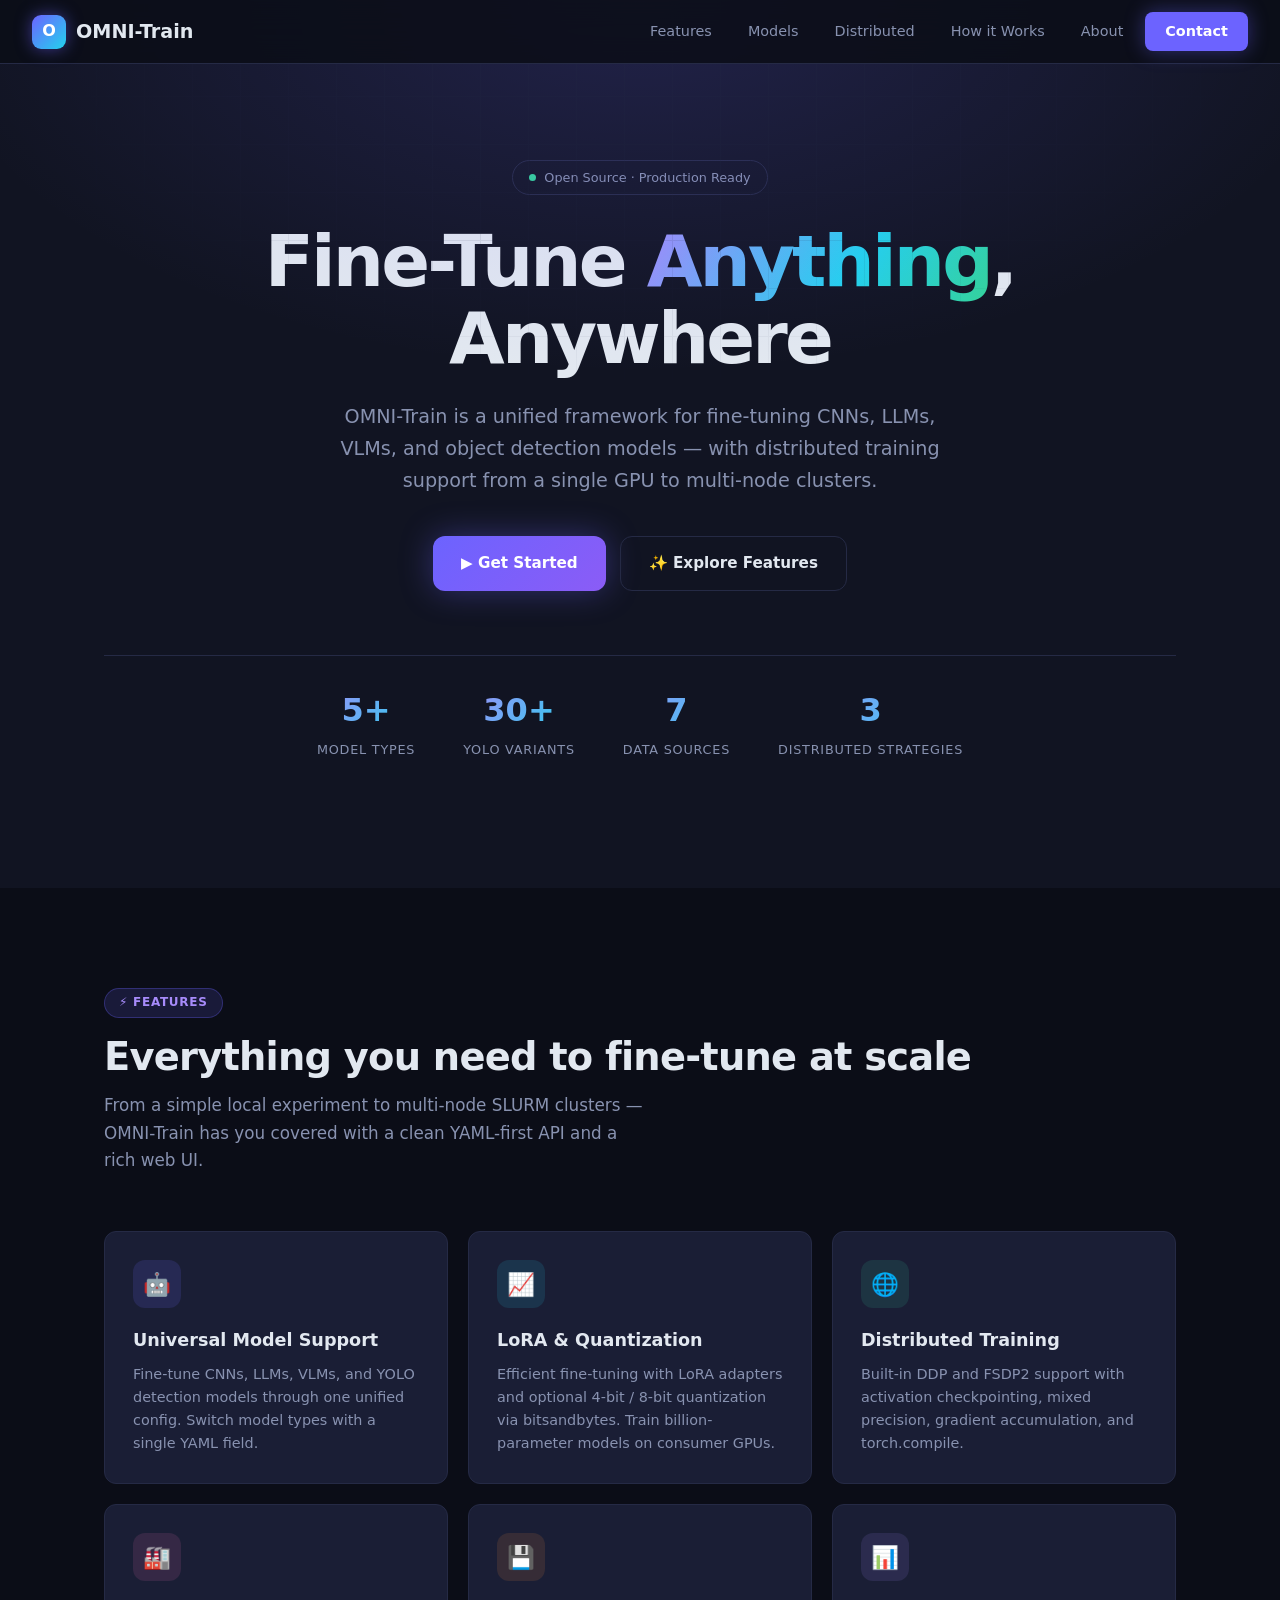
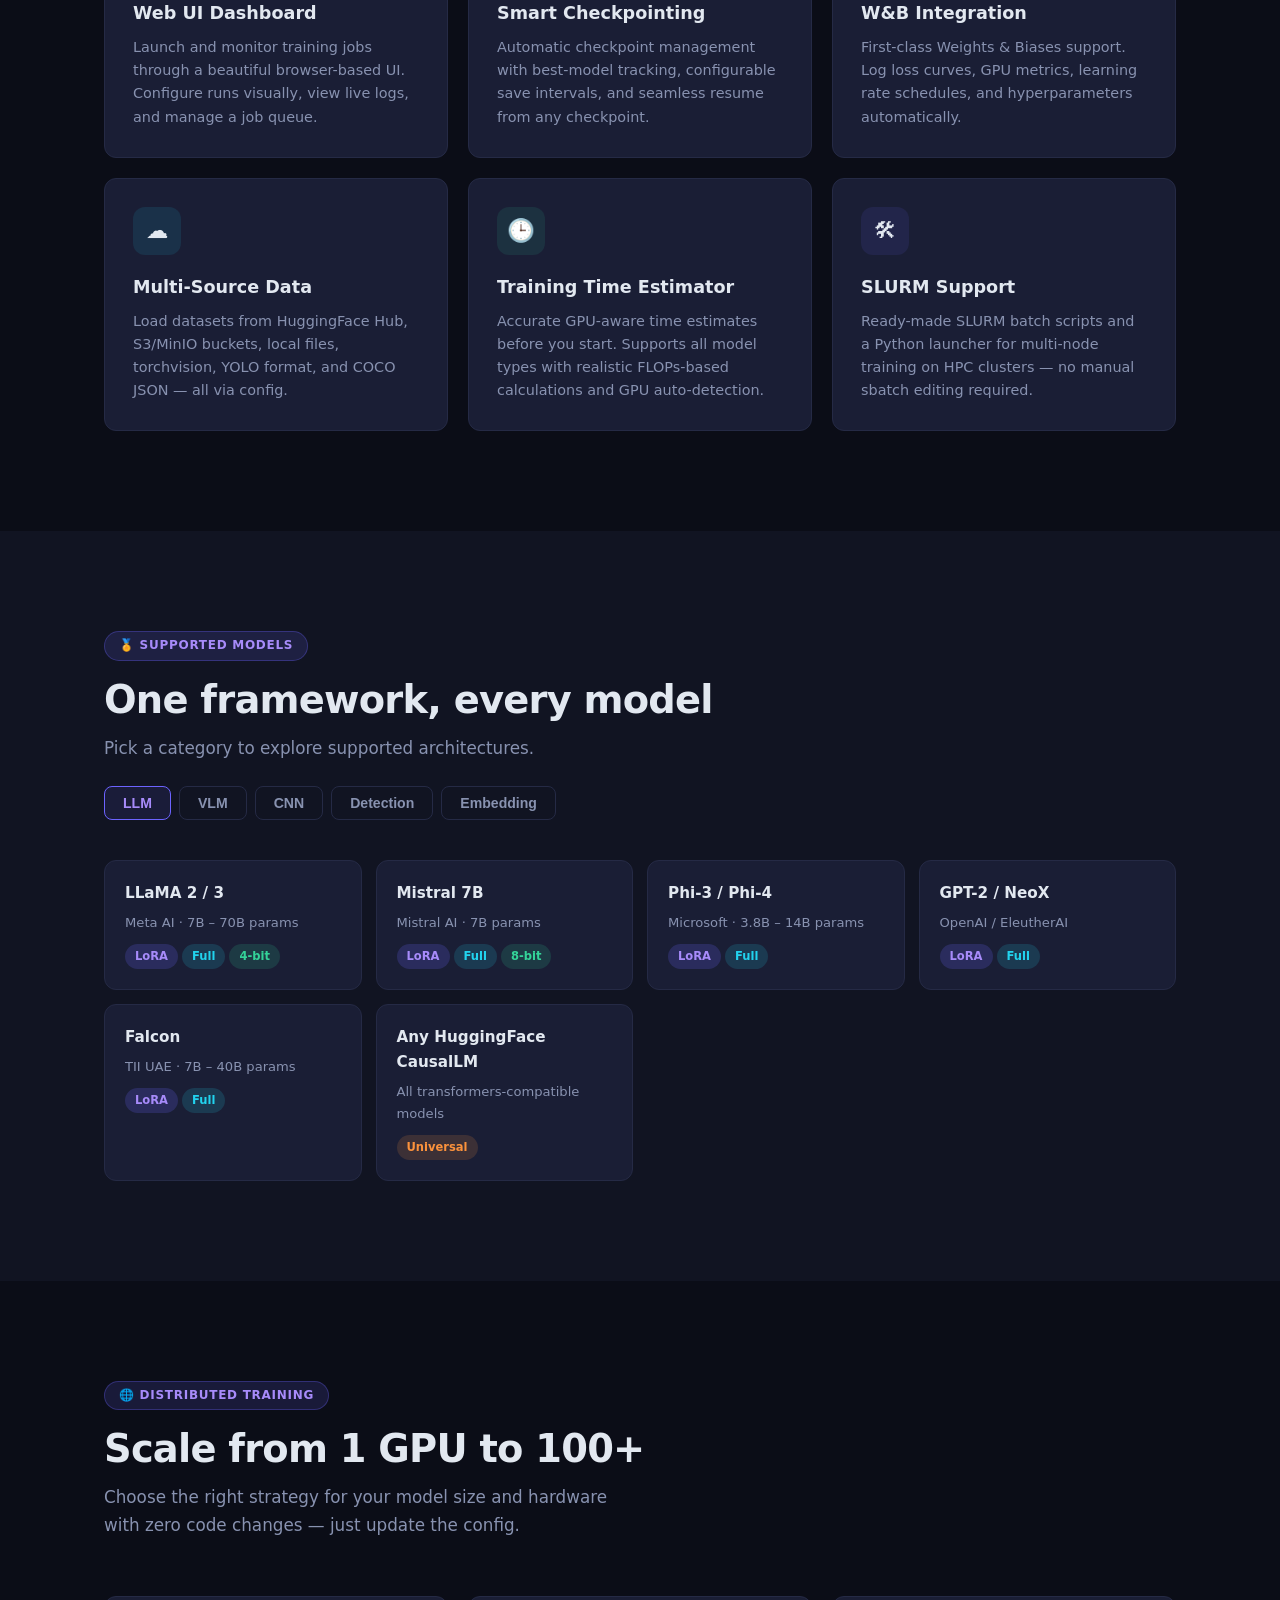
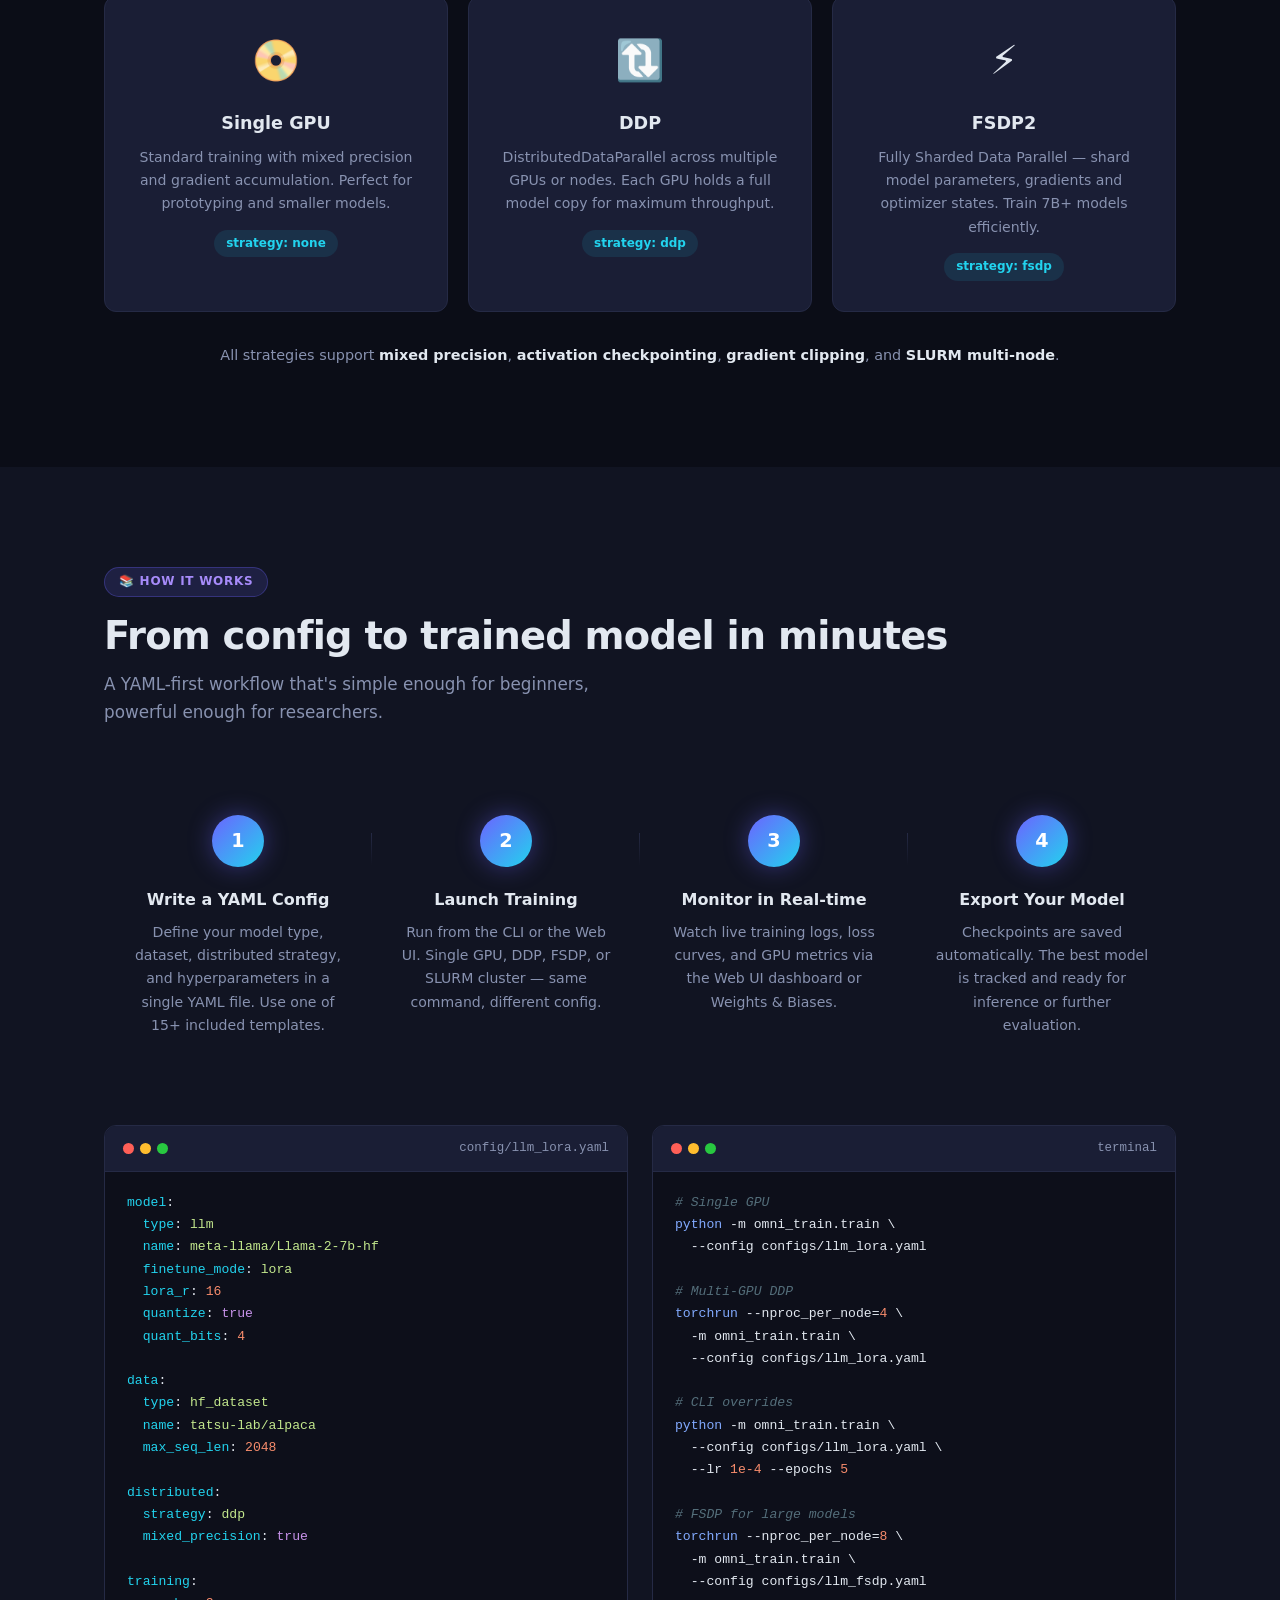
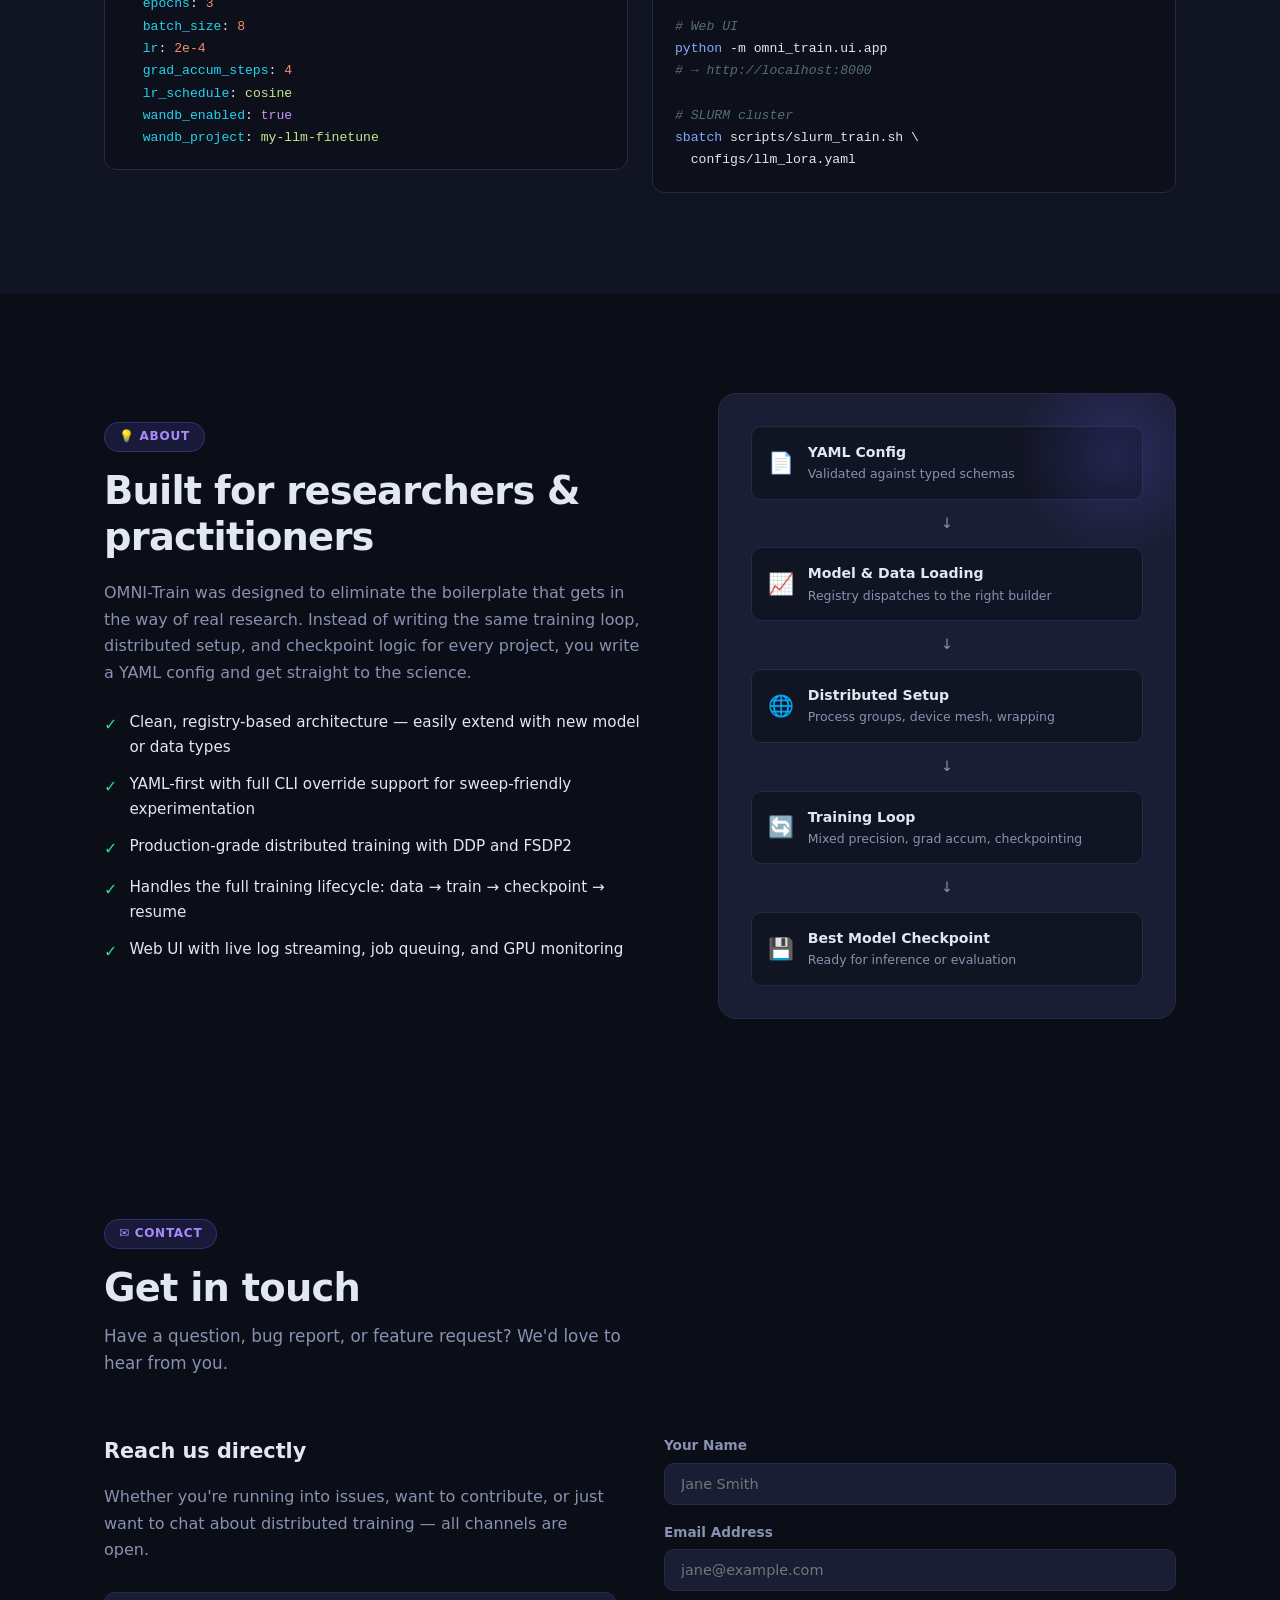
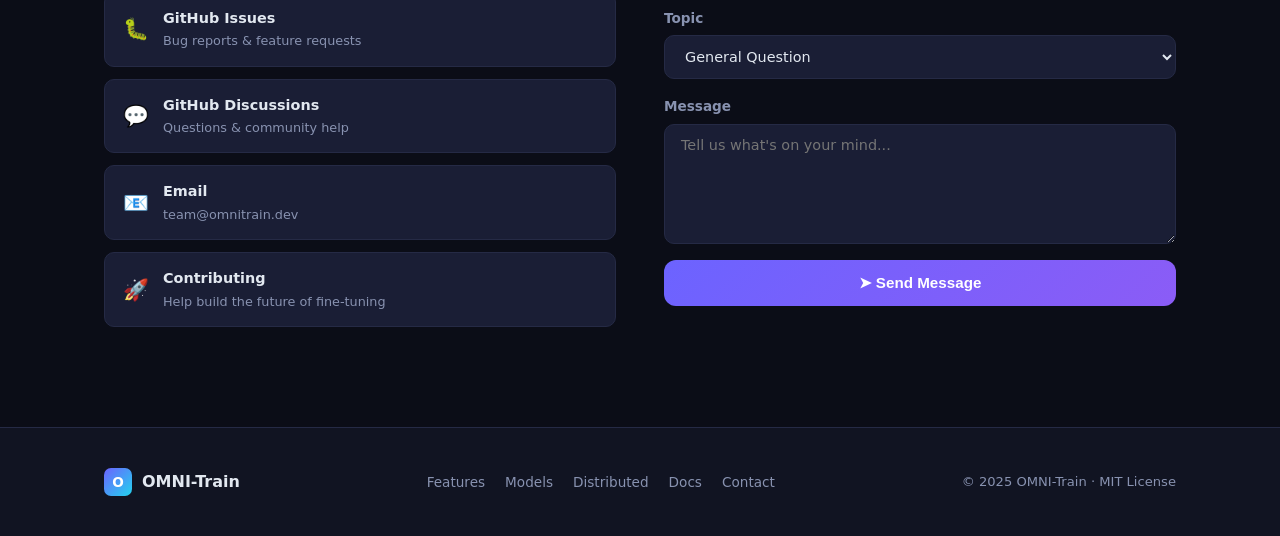
<file: website/index.html>
<!DOCTYPE html>
<html lang="en">
<head>
  <meta charset="UTF-8" />
  <meta name="viewport" content="width=device-width, initial-scale=1.0" />
  <title>OMNI-Train — Fine-Tune Anything, Anywhere</title>
  <style>
    /* ── Reset & Base ── */
    *, *::before, *::after { box-sizing: border-box; margin: 0; padding: 0; }
    :root {
      --bg:        #0b0d17;
      --bg2:       #111422;
      --bg3:       #161929;
      --card:      #1a1e35;
      --border:    #252a45;
      --accent:    #6c63ff;
      --accent2:   #a78bfa;
      --teal:      #22d3ee;
      --green:     #34d399;
      --pink:      #f472b6;
      --orange:    #fb923c;
      --text:      #e2e8f0;
      --muted:     #8892b0;
      --radius:    12px;
      --shadow:    0 8px 32px rgba(0,0,0,.45);
    }
    html { scroll-behavior: smooth; }
    body {
      background: var(--bg);
      color: var(--text);
      font-family: 'Segoe UI', system-ui, -apple-system, sans-serif;
      line-height: 1.65;
      overflow-x: hidden;
    }
    a { color: var(--accent2); text-decoration: none; transition: color .2s; }
    a:hover { color: var(--teal); }

    /* ── Scrollbar ── */
    ::-webkit-scrollbar { width: 6px; }
    ::-webkit-scrollbar-track { background: var(--bg); }
    ::-webkit-scrollbar-thumb { background: var(--border); border-radius: 99px; }

    /* ── Utilities ── */
    .container { max-width: 1120px; margin: 0 auto; padding: 0 24px; }
    .tag {
      display: inline-block;
      padding: 4px 14px;
      border-radius: 99px;
      font-size: .75rem;
      font-weight: 600;
      letter-spacing: .06em;
      text-transform: uppercase;
      background: rgba(108,99,255,.15);
      color: var(--accent2);
      border: 1px solid rgba(108,99,255,.3);
      margin-bottom: 16px;
    }
    .section-title {
      font-size: clamp(1.75rem, 3vw, 2.5rem);
      font-weight: 800;
      letter-spacing: -.02em;
      line-height: 1.2;
      margin-bottom: 12px;
    }
    .section-sub {
      color: var(--muted);
      font-size: 1.05rem;
      max-width: 540px;
    }

    /* ── Navbar ── */
    nav {
      position: fixed; top: 0; left: 0; right: 0; z-index: 100;
      display: flex; align-items: center; justify-content: space-between;
      padding: 0 32px; height: 64px;
      background: rgba(11,13,23,.85);
      backdrop-filter: blur(16px);
      border-bottom: 1px solid var(--border);
      transition: box-shadow .3s;
    }
    nav.scrolled { box-shadow: 0 4px 24px rgba(0,0,0,.5); }
    .nav-logo {
      display: flex; align-items: center; gap: 10px;
      font-size: 1.2rem; font-weight: 800; color: var(--text);
    }
    .nav-logo .logo-icon {
      width: 34px; height: 34px; border-radius: 9px;
      background: linear-gradient(135deg, var(--accent), var(--teal));
      display: flex; align-items: center; justify-content: center;
      font-size: 1rem; font-weight: 900; color: #fff;
      box-shadow: 0 0 16px rgba(108,99,255,.5);
    }
    .nav-links { display: flex; align-items: center; gap: 8px; }
    .nav-links a {
      color: var(--muted);
      padding: 6px 14px;
      border-radius: 8px;
      font-size: .9rem;
      font-weight: 500;
      transition: all .2s;
    }
    .nav-links a:hover { color: var(--text); background: var(--bg3); }
    .nav-cta {
      background: var(--accent) !important;
      color: #fff !important;
      font-weight: 600 !important;
      padding: 8px 20px !important;
      box-shadow: 0 0 20px rgba(108,99,255,.4);
    }
    .nav-cta:hover { background: var(--accent2) !important; box-shadow: 0 0 28px rgba(108,99,255,.6) !important; }
    .hamburger { display: none; flex-direction: column; gap: 5px; cursor: pointer; }
    .hamburger span { display: block; width: 24px; height: 2px; background: var(--text); border-radius: 2px; transition: all .3s; }

    /* ── Hero ── */
    #hero {
      position: relative;
      padding: 160px 0 100px;
      text-align: center;
      overflow: hidden;
    }
    .hero-glow {
      position: absolute; inset: 0; pointer-events: none;
      background: radial-gradient(ellipse 80% 60% at 50% 0%, rgba(108,99,255,.18) 0%, transparent 70%);
    }
    .hero-grid {
      position: absolute; inset: 0; pointer-events: none;
      background-image:
        linear-gradient(var(--border) 1px, transparent 1px),
        linear-gradient(90deg, var(--border) 1px, transparent 1px);
      background-size: 48px 48px;
      opacity: .25;
      mask-image: radial-gradient(ellipse 70% 60% at 50% 0%, black 0%, transparent 80%);
    }
    .hero-badge {
      display: inline-flex; align-items: center; gap: 8px;
      padding: 6px 16px; border-radius: 99px;
      border: 1px solid var(--border);
      background: var(--bg2);
      font-size: .8rem; color: var(--muted);
      margin-bottom: 28px;
    }
    .hero-badge .dot { width: 7px; height: 7px; border-radius: 50%; background: var(--green); animation: pulse 2s infinite; }
    @keyframes pulse { 0%,100%{opacity:1} 50%{opacity:.4} }
    h1 {
      font-size: clamp(2.4rem, 6vw, 4.5rem);
      font-weight: 900;
      letter-spacing: -.04em;
      line-height: 1.07;
      margin-bottom: 24px;
    }
    h1 .grad {
      background: linear-gradient(120deg, var(--accent2) 0%, var(--teal) 60%, var(--green) 100%);
      -webkit-background-clip: text; -webkit-text-fill-color: transparent;
      background-clip: text;
    }
    .hero-sub {
      font-size: clamp(1rem, 2vw, 1.2rem);
      color: var(--muted);
      max-width: 620px;
      margin: 0 auto 40px;
    }
    .hero-btns { display: flex; gap: 14px; justify-content: center; flex-wrap: wrap; margin-bottom: 64px; }
    .btn {
      display: inline-flex; align-items: center; gap: 8px;
      padding: 14px 28px; border-radius: var(--radius);
      font-weight: 700; font-size: .95rem;
      transition: all .25s; cursor: pointer; border: none;
    }
    .btn-primary {
      background: linear-gradient(135deg, var(--accent), #8b5cf6);
      color: #fff;
      box-shadow: 0 0 32px rgba(108,99,255,.35);
    }
    .btn-primary:hover { transform: translateY(-2px); box-shadow: 0 0 48px rgba(108,99,255,.55); color: #fff; }
    .btn-outline {
      background: transparent;
      border: 1.5px solid var(--border);
      color: var(--text);
    }
    .btn-outline:hover { border-color: var(--accent2); color: var(--accent2); transform: translateY(-2px); }
    .hero-stats {
      display: flex; justify-content: center; gap: 48px; flex-wrap: wrap;
      padding: 28px 0;
      border-top: 1px solid var(--border);
    }
    .stat { text-align: center; }
    .stat-val { font-size: 2rem; font-weight: 800; background: linear-gradient(135deg, var(--accent2), var(--teal)); -webkit-background-clip: text; -webkit-text-fill-color: transparent; background-clip: text; }
    .stat-label { font-size: .8rem; color: var(--muted); text-transform: uppercase; letter-spacing: .06em; margin-top: 2px; }

    /* ── Section base ── */
    section { padding: 100px 0; }
    section:nth-child(even) { background: var(--bg2); }

    /* ── Features ── */
    .features-grid {
      display: grid;
      grid-template-columns: repeat(auto-fit, minmax(300px, 1fr));
      gap: 20px;
      margin-top: 56px;
    }
    .feature-card {
      background: var(--card);
      border: 1px solid var(--border);
      border-radius: var(--radius);
      padding: 28px;
      transition: all .3s;
      position: relative;
      overflow: hidden;
    }
    .feature-card::before {
      content: '';
      position: absolute; inset: 0;
      background: linear-gradient(135deg, rgba(108,99,255,.06) 0%, transparent 60%);
      opacity: 0; transition: opacity .3s;
    }
    .feature-card:hover { border-color: rgba(108,99,255,.5); transform: translateY(-4px); box-shadow: var(--shadow); }
    .feature-card:hover::before { opacity: 1; }
    .feature-icon {
      width: 48px; height: 48px; border-radius: 12px;
      display: flex; align-items: center; justify-content: center;
      font-size: 1.4rem; margin-bottom: 18px;
    }
    .feature-card h3 { font-size: 1.1rem; font-weight: 700; margin-bottom: 8px; }
    .feature-card p { color: var(--muted); font-size: .9rem; line-height: 1.6; }

    /* ── Models Table ── */
    .models-header { display: flex; justify-content: space-between; align-items: flex-end; flex-wrap: wrap; gap: 24px; margin-bottom: 40px; }
    .models-tabs { display: flex; gap: 8px; flex-wrap: wrap; }
    .tab-btn {
      padding: 8px 18px; border-radius: 8px; border: 1.5px solid var(--border);
      background: transparent; color: var(--muted); font-size: .88rem; font-weight: 600;
      cursor: pointer; transition: all .2s;
    }
    .tab-btn.active, .tab-btn:hover { border-color: var(--accent); color: var(--accent2); background: rgba(108,99,255,.1); }
    .model-panels > div { display: none; }
    .model-panels > div.active { display: block; }
    .model-grid {
      display: grid;
      grid-template-columns: repeat(auto-fit, minmax(220px, 1fr));
      gap: 14px;
    }
    .model-card {
      background: var(--card); border: 1px solid var(--border); border-radius: var(--radius);
      padding: 20px; transition: all .25s;
    }
    .model-card:hover { border-color: var(--accent); transform: translateY(-2px); }
    .model-card .model-name { font-weight: 700; font-size: .95rem; margin-bottom: 6px; }
    .model-card .model-meta { color: var(--muted); font-size: .82rem; }
    .pill {
      display: inline-block; padding: 3px 10px; border-radius: 99px;
      font-size: .72rem; font-weight: 600; margin-top: 10px; margin-right: 4px;
    }
    .pill-purple { background: rgba(108,99,255,.2); color: var(--accent2); }
    .pill-teal   { background: rgba(34,211,238,.15); color: var(--teal); }
    .pill-green  { background: rgba(52,211,153,.15); color: var(--green); }
    .pill-pink   { background: rgba(244,114,182,.15); color: var(--pink); }
    .pill-orange { background: rgba(251,146,60,.15);  color: var(--orange); }

    /* ── How it works ── */
    .steps {
      display: grid;
      grid-template-columns: repeat(auto-fit, minmax(220px, 1fr));
      gap: 0;
      margin-top: 56px;
      position: relative;
    }
    .step {
      padding: 32px 24px;
      text-align: center;
      position: relative;
    }
    .step:not(:last-child)::after {
      content: '';
      position: absolute; top: 50px; right: 0;
      width: 1px; height: 32px;
      background: linear-gradient(180deg, var(--border), transparent);
    }
    .step-num {
      width: 52px; height: 52px; border-radius: 50%;
      background: linear-gradient(135deg, var(--accent), var(--teal));
      display: flex; align-items: center; justify-content: center;
      font-size: 1.2rem; font-weight: 900; color: #fff;
      margin: 0 auto 20px;
      box-shadow: 0 0 24px rgba(108,99,255,.4);
    }
    .step h3 { font-size: 1rem; font-weight: 700; margin-bottom: 8px; }
    .step p { color: var(--muted); font-size: .88rem; }

    /* ── Code snippet ── */
    .code-showcase {
      display: grid;
      grid-template-columns: 1fr 1fr;
      gap: 24px;
      margin-top: 56px;
      align-items: start;
    }
    .code-block {
      background: #0d0f1a;
      border: 1px solid var(--border);
      border-radius: var(--radius);
      overflow: hidden;
    }
    .code-header {
      display: flex; align-items: center; justify-content: space-between;
      padding: 12px 18px;
      border-bottom: 1px solid var(--border);
      background: var(--card);
    }
    .code-header .dots { display: flex; gap: 6px; }
    .code-header .dots span { width: 11px; height: 11px; border-radius: 50%; }
    .code-header .dots span:nth-child(1) { background: #ff5f57; }
    .code-header .dots span:nth-child(2) { background: #ffbd2e; }
    .code-header .dots span:nth-child(3) { background: #28c840; }
    .code-label { font-size: .78rem; color: var(--muted); font-family: monospace; }
    pre {
      padding: 20px 22px;
      font-family: 'Cascadia Code', 'Fira Code', 'Consolas', monospace;
      font-size: .82rem;
      line-height: 1.7;
      overflow-x: auto;
      tab-size: 2;
    }
    .kw   { color: #c792ea; }
    .str  { color: #c3e88d; }
    .cmt  { color: #546e7a; font-style: italic; }
    .fn   { color: #82aaff; }
    .num  { color: #f78c6c; }
    .key  { color: var(--teal); }

    /* ── Distributed ── */
    .dist-grid {
      display: grid;
      grid-template-columns: repeat(3, 1fr);
      gap: 20px;
      margin-top: 56px;
    }
    .dist-card {
      background: var(--card); border: 1px solid var(--border); border-radius: var(--radius);
      padding: 30px 24px; text-align: center;
      transition: all .3s;
    }
    .dist-card:hover { border-color: var(--teal); transform: translateY(-3px); box-shadow: 0 8px 32px rgba(34,211,238,.1); }
    .dist-icon { font-size: 2.5rem; margin-bottom: 16px; }
    .dist-card h3 { font-size: 1.1rem; font-weight: 700; margin-bottom: 8px; }
    .dist-card p { color: var(--muted); font-size: .88rem; }
    .dist-tag { display: inline-block; margin-top: 14px; font-size: .75rem; font-weight: 700; color: var(--teal); background: rgba(34,211,238,.1); padding: 4px 12px; border-radius: 99px; }

    /* ── About ── */
    .about-grid {
      display: grid;
      grid-template-columns: 1.2fr 1fr;
      gap: 64px;
      align-items: center;
    }
    .about-text h2 { font-size: clamp(1.75rem, 3vw, 2.5rem); font-weight: 800; line-height: 1.2; margin-bottom: 20px; }
    .about-text p { color: var(--muted); margin-bottom: 16px; }
    .about-list { list-style: none; margin: 24px 0; display: flex; flex-direction: column; gap: 12px; }
    .about-list li { display: flex; align-items: flex-start; gap: 12px; font-size: .95rem; }
    .about-list li .check { color: var(--green); font-size: 1rem; margin-top: 2px; flex-shrink: 0; }
    .about-visual {
      background: var(--card); border: 1px solid var(--border); border-radius: 18px;
      padding: 32px; position: relative; overflow: hidden;
    }
    .about-visual::before {
      content: '';
      position: absolute; top: -40px; right: -40px;
      width: 200px; height: 200px; border-radius: 50%;
      background: radial-gradient(circle, rgba(108,99,255,.2), transparent 70%);
    }
    .pipeline {
      display: flex; flex-direction: column; gap: 12px;
    }
    .pipe-step {
      display: flex; align-items: center; gap: 14px;
      padding: 14px 16px; border-radius: 10px;
      background: var(--bg2); border: 1px solid var(--border);
    }
    .pipe-step .pipe-icon { font-size: 1.3rem; }
    .pipe-step .pipe-label { font-size: .88rem; font-weight: 600; }
    .pipe-step .pipe-desc { font-size: .78rem; color: var(--muted); }
    .pipe-arrow { text-align: center; color: var(--muted); font-size: .9rem; }

    /* ── Contact ── */
    #contact { background: var(--bg); }
    .contact-grid {
      display: grid;
      grid-template-columns: 1fr 1fr;
      gap: 48px;
      margin-top: 56px;
    }
    .contact-info h3 { font-size: 1.3rem; font-weight: 700; margin-bottom: 16px; }
    .contact-info p { color: var(--muted); margin-bottom: 28px; }
    .contact-links { display: flex; flex-direction: column; gap: 12px; }
    .contact-link {
      display: flex; align-items: center; gap: 14px;
      padding: 14px 18px; border-radius: 10px;
      background: var(--card); border: 1px solid var(--border);
      color: var(--text); font-size: .9rem; font-weight: 500;
      transition: all .2s;
    }
    .contact-link:hover { border-color: var(--accent); transform: translateX(4px); color: var(--text); }
    .contact-link .cl-icon { font-size: 1.3rem; }
    .contact-form { display: flex; flex-direction: column; gap: 16px; }
    .form-group { display: flex; flex-direction: column; gap: 6px; }
    .form-group label { font-size: .85rem; font-weight: 600; color: var(--muted); }
    .form-group input, .form-group textarea, .form-group select {
      padding: 12px 16px; border-radius: 10px;
      background: var(--card); border: 1.5px solid var(--border);
      color: var(--text); font-size: .9rem; font-family: inherit;
      transition: border-color .2s; resize: vertical;
      outline: none;
    }
    .form-group input:focus, .form-group textarea:focus, .form-group select:focus { border-color: var(--accent); }
    .form-group textarea { min-height: 120px; }
    .form-group select option { background: var(--card); }
    .form-submit {
      display: inline-flex; align-items: center; justify-content: center; gap: 8px;
      padding: 14px 28px; border-radius: var(--radius);
      background: linear-gradient(135deg, var(--accent), #8b5cf6);
      color: #fff; font-weight: 700; font-size: .95rem;
      border: none; cursor: pointer; transition: all .25s;
      width: 100%;
    }
    .form-submit:hover { transform: translateY(-2px); box-shadow: 0 8px 24px rgba(108,99,255,.4); }
    .form-msg { display: none; padding: 12px 16px; border-radius: 10px; font-size: .9rem; font-weight: 600; }
    .form-msg.success { background: rgba(52,211,153,.15); color: var(--green); border: 1px solid rgba(52,211,153,.3); display: block; }
    .form-msg.error { background: rgba(248,113,113,.15); color: #f87171; border: 1px solid rgba(248,113,113,.3); display: block; }

    /* ── Footer ── */
    footer {
      background: var(--bg2);
      border-top: 1px solid var(--border);
      padding: 40px 0;
    }
    .footer-inner {
      display: flex; align-items: center; justify-content: space-between;
      flex-wrap: wrap; gap: 20px;
    }
    .footer-logo { display: flex; align-items: center; gap: 10px; font-weight: 800; font-size: 1rem; color: var(--text); }
    .footer-logo .logo-icon { width: 28px; height: 28px; border-radius: 7px; background: linear-gradient(135deg, var(--accent), var(--teal)); display: flex; align-items: center; justify-content: center; font-weight: 900; font-size: .85rem; color: #fff; }
    .footer-links { display: flex; gap: 20px; flex-wrap: wrap; }
    .footer-links a { color: var(--muted); font-size: .85rem; transition: color .2s; }
    .footer-links a:hover { color: var(--text); }
    .footer-right { color: var(--muted); font-size: .82rem; }

    /* ── Responsive ── */
    @media (max-width: 768px) {
      nav { padding: 0 18px; }
      .nav-links { display: none; position: fixed; top: 64px; left: 0; right: 0; background: var(--bg2); border-bottom: 1px solid var(--border); flex-direction: column; padding: 16px; gap: 4px; }
      .nav-links.open { display: flex; }
      .nav-links a { padding: 12px 16px; }
      .hamburger { display: flex; }
      h1 { font-size: 2.2rem; }
      .code-showcase { grid-template-columns: 1fr; }
      .about-grid { grid-template-columns: 1fr; }
      .contact-grid { grid-template-columns: 1fr; }
      .dist-grid { grid-template-columns: 1fr; }
      .steps { grid-template-columns: 1fr 1fr; }
      .hero-stats { gap: 28px; }
    }
    @media (max-width: 480px) {
      .steps { grid-template-columns: 1fr; }
      .step:not(:last-child)::after { display: none; }
    }

    /* ── Scroll reveal ── */
    .reveal { opacity: 0; transform: translateY(28px); transition: opacity .6s ease, transform .6s ease; }
    .reveal.visible { opacity: 1; transform: none; }

    /* ── Gradient border card ── */
    .grad-border {
      background: linear-gradient(var(--card), var(--card)) padding-box,
                  linear-gradient(135deg, var(--accent), var(--teal)) border-box;
      border: 1.5px solid transparent;
    }
  </style>
</head>
<body>

<!-- ── Navbar ── -->
<nav id="navbar">
  <div class="nav-logo">
    <div class="logo-icon">O</div>
    OMNI-Train
  </div>
  <div class="nav-links" id="navLinks">
    <a href="#features">Features</a>
    <a href="#models">Models</a>
    <a href="#distributed">Distributed</a>
    <a href="#how-it-works">How it Works</a>
    <a href="#about">About</a>
    <a href="#contact" class="nav-cta">Contact</a>
  </div>
  <div class="hamburger" id="hamburger" onclick="toggleMenu()">
    <span></span><span></span><span></span>
  </div>
</nav>

<!-- ── Hero ── -->
<section id="hero">
  <div class="hero-glow"></div>
  <div class="hero-grid"></div>
  <div class="container">
    <div class="hero-badge">
      <span class="dot"></span>
      Open Source · Production Ready
    </div>
    <h1>
      Fine-Tune <span class="grad">Anything</span>,<br>Anywhere
    </h1>
    <p class="hero-sub">
      OMNI-Train is a unified framework for fine-tuning CNNs, LLMs, VLMs,
      and object detection models — with distributed training support from
      a single GPU to multi-node clusters.
    </p>
    <div class="hero-btns">
      <a href="#how-it-works" class="btn btn-primary">
        &#9654; Get Started
      </a>
      <a href="#features" class="btn btn-outline">
        &#10024; Explore Features
      </a>
    </div>
    <div class="hero-stats">
      <div class="stat">
        <div class="stat-val">5+</div>
        <div class="stat-label">Model Types</div>
      </div>
      <div class="stat">
        <div class="stat-val">30+</div>
        <div class="stat-label">YOLO Variants</div>
      </div>
      <div class="stat">
        <div class="stat-val">7</div>
        <div class="stat-label">Data Sources</div>
      </div>
      <div class="stat">
        <div class="stat-val">3</div>
        <div class="stat-label">Distributed Strategies</div>
      </div>
    </div>
  </div>
</section>

<!-- ── Features ── -->
<section id="features">
  <div class="container">
    <span class="tag">&#9889; Features</span>
    <h2 class="section-title">Everything you need to fine-tune at scale</h2>
    <p class="section-sub">
      From a simple local experiment to multi-node SLURM clusters — OMNI-Train has you covered with a clean YAML-first API and a rich web UI.
    </p>
    <div class="features-grid">

      <div class="feature-card reveal">
        <div class="feature-icon" style="background:rgba(108,99,255,.15)">&#129302;</div>
        <h3>Universal Model Support</h3>
        <p>Fine-tune CNNs, LLMs, VLMs, and YOLO detection models through one unified config. Switch model types with a single YAML field.</p>
      </div>

      <div class="feature-card reveal">
        <div class="feature-icon" style="background:rgba(34,211,238,.12)">&#128200;</div>
        <h3>LoRA &amp; Quantization</h3>
        <p>Efficient fine-tuning with LoRA adapters and optional 4-bit / 8-bit quantization via bitsandbytes. Train billion-parameter models on consumer GPUs.</p>
      </div>

      <div class="feature-card reveal">
        <div class="feature-icon" style="background:rgba(52,211,153,.12)">&#127760;</div>
        <h3>Distributed Training</h3>
        <p>Built-in DDP and FSDP2 support with activation checkpointing, mixed precision, gradient accumulation, and torch.compile.</p>
      </div>

      <div class="feature-card reveal">
        <div class="feature-icon" style="background:rgba(244,114,182,.12)">&#127981;</div>
        <h3>Web UI Dashboard</h3>
        <p>Launch and monitor training jobs through a beautiful browser-based UI. Configure runs visually, view live logs, and manage a job queue.</p>
      </div>

      <div class="feature-card reveal">
        <div class="feature-icon" style="background:rgba(251,146,60,.12)">&#128190;</div>
        <h3>Smart Checkpointing</h3>
        <p>Automatic checkpoint management with best-model tracking, configurable save intervals, and seamless resume from any checkpoint.</p>
      </div>

      <div class="feature-card reveal">
        <div class="feature-icon" style="background:rgba(167,139,250,.12)">&#128202;</div>
        <h3>W&amp;B Integration</h3>
        <p>First-class Weights &amp; Biases support. Log loss curves, GPU metrics, learning rate schedules, and hyperparameters automatically.</p>
      </div>

      <div class="feature-card reveal">
        <div class="feature-icon" style="background:rgba(34,211,238,.1)">&#9729;</div>
        <h3>Multi-Source Data</h3>
        <p>Load datasets from HuggingFace Hub, S3/MinIO buckets, local files, torchvision, YOLO format, and COCO JSON — all via config.</p>
      </div>

      <div class="feature-card reveal">
        <div class="feature-icon" style="background:rgba(52,211,153,.1)">&#128338;</div>
        <h3>Training Time Estimator</h3>
        <p>Accurate GPU-aware time estimates before you start. Supports all model types with realistic FLOPs-based calculations and GPU auto-detection.</p>
      </div>

      <div class="feature-card reveal">
        <div class="feature-icon" style="background:rgba(108,99,255,.1)">&#128736;</div>
        <h3>SLURM Support</h3>
        <p>Ready-made SLURM batch scripts and a Python launcher for multi-node training on HPC clusters — no manual sbatch editing required.</p>
      </div>

    </div>
  </div>
</section>

<!-- ── Models ── -->
<section id="models">
  <div class="container">
    <div class="models-header">
      <div>
        <span class="tag">&#127941; Supported Models</span>
        <h2 class="section-title">One framework, every model</h2>
        <p class="section-sub">Pick a category to explore supported architectures.</p>
      </div>
      <div class="models-tabs">
        <button class="tab-btn active" onclick="switchTab('llm')">LLM</button>
        <button class="tab-btn" onclick="switchTab('vlm')">VLM</button>
        <button class="tab-btn" onclick="switchTab('cnn')">CNN</button>
        <button class="tab-btn" onclick="switchTab('detection')">Detection</button>
        <button class="tab-btn" onclick="switchTab('embedding')">Embedding</button>
      </div>
    </div>

    <div class="model-panels">

      <div id="panel-llm" class="active">
        <div class="model-grid">
          <div class="model-card"><div class="model-name">LLaMA 2 / 3</div><div class="model-meta">Meta AI · 7B – 70B params</div><span class="pill pill-purple">LoRA</span><span class="pill pill-teal">Full</span><span class="pill pill-green">4-bit</span></div>
          <div class="model-card"><div class="model-name">Mistral 7B</div><div class="model-meta">Mistral AI · 7B params</div><span class="pill pill-purple">LoRA</span><span class="pill pill-teal">Full</span><span class="pill pill-green">8-bit</span></div>
          <div class="model-card"><div class="model-name">Phi-3 / Phi-4</div><div class="model-meta">Microsoft · 3.8B – 14B params</div><span class="pill pill-purple">LoRA</span><span class="pill pill-teal">Full</span></div>
          <div class="model-card"><div class="model-name">GPT-2 / NeoX</div><div class="model-meta">OpenAI / EleutherAI</div><span class="pill pill-purple">LoRA</span><span class="pill pill-teal">Full</span></div>
          <div class="model-card"><div class="model-name">Falcon</div><div class="model-meta">TII UAE · 7B – 40B params</div><span class="pill pill-purple">LoRA</span><span class="pill pill-teal">Full</span></div>
          <div class="model-card"><div class="model-name">Any HuggingFace CausalLM</div><div class="model-meta">All transformers-compatible models</div><span class="pill pill-orange">Universal</span></div>
        </div>
      </div>

      <div id="panel-vlm">
        <div class="model-grid">
          <div class="model-card"><div class="model-name">LLaVA</div><div class="model-meta">Vision-Language · 7B – 13B</div><span class="pill pill-purple">LoRA</span><span class="pill pill-teal">Full</span><span class="pill pill-green">4-bit</span></div>
          <div class="model-card"><div class="model-name">BLIP-2</div><div class="model-meta">Salesforce · Multimodal QA</div><span class="pill pill-purple">LoRA</span><span class="pill pill-teal">Full</span></div>
          <div class="model-card"><div class="model-name">Qwen-VL</div><div class="model-meta">Alibaba · Multimodal</div><span class="pill pill-purple">LoRA</span><span class="pill pill-teal">Full</span></div>
          <div class="model-card"><div class="model-name">InstructBLIP</div><div class="model-meta">Salesforce · Instruction-tuned</div><span class="pill pill-purple">LoRA</span><span class="pill pill-teal">Full</span></div>
          <div class="model-card"><div class="model-name">CogVLM</div><div class="model-meta">Zhipu AI · Visual Understanding</div><span class="pill pill-purple">LoRA</span></div>
        </div>
      </div>

      <div id="panel-cnn">
        <div class="model-grid">
          <div class="model-card"><div class="model-name">ResNet Family</div><div class="model-meta">ResNet-18/34/50/101/152</div><span class="pill pill-teal">Full</span><span class="pill pill-pink">Freeze Backbone</span></div>
          <div class="model-card"><div class="model-name">Vision Transformer</div><div class="model-meta">ViT-B/16, ViT-L/16, ViT-H/14</div><span class="pill pill-teal">Full</span></div>
          <div class="model-card"><div class="model-name">EfficientNet</div><div class="model-meta">EfficientNet-B0 to B7</div><span class="pill pill-teal">Full</span><span class="pill pill-pink">Freeze Backbone</span></div>
          <div class="model-card"><div class="model-name">ConvNeXt</div><div class="model-meta">Tiny / Small / Base / Large</div><span class="pill pill-teal">Full</span></div>
          <div class="model-card"><div class="model-name">MobileNet V3</div><div class="model-meta">Efficient edge deployment</div><span class="pill pill-teal">Full</span></div>
          <div class="model-card"><div class="model-name">All torchvision models</div><div class="model-meta">Pretrained on ImageNet</div><span class="pill pill-orange">Universal</span></div>
        </div>
      </div>

      <div id="panel-detection">
        <div class="model-grid">
          <div class="model-card"><div class="model-name">YOLOv5</div><div class="model-meta">n / s / m / l / x variants</div><span class="pill pill-orange">Ultralytics</span></div>
          <div class="model-card"><div class="model-name">YOLOv8</div><div class="model-meta">n / s / m / l / x variants</div><span class="pill pill-orange">Ultralytics</span></div>
          <div class="model-card"><div class="model-name">YOLOv9</div><div class="model-meta">t / s / m / c / e variants</div><span class="pill pill-orange">Ultralytics</span></div>
          <div class="model-card"><div class="model-name">YOLOv10</div><div class="model-meta">n / s / m / l / x variants</div><span class="pill pill-orange">Ultralytics</span></div>
          <div class="model-card"><div class="model-name">YOLOv11 / v12</div><div class="model-meta">Latest generation variants</div><span class="pill pill-orange">Ultralytics</span></div>
          <div class="model-card"><div class="model-name">RT-DETR</div><div class="model-meta">rtdetr-l / rtdetr-x</div><span class="pill pill-pink">Transformer</span></div>
          <div class="model-card"><div class="model-name">YOLO-World</div><div class="model-meta">Open-vocabulary detection</div><span class="pill pill-teal">Zero-shot</span></div>
        </div>
      </div>

      <div id="panel-embedding">
        <div class="model-grid">
          <div class="model-card"><div class="model-name">BERT / RoBERTa</div><div class="model-meta">Text embeddings · 110M – 340M</div><span class="pill pill-purple">LoRA</span><span class="pill pill-teal">InfoNCE</span><span class="pill pill-pink">Triplet</span></div>
          <div class="model-card"><div class="model-name">CLIP</div><div class="model-meta">Vision-text contrastive · OpenAI</div><span class="pill pill-orange">Contrastive</span></div>
          <div class="model-card"><div class="model-name">Sentence Transformers</div><div class="model-meta">All SBERT-compatible models</div><span class="pill pill-green">MNRL</span></div>
          <div class="model-card"><div class="model-name">ResNet Embedding</div><div class="model-meta">Vision feature extraction</div><span class="pill pill-teal">Cosine</span></div>
        </div>
      </div>

    </div>
  </div>
</section>

<!-- ── Distributed ── -->
<section id="distributed">
  <div class="container">
    <span class="tag">&#127760; Distributed Training</span>
    <h2 class="section-title">Scale from 1 GPU to 100+</h2>
    <p class="section-sub">Choose the right strategy for your model size and hardware with zero code changes — just update the config.</p>
    <div class="dist-grid reveal">

      <div class="dist-card">
        <div class="dist-icon">&#128192;</div>
        <h3>Single GPU</h3>
        <p>Standard training with mixed precision and gradient accumulation. Perfect for prototyping and smaller models.</p>
        <div class="dist-tag">strategy: none</div>
      </div>

      <div class="dist-card">
        <div class="dist-icon">&#128259;</div>
        <h3>DDP</h3>
        <p>DistributedDataParallel across multiple GPUs or nodes. Each GPU holds a full model copy for maximum throughput.</p>
        <div class="dist-tag">strategy: ddp</div>
      </div>

      <div class="dist-card">
        <div class="dist-icon">&#9889;</div>
        <h3>FSDP2</h3>
        <p>Fully Sharded Data Parallel — shard model parameters, gradients and optimizer states. Train 7B+ models efficiently.</p>
        <div class="dist-tag">strategy: fsdp</div>
      </div>

    </div>
    <div style="margin-top:32px;text-align:center;color:var(--muted);font-size:.9rem">
      All strategies support <strong style="color:var(--text)">mixed precision</strong>, <strong style="color:var(--text)">activation checkpointing</strong>, <strong style="color:var(--text)">gradient clipping</strong>, and <strong style="color:var(--text)">SLURM multi-node</strong>.
    </div>
  </div>
</section>

<!-- ── How It Works ── -->
<section id="how-it-works">
  <div class="container">
    <span class="tag">&#128218; How It Works</span>
    <h2 class="section-title">From config to trained model in minutes</h2>
    <p class="section-sub">A YAML-first workflow that's simple enough for beginners, powerful enough for researchers.</p>

    <div class="steps">
      <div class="step reveal">
        <div class="step-num">1</div>
        <h3>Write a YAML Config</h3>
        <p>Define your model type, dataset, distributed strategy, and hyperparameters in a single YAML file. Use one of 15+ included templates.</p>
      </div>
      <div class="step reveal">
        <div class="step-num">2</div>
        <h3>Launch Training</h3>
        <p>Run from the CLI or the Web UI. Single GPU, DDP, FSDP, or SLURM cluster — same command, different config.</p>
      </div>
      <div class="step reveal">
        <div class="step-num">3</div>
        <h3>Monitor in Real-time</h3>
        <p>Watch live training logs, loss curves, and GPU metrics via the Web UI dashboard or Weights &amp; Biases.</p>
      </div>
      <div class="step reveal">
        <div class="step-num">4</div>
        <h3>Export Your Model</h3>
        <p>Checkpoints are saved automatically. The best model is tracked and ready for inference or further evaluation.</p>
      </div>
    </div>

    <div class="code-showcase reveal" style="margin-top:56px">
      <div class="code-block">
        <div class="code-header">
          <div class="dots"><span></span><span></span><span></span></div>
          <span class="code-label">config/llm_lora.yaml</span>
        </div>
<pre><span class="key">model</span>:
  <span class="key">type</span>: <span class="str">llm</span>
  <span class="key">name</span>: <span class="str">meta-llama/Llama-2-7b-hf</span>
  <span class="key">finetune_mode</span>: <span class="str">lora</span>
  <span class="key">lora_r</span>: <span class="num">16</span>
  <span class="key">quantize</span>: <span class="kw">true</span>
  <span class="key">quant_bits</span>: <span class="num">4</span>

<span class="key">data</span>:
  <span class="key">type</span>: <span class="str">hf_dataset</span>
  <span class="key">name</span>: <span class="str">tatsu-lab/alpaca</span>
  <span class="key">max_seq_len</span>: <span class="num">2048</span>

<span class="key">distributed</span>:
  <span class="key">strategy</span>: <span class="str">ddp</span>
  <span class="key">mixed_precision</span>: <span class="kw">true</span>

<span class="key">training</span>:
  <span class="key">epochs</span>: <span class="num">3</span>
  <span class="key">batch_size</span>: <span class="num">8</span>
  <span class="key">lr</span>: <span class="num">2e-4</span>
  <span class="key">grad_accum_steps</span>: <span class="num">4</span>
  <span class="key">lr_schedule</span>: <span class="str">cosine</span>
  <span class="key">wandb_enabled</span>: <span class="kw">true</span>
  <span class="key">wandb_project</span>: <span class="str">my-llm-finetune</span></pre>
      </div>

      <div class="code-block">
        <div class="code-header">
          <div class="dots"><span></span><span></span><span></span></div>
          <span class="code-label">terminal</span>
        </div>
<pre><span class="cmt"># Single GPU</span>
<span class="fn">python</span> -m omni_train.train \
  --config configs/llm_lora.yaml

<span class="cmt"># Multi-GPU DDP</span>
<span class="fn">torchrun</span> --nproc_per_node=<span class="num">4</span> \
  -m omni_train.train \
  --config configs/llm_lora.yaml

<span class="cmt"># CLI overrides</span>
<span class="fn">python</span> -m omni_train.train \
  --config configs/llm_lora.yaml \
  --lr <span class="num">1e-4</span> --epochs <span class="num">5</span>

<span class="cmt"># FSDP for large models</span>
<span class="fn">torchrun</span> --nproc_per_node=<span class="num">8</span> \
  -m omni_train.train \
  --config configs/llm_fsdp.yaml

<span class="cmt"># Web UI</span>
<span class="fn">python</span> -m omni_train.ui.app
<span class="cmt"># → http://localhost:8000</span>

<span class="cmt"># SLURM cluster</span>
<span class="fn">sbatch</span> scripts/slurm_train.sh \
  configs/llm_lora.yaml</pre>
      </div>
    </div>
  </div>
</section>

<!-- ── About ── -->
<section id="about">
  <div class="container">
    <div class="about-grid">
      <div class="about-text reveal">
        <span class="tag">&#128161; About</span>
        <h2 class="section-title">Built for researchers &amp; practitioners</h2>
        <p>OMNI-Train was designed to eliminate the boilerplate that gets in the way of real research. Instead of writing the same training loop, distributed setup, and checkpoint logic for every project, you write a YAML config and get straight to the science.</p>
        <ul class="about-list">
          <li><span class="check">&#10003;</span> <span>Clean, registry-based architecture — easily extend with new model or data types</span></li>
          <li><span class="check">&#10003;</span> <span>YAML-first with full CLI override support for sweep-friendly experimentation</span></li>
          <li><span class="check">&#10003;</span> <span>Production-grade distributed training with DDP and FSDP2</span></li>
          <li><span class="check">&#10003;</span> <span>Handles the full training lifecycle: data → train → checkpoint → resume</span></li>
          <li><span class="check">&#10003;</span> <span>Web UI with live log streaming, job queuing, and GPU monitoring</span></li>
        </ul>
      </div>
      <div class="about-visual reveal">
        <div class="pipeline">
          <div class="pipe-step">
            <span class="pipe-icon">&#128196;</span>
            <div>
              <div class="pipe-label">YAML Config</div>
              <div class="pipe-desc">Validated against typed schemas</div>
            </div>
          </div>
          <div class="pipe-arrow">&#8595;</div>
          <div class="pipe-step">
            <span class="pipe-icon">&#128200;</span>
            <div>
              <div class="pipe-label">Model &amp; Data Loading</div>
              <div class="pipe-desc">Registry dispatches to the right builder</div>
            </div>
          </div>
          <div class="pipe-arrow">&#8595;</div>
          <div class="pipe-step">
            <span class="pipe-icon">&#127760;</span>
            <div>
              <div class="pipe-label">Distributed Setup</div>
              <div class="pipe-desc">Process groups, device mesh, wrapping</div>
            </div>
          </div>
          <div class="pipe-arrow">&#8595;</div>
          <div class="pipe-step">
            <span class="pipe-icon">&#128260;</span>
            <div>
              <div class="pipe-label">Training Loop</div>
              <div class="pipe-desc">Mixed precision, grad accum, checkpointing</div>
            </div>
          </div>
          <div class="pipe-arrow">&#8595;</div>
          <div class="pipe-step">
            <span class="pipe-icon">&#128190;</span>
            <div>
              <div class="pipe-label">Best Model Checkpoint</div>
              <div class="pipe-desc">Ready for inference or evaluation</div>
            </div>
          </div>
        </div>
      </div>
    </div>
  </div>
</section>

<!-- ── Contact ── -->
<section id="contact">
  <div class="container">
    <span class="tag">&#9993; Contact</span>
    <h2 class="section-title">Get in touch</h2>
    <p class="section-sub">Have a question, bug report, or feature request? We'd love to hear from you.</p>

    <div class="contact-grid">
      <div class="contact-info reveal">
        <h3>Reach us directly</h3>
        <p>Whether you're running into issues, want to contribute, or just want to chat about distributed training — all channels are open.</p>
        <div class="contact-links">
          <a href="#" class="contact-link">
            <span class="cl-icon">&#128027;</span>
            <div>
              <div style="font-weight:700">GitHub Issues</div>
              <div style="font-size:.8rem;color:var(--muted)">Bug reports &amp; feature requests</div>
            </div>
          </a>
          <a href="#" class="contact-link">
            <span class="cl-icon">&#128172;</span>
            <div>
              <div style="font-weight:700">GitHub Discussions</div>
              <div style="font-size:.8rem;color:var(--muted)">Questions &amp; community help</div>
            </div>
          </a>
          <a href="#" class="contact-link">
            <span class="cl-icon">&#128231;</span>
            <div>
              <div style="font-weight:700">Email</div>
              <div style="font-size:.8rem;color:var(--muted)">team@omnitrain.dev</div>
            </div>
          </a>
          <a href="#" class="contact-link">
            <span class="cl-icon">&#128640;</span>
            <div>
              <div style="font-weight:700">Contributing</div>
              <div style="font-size:.8rem;color:var(--muted)">Help build the future of fine-tuning</div>
            </div>
          </a>
        </div>
      </div>

      <div class="reveal">
        <form class="contact-form" id="contactForm" onsubmit="submitForm(event)">
          <div class="form-group">
            <label>Your Name</label>
            <input type="text" placeholder="Jane Smith" required />
          </div>
          <div class="form-group">
            <label>Email Address</label>
            <input type="email" placeholder="jane@example.com" required />
          </div>
          <div class="form-group">
            <label>Topic</label>
            <select>
              <option>General Question</option>
              <option>Bug Report</option>
              <option>Feature Request</option>
              <option>Contributing</option>
              <option>Enterprise / Licensing</option>
            </select>
          </div>
          <div class="form-group">
            <label>Message</label>
            <textarea placeholder="Tell us what's on your mind..." required></textarea>
          </div>
          <div class="form-msg" id="formMsg"></div>
          <button type="submit" class="form-submit">&#10148; Send Message</button>
        </form>
      </div>
    </div>
  </div>
</section>

<!-- ── Footer ── -->
<footer>
  <div class="container">
    <div class="footer-inner">
      <div class="footer-logo">
        <div class="logo-icon">O</div>
        OMNI-Train
      </div>
      <div class="footer-links">
        <a href="#features">Features</a>
        <a href="#models">Models</a>
        <a href="#distributed">Distributed</a>
        <a href="#how-it-works">Docs</a>
        <a href="#contact">Contact</a>
      </div>
      <div class="footer-right">
        &copy; 2025 OMNI-Train · MIT License
      </div>
    </div>
  </div>
</footer>

<script>
  /* ── Navbar scroll effect ── */
  const navbar = document.getElementById('navbar');
  window.addEventListener('scroll', () => {
    navbar.classList.toggle('scrolled', window.scrollY > 20);
  });

  /* ── Mobile menu ── */
  function toggleMenu() {
    document.getElementById('navLinks').classList.toggle('open');
  }
  document.getElementById('navLinks').querySelectorAll('a').forEach(a => {
    a.addEventListener('click', () => document.getElementById('navLinks').classList.remove('open'));
  });

  /* ── Model tabs ── */
  function switchTab(type) {
    document.querySelectorAll('.tab-btn').forEach(b => b.classList.remove('active'));
    document.querySelectorAll('.model-panels > div').forEach(p => p.classList.remove('active'));
    event.target.classList.add('active');
    document.getElementById('panel-' + type).classList.add('active');
  }

  /* ── Scroll reveal ── */
  const observer = new IntersectionObserver((entries) => {
    entries.forEach(e => {
      if (e.isIntersecting) { e.target.classList.add('visible'); observer.unobserve(e.target); }
    });
  }, { threshold: 0.12 });
  document.querySelectorAll('.reveal').forEach(el => observer.observe(el));

  /* ── Contact form ── */
  function submitForm(e) {
    e.preventDefault();
    const msg = document.getElementById('formMsg');
    msg.className = 'form-msg success';
    msg.textContent = '✓ Message sent! We\'ll get back to you soon.';
    e.target.reset();
    setTimeout(() => { msg.className = 'form-msg'; }, 5000);
  }

  /* ── Smooth active nav link highlight ── */
  const sections = document.querySelectorAll('section[id]');
  const navAs = document.querySelectorAll('.nav-links a[href^="#"]');
  window.addEventListener('scroll', () => {
    let current = '';
    sections.forEach(s => { if (window.scrollY >= s.offsetTop - 80) current = s.id; });
    navAs.forEach(a => {
      a.style.color = a.getAttribute('href') === '#' + current ? 'var(--accent2)' : '';
    });
  }, { passive: true });
</script>
</body>
</html>
</file>
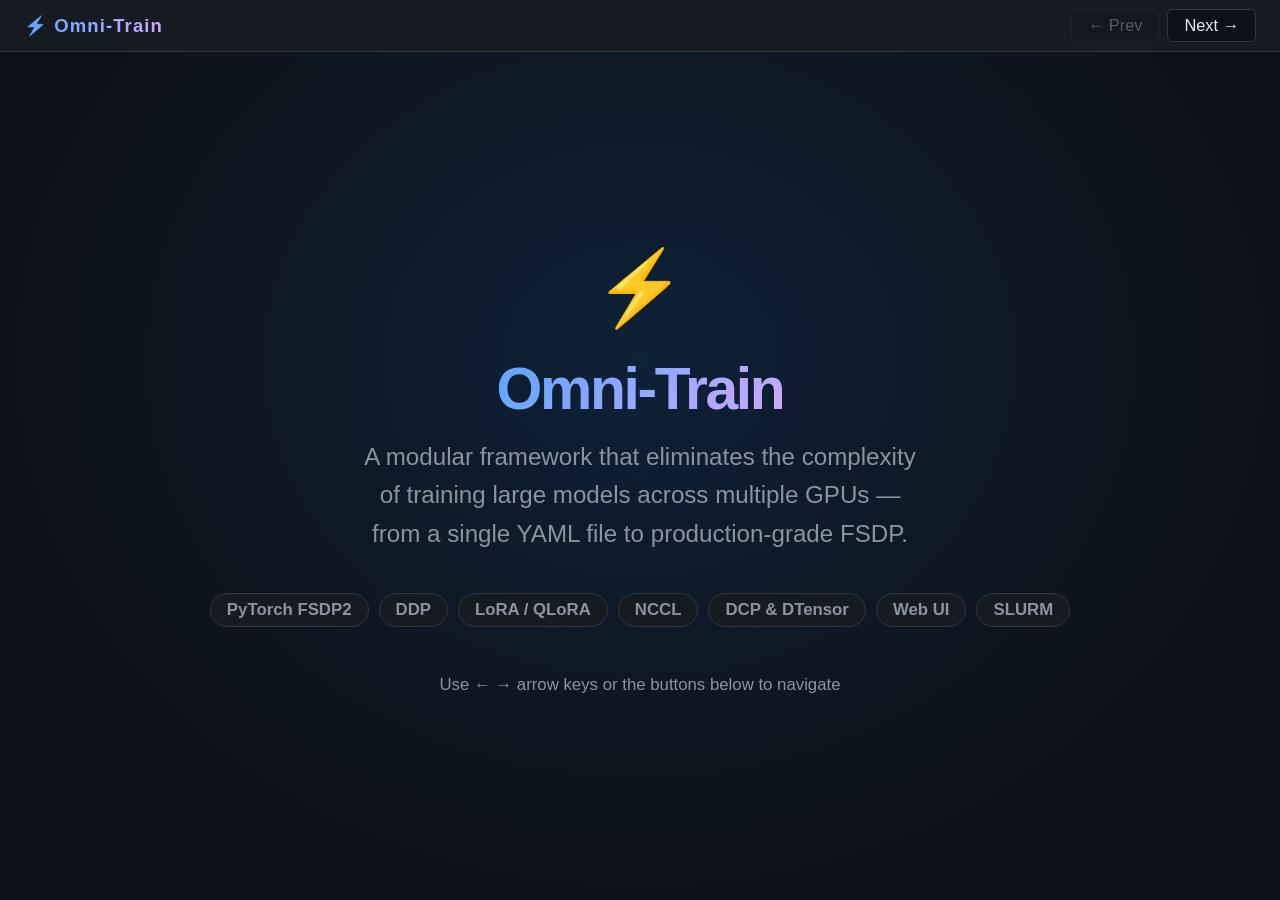
<file: presentation.html>
<!DOCTYPE html>
<html lang="en">
<head>
<meta charset="UTF-8" />
<meta name="viewport" content="width=device-width, initial-scale=1.0" />
<title>Omni-Train — Presentation</title>
<style>
  /* ── Reset & Base ── */
  *, *::before, *::after { box-sizing: border-box; margin: 0; padding: 0; }

  :root {
    --bg:        #0d1117;
    --surface:   #161b22;
    --border:    #30363d;
    --accent:    #58a6ff;
    --accent2:   #3fb950;
    --accent3:   #f78166;
    --accent4:   #d2a8ff;
    --accent5:   #ffa657;
    --text:      #e6edf3;
    --muted:     #8b949e;
    --code-bg:   #1f2937;
    --tag-bg:    #1f2d3d;
  }

  html {
    font-size: 21px;
  }

  html, body {
    height: 100%;
    font-family: -apple-system, BlinkMacSystemFont, 'Segoe UI', Roboto, 'Inter', sans-serif;
    background: var(--bg);
    color: var(--text);
    overflow: hidden;
  }

  /* ── Slide Container ── */
  .deck { width: 100vw; height: 100vh; position: relative; }

  .slide {
    position: absolute;
    inset: 0;
    display: none;
    flex-direction: column;
    padding: 80px 72px 40px;
    animation: fadeIn 0.35s ease;
  }
  .slide.active { display: flex; }

  @keyframes fadeIn {
    from { opacity: 0; transform: translateY(12px); }
    to   { opacity: 1; transform: translateY(0); }
  }

  /* ── Slide Header ── */
  .slide-header {
    display: flex;
    align-items: center;
    gap: 16px;
    margin-bottom: 28px;
    padding-bottom: 20px;
    position: relative;
  }
  .slide-header::after {
    content: '';
    position: absolute;
    bottom: 0; left: 0; right: 0;
    height: 1px;
    background: linear-gradient(90deg, var(--accent) 0%, var(--accent4) 40%, transparent 100%);
  }
  .slide-icon-wrap {
    width: 46px;
    height: 46px;
    border-radius: 12px;
    background: linear-gradient(135deg, #1a3a5c, #2d1a3a);
    border: 1px solid var(--border);
    display: flex;
    align-items: center;
    justify-content: center;
    font-size: 1.4rem;
    flex-shrink: 0;
  }
  .slide-title {
    font-size: 1.6rem;
    font-weight: 800;
    letter-spacing: -0.03em;
    color: var(--text);
  }
  .slide-subtitle {
    font-size: 0.82rem;
    color: var(--muted);
    margin-top: 3px;
  }
  .slide-num {
    margin-left: auto;
    font-size: 0.72rem;
    font-weight: 600;
    color: var(--accent);
    background: #1a3a5c22;
    border: 1px solid #1a3a5c;
    border-radius: 20px;
    padding: 4px 14px;
    letter-spacing: 0.04em;
  }

  /* ── Body layouts ── */
  .body-cols {
    display: grid;
    grid-template-columns: 1fr 1fr;
    grid-template-rows: 1fr;
    gap: 28px;
    flex: 1;
    min-height: 0;
  }
  .body-cols-3 {
    display: grid;
    grid-template-columns: 1fr 1fr 1fr;
    grid-template-rows: 1fr;
    gap: 22px;
    flex: 1;
    min-height: 0;
  }
  .body-single {
    display: flex;
    flex-direction: column;
    gap: 12px;
    flex: 1;
    min-height: 0;
  }

  /* ── Cards ── */
  .card {
    background: var(--surface);
    border: 1px solid var(--border);
    border-radius: 12px;
    padding: 18px 20px;
    position: relative;
    overflow: hidden;
    display: flex;
    flex-direction: column;
    flex: 1;
    min-height: 0;
  }
  .card::before {
    content: '';
    position: absolute;
    top: 0; left: 0; right: 0;
    height: 2px;
    background: linear-gradient(90deg, var(--accent), var(--accent4));
    opacity: 0.6;
  }
  .card-title {
    font-size: 0.72rem;
    font-weight: 700;
    text-transform: uppercase;
    letter-spacing: 0.1em;
    color: var(--accent);
    margin-bottom: 12px;
    display: flex;
    align-items: center;
    gap: 6px;
    flex-shrink: 0;
  }
  .card-title::before {
    content: '';
    display: inline-block;
    width: 6px;
    height: 6px;
    border-radius: 50%;
    background: var(--accent);
    opacity: 0.7;
  }

  /* ── Point Lists ── */
  .point-list {
    list-style: none;
    display: flex;
    flex-direction: column;
    gap: 9px;
    flex: 1;
  }
  .point-list li {
    display: flex;
    gap: 10px;
    font-size: 0.88rem;
    line-height: 1.55;
    color: #c9d1d9;
  }
  .point-list li .bullet {
    flex-shrink: 0;
    width: 22px;
    height: 22px;
    border-radius: 6px;
    display: flex;
    align-items: center;
    justify-content: center;
    font-size: 0.68rem;
    font-weight: 800;
    margin-top: 1px;
  }
  .bullet-blue  { background: #1a3a5c; color: var(--accent); border: 1px solid #2a5a8c; }
  .bullet-green { background: #1a3a2a; color: var(--accent2); border: 1px solid #2a5a3a; }
  .bullet-red   { background: #3a1a1a; color: var(--accent3); border: 1px solid #6a2a2a; }
  .bullet-purple{ background: #2d1a3a; color: var(--accent4); border: 1px solid #5a2a6a; }
  .bullet-orange{ background: #3a2a1a; color: var(--accent5); border: 1px solid #6a4a2a; }

  /* ── Inline code ── */
  code {
    font-family: 'JetBrains Mono', 'Fira Code', 'Consolas', monospace;
    font-size: 0.82em;
    background: var(--code-bg);
    border: 1px solid var(--border);
    border-radius: 4px;
    padding: 1px 5px;
    color: var(--accent4);
  }

  /* ── Tags ── */
  .tag {
    display: inline-block;
    font-size: 0.72rem;
    font-weight: 600;
    padding: 2px 8px;
    border-radius: 20px;
    text-transform: uppercase;
    letter-spacing: 0.05em;
  }
  .tag-blue   { background: #1a3a5c; color: var(--accent); }
  .tag-green  { background: #1a3a2a; color: var(--accent2); }
  .tag-red    { background: #3a1a1a; color: var(--accent3); }
  .tag-purple { background: #2d1a3a; color: var(--accent4); }
  .tag-orange { background: #3a2a1a; color: var(--accent5); }

  /* ── Math / highlight box ── */
  .math-box {
    background: var(--code-bg);
    border: 1px solid var(--border);
    border-left: 3px solid var(--accent);
    border-radius: 6px;
    padding: 12px 16px;
    font-family: 'JetBrains Mono', 'Fira Code', monospace;
    font-size: 0.82rem;
    color: #c9d1d9;
    line-height: 1.8;
  }
  .math-box .row { display: flex; justify-content: space-between; align-items: center; gap: 12px; }
  .math-box .row .lhs { color: var(--muted); }
  .math-box .row .rhs { color: var(--accent5); font-weight: 600; }
  .math-box .total { color: var(--accent3); font-weight: 700; font-size: 0.88rem; border-top: 1px solid var(--border); padding-top: 8px; margin-top: 8px; }

  /* ── Table ── */
  table { width: 100%; border-collapse: collapse; font-size: 0.85rem; }
  th {
    text-align: left;
    padding: 8px 12px;
    font-size: 0.75rem;
    font-weight: 600;
    text-transform: uppercase;
    letter-spacing: 0.06em;
    color: var(--muted);
    border-bottom: 1px solid var(--border);
  }
  td {
    padding: 9px 12px;
    border-bottom: 1px solid #21262d;
    vertical-align: top;
    line-height: 1.5;
  }
  tr:last-child td { border-bottom: none; }
  td:first-child { color: var(--accent); font-family: monospace; font-size: 0.8rem; }

  /* ── Top bar (nav + progress) ── */
  .topbar {
    position: fixed;
    top: 0; left: 0; right: 0;
    height: 52px;
    background: var(--surface);
    border-bottom: 1px solid var(--border);
    display: flex;
    align-items: center;
    justify-content: space-between;
    padding: 0 24px;
    z-index: 200;
  }
  .topbar-brand {
    font-size: 0.88rem;
    font-weight: 800;
    letter-spacing: 0.06em;
    background: linear-gradient(90deg, var(--accent), var(--accent4));
    -webkit-background-clip: text;
    -webkit-text-fill-color: transparent;
    background-clip: text;
  }
  .nav {
    display: flex;
    gap: 8px;
  }
  .nav button {
    background: var(--bg);
    border: 1px solid var(--border);
    color: var(--text);
    border-radius: 6px;
    padding: 6px 16px;
    cursor: pointer;
    font-size: 0.78rem;
    font-weight: 500;
    transition: background 0.15s, border-color 0.15s;
  }
  .nav button:hover { background: #21262d; border-color: var(--accent); }
  .nav button:disabled { opacity: 0.3; cursor: default; }

  /* ── Progress bar (top, under topbar) ── */
  .progress-bar {
    position: fixed;
    top: 52px; left: 0;
    height: 3px;
    background: linear-gradient(90deg, var(--accent), var(--accent4));
    transition: width 0.35s ease;
    z-index: 200;
  }

  /* ── Title slide ── */
  .title-slide {
    justify-content: center;
    align-items: center;
    text-align: center;
    background: radial-gradient(ellipse at 50% 40%, #0d2137 0%, var(--bg) 70%);
  }
  .title-slide .logo {
    font-size: 3.5rem;
    margin-bottom: 24px;
  }
  .title-slide h1 {
    font-size: 2.8rem;
    font-weight: 800;
    letter-spacing: -0.04em;
    background: linear-gradient(135deg, var(--accent) 0%, var(--accent4) 100%);
    -webkit-background-clip: text;
    -webkit-text-fill-color: transparent;
    background-clip: text;
    margin-bottom: 16px;
  }
  .title-slide .tagline {
    font-size: 1.15rem;
    color: var(--muted);
    max-width: 560px;
    line-height: 1.6;
    margin-bottom: 40px;
  }
  .pill-row {
    display: flex;
    gap: 10px;
    flex-wrap: wrap;
    justify-content: center;
    margin-bottom: 48px;
  }
  .pill {
    background: var(--surface);
    border: 1px solid var(--border);
    border-radius: 20px;
    padding: 6px 16px;
    font-size: 0.8rem;
    font-weight: 600;
    color: var(--muted);
  }
  .title-slide .meta {
    font-size: 0.8rem;
    color: var(--muted);
  }

  /* ── Roadmap ── */
  .roadmap-grid {
    display: grid;
    grid-template-columns: 1fr 1fr;
    grid-template-rows: 1fr;
    gap: 24px;
    flex: 1;
    min-height: 0;
  }
  .roadmap-item {
    background: var(--surface);
    border: 1px solid var(--border);
    border-radius: 16px;
    padding: 28px 28px 24px;
    display: flex;
    flex-direction: column;
    gap: 0;
    position: relative;
    overflow: hidden;
    transition: border-color 0.2s;
  }
  .roadmap-item::before {
    content: '';
    position: absolute;
    top: 0; left: 0; right: 0;
    height: 3px;
  }
  .roadmap-item.rm-blue::before  { background: linear-gradient(90deg, var(--accent), #1a3a5c); }
  .roadmap-item.rm-green::before { background: linear-gradient(90deg, var(--accent2), #1a3a2a); }
  .roadmap-item::after {
    content: '';
    position: absolute;
    bottom: 0; right: 0;
    width: 120px; height: 120px;
    border-radius: 50%;
    opacity: 0.04;
  }
  .roadmap-item.rm-blue::after  { background: var(--accent); }
  .roadmap-item.rm-green::after { background: var(--accent2); }
  .rm-header {
    display: flex;
    align-items: flex-start;
    gap: 14px;
    margin-bottom: 20px;
  }
  .rm-icon-wrap {
    width: 48px;
    height: 48px;
    border-radius: 12px;
    display: flex;
    align-items: center;
    justify-content: center;
    font-size: 1.5rem;
    flex-shrink: 0;
  }
  .rm-blue  .rm-icon-wrap { background: #0d2137; border: 1px solid #1a4a7c; }
  .rm-green .rm-icon-wrap { background: #0d2a1a; border: 1px solid #1a5a2a; }
  .rm-title-block .rm-status {
    font-size: 0.65rem;
    font-weight: 700;
    text-transform: uppercase;
    letter-spacing: 0.1em;
    padding: 2px 8px;
    border-radius: 20px;
    display: inline-block;
    margin-bottom: 6px;
  }
  .rm-blue  .rm-status { background: #1a3a5c; color: var(--accent); border: 1px solid #2a5a8c; }
  .rm-green .rm-status { background: #1a3a2a; color: var(--accent2); border: 1px solid #2a6a3a; }
  .rm-title-block .rm-title {
    font-size: 1rem;
    font-weight: 800;
    letter-spacing: -0.02em;
    color: var(--text);
    line-height: 1.2;
  }
  .rm-divider {
    height: 1px;
    background: var(--border);
    margin-bottom: 16px;
  }
  .rm-points {
    list-style: none;
    display: flex;
    flex-direction: column;
    gap: 10px;
    flex: 1;
  }
  .rm-points li {
    display: flex;
    gap: 10px;
    font-size: 0.84rem;
    color: #c9d1d9;
    line-height: 1.5;
  }
  .rm-points li .rmdot {
    flex-shrink: 0;
    margin-top: 6px;
    width: 5px;
    height: 5px;
    border-radius: 50%;
  }
  .rm-blue  .rmdot { background: var(--accent); }
  .rm-green .rmdot { background: var(--accent2); }
  .rm-tags {
    display: flex;
    gap: 6px;
    flex-wrap: wrap;
    margin-top: 18px;
    padding-top: 14px;
    border-top: 1px solid var(--border);
  }
  .rm-tag {
    font-size: 0.65rem;
    font-weight: 600;
    padding: 2px 8px;
    border-radius: 4px;
    letter-spacing: 0.04em;
    text-transform: uppercase;
  }
  .rm-blue  .rm-tag { background: #1a3a5c44; color: var(--accent); border: 1px solid #2a5a8c55; }
  .rm-green .rm-tag { background: #1a3a2a44; color: var(--accent2); border: 1px solid #2a6a3a55; }

  /* ── Pain table ── */
  .pain-grid {
    display: grid;
    grid-template-columns: 1fr 1fr;
    grid-template-rows: 1fr;
    gap: 12px;
    flex: 1;
    min-height: 0;
  }
  .pain-item {
    background: var(--surface);
    border: 1px solid var(--border);
    border-radius: 10px;
    padding: 13px 15px;
    position: relative;
    overflow: hidden;
  }
  .pain-item::before {
    content: '';
    position: absolute;
    left: 0; top: 0; bottom: 0;
    width: 3px;
    border-radius: 3px 0 0 3px;
    background: currentColor;
    opacity: 0.4;
  }
  .pain-item .pi-label {
    font-size: 0.7rem;
    font-weight: 700;
    text-transform: uppercase;
    letter-spacing: 0.08em;
    margin-bottom: 5px;
    padding-left: 10px;
  }
  .pain-item .pi-text {
    font-size: 0.78rem;
    line-height: 1.5;
    color: #c9d1d9;
    padding-left: 10px;
  }
  .pain-item code { font-size: 0.75em; }

  /* ── Single pain card ── */
  .pain-card {
    background: var(--surface);
    border: 1px solid var(--border);
    border-radius: 14px;
    padding: 26px 32px;
    flex: 1;
    display: flex;
    flex-direction: column;
    gap: 0;
    position: relative;
    overflow: hidden;
  }
  .pain-card::before {
    content: '';
    position: absolute;
    top: 0; left: 0; right: 0;
    height: 2px;
    background: linear-gradient(90deg, var(--accent), var(--accent4));
    opacity: 0.7;
  }
  .pain-row {
    display: flex;
    align-items: baseline;
    gap: 16px;
    padding: 13px 0;
    border-bottom: 1px solid #21262d;
  }
  .pain-row:last-child { border-bottom: none; }
  .pain-badge {
    flex-shrink: 0;
    font-size: 0.65rem;
    font-weight: 700;
    text-transform: uppercase;
    letter-spacing: 0.07em;
    padding: 3px 10px;
    border-radius: 5px;
    white-space: nowrap;
    min-width: 160px;
    text-align: center;
  }
  .pb-blue   { background: #1a3a5c; color: var(--accent);  border: 1px solid #2a5a8c55; }
  .pb-green  { background: #1a3a2a; color: var(--accent2); border: 1px solid #2a6a3a55; }
  .pb-red    { background: #3a1a1a; color: var(--accent3); border: 1px solid #6a2a2a55; }
  .pb-purple { background: #2d1a3a; color: var(--accent4); border: 1px solid #5a2a6a55; }
  .pb-orange { background: #3a2a1a; color: var(--accent5); border: 1px solid #6a4a2a55; }
  .pain-text {
    font-size: 0.84rem;
    line-height: 1.5;
    color: #c9d1d9;
  }
  .pain-text code { font-size: 0.78em; }

  /* ── Thank You slide ── */
  .thankyou-slide {
    justify-content: center;
    align-items: center;
    text-align: center;
    background: radial-gradient(ellipse at 50% 40%, #0d2137 0%, var(--bg) 70%);
  }
  .thankyou-slide .ty-logo { font-size: 3rem; margin-bottom: 20px; }
  .thankyou-slide h2 {
    font-size: 2.6rem;
    font-weight: 800;
    letter-spacing: -0.04em;
    background: linear-gradient(135deg, var(--accent) 0%, var(--accent4) 100%);
    -webkit-background-clip: text;
    -webkit-text-fill-color: transparent;
    background-clip: text;
    margin-bottom: 12px;
  }
  .thankyou-slide .ty-sub {
    font-size: 1.05rem;
    color: var(--muted);
    margin-bottom: 32px;
    max-width: 480px;
  }
  .thankyou-slide .ty-links {
    display: flex;
    gap: 14px;
    justify-content: center;
    flex-wrap: wrap;
    margin-bottom: 40px;
  }
  .thankyou-slide .ty-link {
    background: var(--surface);
    border: 1px solid var(--border);
    border-radius: 8px;
    padding: 10px 20px;
    font-size: 0.85rem;
    font-weight: 600;
    color: var(--accent);
    text-decoration: none;
    transition: border-color 0.15s;
  }
  .thankyou-slide .ty-link:hover { border-color: var(--accent); }
  .thankyou-slide .ty-made {
    font-size: 0.8rem;
    color: var(--muted);
  }

  /* ── Trap-card grid (slide 1) ── */
  .trap-grid {
    display: grid;
    grid-template-columns: repeat(3, 1fr);
    grid-template-rows: repeat(2, 1fr);
    gap: 12px;
    flex: 1;
    min-height: 0;
  }
  .trap-card {
    background: var(--surface);
    border: 1px solid var(--border);
    border-left: 3px solid var(--border);
    border-radius: 10px;
    padding: 14px 16px 12px;
    display: flex;
    flex-direction: column;
    gap: 5px;
    position: relative;
    overflow: hidden;
    transition: transform 0.15s, border-color 0.15s;
  }
  .trap-card:hover { transform: translateY(-2px); }
  .tc-tag {
    font-size: 0.64rem;
    font-weight: 700;
    letter-spacing: 0.07em;
    text-transform: uppercase;
    margin-bottom: 1px;
  }
  .tc-title {
    font-size: 0.9rem;
    font-weight: 800;
    color: var(--text);
    line-height: 1.2;
  }
  .tc-body {
    font-size: 0.77rem;
    color: var(--muted);
    line-height: 1.45;
    flex: 1;
  }
  .tc-body code { font-size: 0.73em; color: #c9d1d9; }
  .tc-code {
    background: #0b0f14;
    border: 1px solid #21262d;
    border-radius: 6px;
    padding: 7px 10px;
    font-family: 'JetBrains Mono', 'Fira Code', 'Consolas', monospace;
    font-size: 0.65rem;
    color: #c9d1d9;
    line-height: 1.65;
    white-space: pre;
    margin-top: 2px;
  }
  .tc-kw  { color: var(--accent2); }
  .tc-cm  { color: #6e7681; }
  .tc-str { color: var(--accent5); }
  /* colour variants */
  .trap-card { flex: 1; min-height: 0; }
  .tc-red    { border-left-color: var(--accent3); }
  .tc-red    .tc-tag { color: var(--accent3); }
  .tc-orange { border-left-color: var(--accent5); }
  .tc-orange .tc-tag { color: var(--accent5); }
  .tc-purple { border-left-color: var(--accent4); }
  .tc-purple .tc-tag { color: var(--accent4); }
  .tc-blue   { border-left-color: var(--accent); }
  .tc-blue   .tc-tag { color: var(--accent); }
  .tc-green  { border-left-color: var(--accent2); }
  .tc-green  .tc-tag { color: var(--accent2); }
  .tc-amber  { border-left-color: #e3b341; }
  .tc-amber  .tc-tag { color: #e3b341; }

  /* ── Strategy pipeline (DDP / FSDP slides) ── */
  .strategy-pipe {
    display: flex;
    align-items: stretch;
    gap: 0;
    flex-shrink: 0;
    padding-bottom: 14px;
  }
  .sp-step {
    display: flex;
    flex-direction: column;
    align-items: center;
    gap: 5px;
    background: var(--surface);
    border: 1px solid var(--border);
    border-top-width: 2px;
    border-radius: 10px;
    padding: 8px 10px 9px;
    flex: 1;
    min-width: 0;
    text-align: center;
  }
  .sp-num {
    width: 22px;
    height: 22px;
    border-radius: 50%;
    display: flex;
    align-items: center;
    justify-content: center;
    font-size: 0.65rem;
    font-weight: 800;
    color: #0d1117;
    flex-shrink: 0;
  }
  .sp-label {
    font-size: 0.68rem;
    color: var(--muted);
    line-height: 1.35;
    font-weight: 600;
  }
  .sp-arrow {
    color: #3a4250;
    font-size: 0.85rem;
    padding: 0 5px;
    flex-shrink: 0;
    align-self: center;
    font-weight: 700;
  }
  .sp-blue   { border-top-color: var(--accent); }
  .sp-blue   .sp-num { background: var(--accent); }
  .sp-orange { border-top-color: var(--accent5); }
  .sp-orange .sp-num { background: var(--accent5); }
  .sp-purple { border-top-color: var(--accent4); }
  .sp-purple .sp-num { background: var(--accent4); }
  .sp-green  { border-top-color: var(--accent2); }
  .sp-green  .sp-num { background: var(--accent2); }
  .sp-red    { border-top-color: var(--accent3); }
  .sp-red    .sp-num { background: var(--accent3); }

  /* ── Demo slide ── */
  .demo-panel {
    background: var(--surface);
    border: 1px solid var(--border);
    border-radius: 14px;
    padding: 22px 24px 20px;
    display: flex;
    flex-direction: column;
    gap: 16px;
    position: relative;
    overflow: hidden;
  }
  .demo-panel::before {
    content: '';
    position: absolute;
    top: 0; left: 0; right: 0;
    height: 2px;
  }
  .demo-panel-terminal::before { background: linear-gradient(90deg, var(--accent), #1a3a5c); }
  .demo-panel-ui::before       { background: linear-gradient(90deg, var(--accent4), #2d1a3a); }
  .demo-panel-header {
    display: flex;
    align-items: center;
    gap: 10px;
  }
  .demo-panel-icon { font-size: 1.3rem; }
  .demo-panel-title {
    font-size: 0.95rem;
    font-weight: 800;
    letter-spacing: -0.01em;
    color: var(--text);
  }
  .demo-codeblock {
    background: #0d1117;
    border: 1px solid var(--border);
    border-radius: 8px;
    padding: 14px 18px;
    font-family: 'JetBrains Mono', 'Fira Code', 'Consolas', monospace;
    font-size: 0.75rem;
    line-height: 1.9;
    white-space: pre;
  }
  .dc-comment { color: var(--muted); }
  .dc-cmd     { color: #c9d1d9; }
  .dc-kw      { color: var(--accent2); font-style: normal; }
  .dc-out     { color: var(--accent5); }
  .demo-bullets {
    list-style: none;
    display: flex;
    flex-direction: column;
    gap: 8px;
  }
  .demo-bullets li {
    display: flex;
    gap: 10px;
    font-size: 0.82rem;
    color: #c9d1d9;
    line-height: 1.5;
  }
  .demo-bullets li .rmdot {
    width: 6px;
    height: 6px;
    border-radius: 50%;
    flex-shrink: 0;
    margin-top: 7px;
  }
  .demo-bullets code { font-size: 0.78em; }
</style>
</head>
<body>

<div class="deck" id="deck">

  <!-- ═══════════════════════════  SLIDE 0 — TITLE  ═══════════════════════════ -->
  <div class="slide title-slide active" id="s0">
    <div class="logo">⚡</div>
    <h1>Omni-Train</h1>
    <p class="tagline">
      A modular framework that eliminates the complexity of training large models
      across multiple GPUs — from a single YAML file to production-grade FSDP.
    </p>
    <div class="pill-row">
      <span class="pill">PyTorch FSDP2</span>
      <span class="pill">DDP</span>
      <span class="pill">LoRA / QLoRA</span>
      <span class="pill">NCCL</span>
      <span class="pill">DCP &amp; DTensor</span>
      <span class="pill">Web UI</span>
      <span class="pill">SLURM</span>
    </div>
    <p class="meta">Use ← → arrow keys or the buttons below to navigate</p>
  </div>

  <!-- ═══════════════════════════  SLIDE 1 — WHY HARD  ════════════════════════ -->
  <div class="slide" id="s1">
    <div class="slide-header">
      <div class="slide-icon-wrap">💀</div>
      <div>
        <div class="slide-title">Why Distributed Training is Hard</div>
        <div class="slide-subtitle">Six traps that silently hang, corrupt, or OOM your job — straight from the code</div>
      </div>
      <span class="slide-num">1 / 9</span>
    </div>

    <div class="trap-grid">

      <!-- ── Trap 1 ── -->
      <div class="trap-card tc-red">
        <div class="tc-tag">⚡ Process Setup</div>
        <div class="tc-title">Env Var Injection &amp; Silent Hang</div>
        <div class="tc-body"><code>torchrun</code> injects <code>RANK</code>, <code>LOCAL_RANK</code>, <code>WORLD_SIZE</code> into each process. One wrong value or missing var → entire job freezes with no error output.</div>
        <div class="tc-code"><span class="tc-cm"># from distributed_utils.py</span>
rank       = <span class="tc-kw">int</span>(os.environ.get(<span class="tc-str">"RANK"</span>, <span class="tc-str">"0"</span>))
local_rank = <span class="tc-kw">int</span>(os.environ.get(<span class="tc-str">"LOCAL_RANK"</span>, <span class="tc-str">"0"</span>))
dist.init_process_group(backend=<span class="tc-str">"nccl"</span>,
    device_id=torch.device(<span class="tc-str">f"cuda:{local_rank}"</span>))</div>
      </div>

      <!-- ── Trap 2 ── -->
      <div class="trap-card tc-orange">
        <div class="tc-tag">🔗 Collective Ops</div>
        <div class="tc-title">Ordering Deadlock</div>
        <div class="tc-body"><code>all_reduce</code>, <code>reduce_scatter</code>, <code>all_gather</code> — every collective must be called by <strong>all ranks</strong> in the exact same order. One <code>if rank == 0:</code> around a collective → global hang, forever.</div>
        <div class="tc-code"><span class="tc-cm"># ✗ Wrong — other ranks never call this</span>
<span class="tc-kw">if</span> rank == 0:
    dist.all_reduce(tensor)  <span class="tc-cm"># ← deadlock</span>
<span class="tc-cm"># ✓ Right — every rank calls it unconditionally</span>
dist.all_reduce(tensor)</div>
      </div>

      <!-- ── Trap 3 ── -->
      <div class="trap-card tc-purple">
        <div class="tc-tag">🧱 FSDP Sharding</div>
        <div class="tc-title">Layer Wrap Order</div>
        <div class="tc-body"><code>fully_shard(layer)</code> must wrap each transformer block <em>before</em> <code>fully_shard(model)</code>. Reverse the order → silent gradient corruption that trains but diverges.</div>
        <div class="tc-code"><span class="tc-cm"># from distributed_utils.py → apply_fsdp()</span>
layers, _ = get_model_layers(model)
<span class="tc-kw">for</span> layer <span class="tc-kw">in</span> layers:
    fully_shard(layer)   <span class="tc-cm"># ← shard leaves first</span>
fully_shard(model)       <span class="tc-cm"># ← then the root</span></div>
      </div>

      <!-- ── Trap 4 ── -->
      <div class="trap-card tc-blue">
        <div class="tc-tag">🔒 Rank-0 Guard</div>
        <div class="tc-title">Download Once + Barrier</div>
        <div class="tc-body">HuggingFace downloads, <code>wandb.init()</code>, and checkpoint writes must only run on rank 0 — otherwise N processes race to download/write simultaneously, corrupting files.</div>
        <div class="tc-code"><span class="tc-cm"># from train.py</span>
<span class="tc-kw">if</span> rank == 0:
    wandb.init(project=args.wandb_project, ...)
<span class="tc-kw">if</span> dist.is_initialized(): dist.barrier()
<span class="tc-cm"># ↑ all ranks wait here before proceeding</span></div>
      </div>

      <!-- ── Trap 5 ── -->
      <div class="trap-card tc-green">
        <div class="tc-tag">💾 Checkpointing</div>
        <div class="tc-title">Shard Gathering (DCP API)</div>
        <div class="tc-body">Naive <code>torch.save(model.state_dict())</code> captures only rank 0's local shard. Must use DCP or DTensor API to reconstruct the full state dict — otherwise the checkpoint is unrestorable.</div>
        <div class="tc-code"><span class="tc-cm"># from checkpoint.py → Checkpointer.save()</span>
set_model_state_dict(
    model, full_state_dict,
    options=StateDictOptions(
        full_state_dict=<span class="tc-kw">True</span>,
        broadcast_from_rank0=<span class="tc-kw">True</span>))</div>
      </div>

      <!-- ── Trap 6 ── -->
      <div class="trap-card tc-amber">
        <div class="tc-tag">🎯 Mixed Precision</div>
        <div class="tc-title">Three Dtypes, One Policy</div>
        <div class="tc-body"><code>MixedPrecisionPolicy</code> has three independent dtypes. Mismatching <code>reduce_dtype</code> with <code>param_dtype</code> produces NaN gradients silently — no error, just divergence.</div>
        <div class="tc-code"><span class="tc-cm"># from distributed_utils.py → apply_fsdp()</span>
mp_policy = MixedPrecisionPolicy(
    param_dtype  = torch.bfloat16,
    reduce_dtype = torch.float32,  <span class="tc-cm"># ← must differ</span>
    output_dtype = torch.bfloat16)</div>
      </div>

    </div>
  </div>

  <!-- ═══════════════════════════  SLIDE 2 — WHY NECESSARY  ══════════════════ -->
  <div class="slide" id="s2">
    <div class="slide-header">
      <div class="slide-icon-wrap">📊</div>
      <div>
        <div class="slide-title">Why Distributed Training is Necessary</div>
        <div class="slide-subtitle">The brutal vRAM math that makes a single GPU insufficient</div>
      </div>
      <span class="slide-num">2 / 9</span>
    </div>

    <div class="body-cols">
      <!-- Left: math breakdown -->
      <div style="display:flex;flex-direction:column;gap:16px;">
        <div class="card" style="flex:0 0 auto;">
          <div class="card-title">LLaMA-2 7B — Full Fine-Tune Memory Budget</div>
          <div class="math-box">
            <div class="row"><span class="lhs">Model weights &nbsp; (bfloat16, 2B/param)</span><span class="rhs">7B × 2 = 14 GB</span></div>
            <div class="row"><span class="lhs">Gradients &nbsp; &nbsp; &nbsp; (same dtype as weights)</span><span class="rhs">7B × 2 = 14 GB</span></div>
            <div class="row"><span class="lhs">AdamW m₁ &nbsp; &nbsp; &nbsp; &nbsp;(float32 optimizer state)</span><span class="rhs">7B × 4 = 28 GB</span></div>
            <div class="row"><span class="lhs">AdamW m₂ &nbsp; &nbsp; &nbsp; &nbsp;(float32 optimizer state)</span><span class="rhs">7B × 4 = 28 GB</span></div>
            <div class="row"><span class="lhs">Forward activations &nbsp;(seq 1024, batch 8)</span><span class="rhs">≈ 12 GB</span></div>
            <div class="total row"><span class="lhs">≈ Total</span><span class="rhs" style="color:var(--accent3);">≈ 96 GB</span></div>
          </div>
          <p style="font-size:0.78rem;color:var(--muted);margin-top:10px;">
            A single A100 80 GB cannot hold this. You need at least <strong style="color:var(--accent);">2 × A100 80GB</strong> with FSDP to train LLaMA-2 7B from scratch.
          </p>
        </div>

        <div class="card" style="flex:0 0 auto;">
          <div class="card-title">LLaMA-2 70B — Minimum GPU Count</div>
          <div class="math-box">
            <div class="row"><span class="lhs">Weights only &nbsp;(bfloat16)</span><span class="rhs">70B × 2 = 140 GB</span></div>
            <div class="row"><span class="lhs">+ Grads + Optimizer states</span><span class="rhs">≈ 560 GB</span></div>
            <div class="total row"><span class="lhs">Min. hardware (80 GB cards)</span><span class="rhs" style="color:var(--accent3);">≥ 8 × A100 80GB</span></div>
          </div>
        </div>
      </div>

      <!-- Right: scaling table + memory-saving techniques -->
      <div style="display:flex;flex-direction:column;gap:16px;">
        <div class="card" style="flex:0 0 auto;">
          <div class="card-title">Memory per Technique</div>
          <table>
            <thead><tr><th>Technique</th><th>Weights</th><th>Grads</th><th>Optimizer</th></tr></thead>
            <tbody>
              <tr><td>Full FP32</td><td style="color:var(--accent3);">28 GB</td><td style="color:var(--accent3);">28 GB</td><td style="color:var(--accent3);">56 GB</td></tr>
              <tr><td>DDP (bf16)</td><td style="color:var(--accent5);">14 GB</td><td style="color:var(--accent5);">14 GB</td><td style="color:var(--accent5);">56 GB</td></tr>
              <tr><td>FSDP (4 GPUs)</td><td style="color:var(--accent2);">3.5 GB</td><td style="color:var(--accent2);">3.5 GB</td><td style="color:var(--accent2);">14 GB</td></tr>
              <tr><td>LoRA (r=16)</td><td>14 GB</td><td style="color:var(--accent2);">~0.1 GB</td><td style="color:var(--accent2);">~0.1 GB</td></tr>
              <tr><td>QLoRA (4-bit)</td><td style="color:var(--accent2);">3.5 GB</td><td style="color:var(--accent2);">~0.1 GB</td><td style="color:var(--accent2);">~0.1 GB</td></tr>
            </tbody>
          </table>
        </div>

        <div class="card">
          <div class="card-title">Key Takeaways</div>
          <ul class="point-list">
            <li><span class="bullet bullet-blue">A</span><span>A consumer RTX 4090 (24 GB) cannot fine-tune LLaMA-2 7B with a full optimizer — QLoRA is the only option.</span></li>
            <li><span class="bullet bullet-blue">B</span><span>FSDP divides every weight, gradient, and optimizer state shard across N GPUs — memory per GPU shrinks by exactly 1/N.</span></li>
            <li><span class="bullet bullet-blue">C</span><span>Gradient checkpointing trades ~30% speed for discarding and recomputing activations, saving another 10–20 GB on long sequences.</span></li>
            <li><span class="bullet bullet-blue">D</span><span>Without these tools, frontier model research is gated behind expensive hardware that most teams do not have.</span></li>
          </ul>
        </div>
      </div>
    </div>
  </div>

  <!-- ═══════════════════════════  SLIDE 3 — DDP  ═══════════════════════════ -->
  <div class="slide" id="s-ddp">
    <div class="slide-header">
      <div class="slide-icon-wrap">🔁</div>
      <div>
        <div class="slide-title">Distributed Data Parallel — DDP</div>
        <div class="slide-subtitle">Full model on every GPU — gradients synchronized via all-reduce after each backward</div>
      </div>
      <span class="slide-num">3 / 9</span>
    </div>

    <div class="strategy-pipe">
      <div class="sp-step sp-blue">
        <div class="sp-num">1</div>
        <div class="sp-label">torchrun spawns N processes, injects RANK &amp; LOCAL_RANK</div>
      </div>
      <div class="sp-arrow">›</div>
      <div class="sp-step sp-blue">
        <div class="sp-num">2</div>
        <div class="sp-label">Each rank loads a full model copy from HuggingFace independently</div>
      </div>
      <div class="sp-arrow">›</div>
      <div class="sp-step sp-blue">
        <div class="sp-num">3</div>
        <div class="sp-label">DistributedSampler gives each rank a disjoint data shard</div>
      </div>
      <div class="sp-arrow">›</div>
      <div class="sp-step sp-blue">
        <div class="sp-num">4</div>
        <div class="sp-label">Forward + backward run in parallel on each GPU independently</div>
      </div>
      <div class="sp-arrow">›</div>
      <div class="sp-step sp-orange">
        <div class="sp-num">5</div>
        <div class="sp-label">All-reduce averages gradients across all ranks</div>
      </div>
      <div class="sp-arrow">›</div>
      <div class="sp-step sp-green">
        <div class="sp-num">6</div>
        <div class="sp-label">Identical optimizer step on every rank → models stay in sync</div>
      </div>
    </div>

    <div class="body-cols">

      <div class="card">
        <div class="card-title">From the code — apply_ddp()</div>
        <div class="tc-code" style="margin-top:8px;">
<span class="tc-cm"># Every rank loads its own full model copy</span>
model = AutoModelForCausalLM.from_pretrained(
    args.model_name,
    dtype=torch.bfloat16,
    low_cpu_mem_usage=<span class="tc-kw">True</span>,
)
model = model.to(device)

<span class="tc-cm"># DDP hook: fires all-reduce on each param bucket after backward</span>
model = DDP(
    model,
    device_ids=[local_rank],
    find_unused_parameters=<span class="tc-kw">False</span>,
)</div>
        <ul class="demo-bullets" style="margin-top:10px;">
          <li><span class="rmdot" style="background:var(--accent);margin-top:7px;flex-shrink:0;"></span><span><code>find_unused_parameters=False</code> skips graph scanning for unlinked params — required when all parameters participate every forward pass.</span></li>
          <li><span class="rmdot" style="background:var(--accent);margin-top:7px;flex-shrink:0;"></span><span>PEFT (LoRA) and QLoRA work with DDP — adapters load normally, frozen base weights still replicated on each GPU.</span></li>
          <li><span class="rmdot" style="background:var(--accent);margin-top:7px;flex-shrink:0;"></span><span>Checkpoint: rank 0 saves <code>model.module.state_dict()</code> — a single portable file, no shard gathering needed.</span></li>
        </ul>
      </div>

      <div style="display:flex;flex-direction:column;gap:10px;height:100%;">
        <div class="trap-card tc-orange">
          <div class="tc-tag">💾 Memory</div>
          <div class="tc-title">Full replica per GPU — no sharding</div>
          <div class="tc-body">Each GPU holds the complete model weights, gradients, and optimizer states. Memory per GPU does <strong>not</strong> shrink with more GPUs — throughput scales, not capacity.</div>
        </div>
        <div class="trap-card tc-blue">
          <div class="tc-tag">📡 Communication</div>
          <div class="tc-title">Ring All-Reduce per parameter bucket</div>
          <div class="tc-body">DDP groups parameters into buckets and launches one <code>all_reduce</code> per bucket. Gradients are averaged across all ranks before the optimizer step. Cost ≈ <code>2(N−1)/N × params</code>.</div>
        </div>
        <div class="trap-card tc-green">
          <div class="tc-tag">✅ Best For</div>
          <div class="tc-title">Models that fit in a single GPU</div>
          <div class="tc-body">Use DDP when full model + optimizer fits in one card's VRAM. Lower implementation complexity than FSDP, no all-gather overhead during forward, simpler checkpointing.</div>
        </div>
      </div>

    </div>
  </div>

  <!-- ═══════════════════════════  SLIDE 4 — FSDP  ════════════════════════════ -->
  <div class="slide" id="s-fsdp">
    <div class="slide-header">
      <div class="slide-icon-wrap">🔀</div>
      <div>
        <div class="slide-title">Fully Sharded Data Parallel — FSDP2</div>
        <div class="slide-subtitle">Weights · gradients · optimizer states each split across N GPUs — memory shrinks by 1/N</div>
      </div>
      <span class="slide-num">4 / 9</span>
    </div>

    <div class="strategy-pipe">
      <div class="sp-step sp-purple">
        <div class="sp-num">1</div>
        <div class="sp-label">Build model on <code style="font-size:0.6em">meta</code> device — zero real memory</div>
      </div>
      <div class="sp-arrow">›</div>
      <div class="sp-step sp-purple">
        <div class="sp-num">2</div>
        <div class="sp-label"><code style="font-size:0.6em">fully_shard(layer)</code> wraps each transformer block</div>
      </div>
      <div class="sp-arrow">›</div>
      <div class="sp-step sp-purple">
        <div class="sp-num">3</div>
        <div class="sp-label"><code style="font-size:0.6em">fully_shard(model)</code> shards the root last</div>
      </div>
      <div class="sp-arrow">›</div>
      <div class="sp-step sp-blue">
        <div class="sp-num">4</div>
        <div class="sp-label">Rank 0 downloads weights → <code style="font-size:0.6em">dist.barrier()</code> → all ranks load their shard</div>
      </div>
      <div class="sp-arrow">›</div>
      <div class="sp-step sp-orange">
        <div class="sp-num">5</div>
        <div class="sp-label">Forward: all-gather full layer on demand, then discard</div>
      </div>
      <div class="sp-arrow">›</div>
      <div class="sp-step sp-red">
        <div class="sp-num">6</div>
        <div class="sp-label">Backward: reduce-scatter → each rank keeps only its gradient shard</div>
      </div>
    </div>

    <div class="body-cols">

      <div class="card">
        <div class="card-title">From the code — apply_fsdp()</div>
        <div class="tc-code" style="margin-top:8px;">
<span class="tc-cm"># Step 1: meta device — no real memory yet</span>
<span class="tc-kw">with</span> torch.device(<span class="tc-str">"meta"</span>):
    model = AutoModelForCausalLM.from_config(config)

<span class="tc-cm"># Step 2: shard leaves first, then the root</span>
layers, _ = get_model_layers(model)
<span class="tc-kw">for</span> layer <span class="tc-kw">in</span> layers:
    fully_shard(layer, mp_policy=mp_policy)
fully_shard(model, mp_policy=mp_policy)

<span class="tc-cm"># Step 3: rank 0 downloads → barrier → all load shard</span>
<span class="tc-kw">if</span> rank == 0:
    torch.save(seed_model.state_dict(), seed_path)
dist.barrier()
seed_checkpointer.load_model(model)</div>
      </div>

      <div style="display:flex;flex-direction:column;gap:10px;height:100%;">
        <div class="trap-card tc-purple">
          <div class="tc-tag">💾 Memory</div>
          <div class="tc-title">Weights ÷ N · Grads ÷ N · Optim ÷ N</div>
          <div class="tc-body">7B model on 4 GPUs: 14 GB weights → <strong>3.5 GB per card</strong>. Gradients and AdamW states are also sharded — the full 96 GB budget shrinks to ≈24 GB total across all GPUs.</div>
        </div>
        <div class="trap-card tc-orange">
          <div class="tc-tag">📡 Communication</div>
          <div class="tc-title">All-Gather + Reduce-Scatter</div>
          <div class="tc-body">Forward: <strong>all-gather</strong> materializes full layer weights per rank, then discards after the pass. Backward: <strong>reduce-scatter</strong> keeps only the local gradient shard. Explicit prefetching overlaps communication with compute.</div>
        </div>
        <div class="trap-card tc-blue">
          <div class="tc-tag">⚡ Mixed Precision Policy</div>
          <div class="tc-title">Three independent dtypes</div>
          <div class="tc-body"><code>param_dtype=bfloat16</code> (compute) · <code>reduce_dtype=float32</code> (stable grad reduction) · <code>output_dtype=bfloat16</code>. Set via <code>MixedPrecisionPolicy</code> passed to <code>fully_shard()</code>.</div>
        </div>
      </div>

    </div>
  </div>

  <!-- ═══════════════════════════  SLIDE 5 — WHAT THE PROJECT DOES  ══════════ -->
  <div class="slide" id="s3">
    <div class="slide-header">
      <div class="slide-icon-wrap">🚀</div>
      <div>
        <div class="slide-title">What This Project Does</div>
        <div class="slide-subtitle">One config file → production-grade distributed training</div>
      </div>
      <span class="slide-num">5 / 9</span>
    </div>

    <div class="body-cols">
      <div style="display:flex;flex-direction:column;gap:14px;">
        <div class="card">
          <div class="card-title">Zero-Boilerplate Launch</div>
          <ul class="point-list">
            <li><span class="bullet bullet-blue">1</span><span><code>launch.sh</code> reads <code>strategy</code> and <code>num_gpus</code> from <code>config.yaml</code> and automatically calls <code>torchrun --nproc_per_node=N</code> — no manual command construction.</span></li>
            <li><span class="bullet bullet-blue">2</span><span>Three strategies out of the box: <code>solo</code> (single GPU), <code>ddp</code> (full replica per GPU), <code>fsdp</code> (sharded across GPUs) — switch with one YAML field.</span></li>
            <li><span class="bullet bullet-blue">3</span><span>PEFT support: set <code>peft.enabled: true</code> with configurable LoRA rank <code>r</code>, alpha, dropout, and target modules — no code changes required.</span></li>
            <li><span class="bullet bullet-blue">4</span><span>QLoRA via BitsAndBytes: <code>quantization.enabled: true</code>, <code>bits: 4</code>, <code>quant_type: nf4</code> — compresses the model to 4-bit before loading.</span></li>
          </ul>
        </div>

        <div class="card">
          <div class="card-title">20+ Model Architectures Supported</div>
          <ul class="point-list">
            <li><span class="bullet bullet-green">5</span><span>LLMs (CausalLM, Seq2Seq), Vision CNNs, Object Detection, Vision-Language (LLaVA-style), Embedding models — all driven from a single <code>model_type</code> field.</span></li>
            <li><span class="bullet bullet-green">6</span><span>Pre-built configs in <code>configs/</code>: LLaMA DDP, LLaMA FSDP, LoRA fine-tune, QLoRA, BERT triplet loss, CLIP fine-tune, COCO detection, YOLO, VLM, and more.</span></li>
          </ul>
        </div>
      </div>

      <div style="display:flex;flex-direction:column;gap:14px;">
        <div class="card">
          <div class="card-title">Web UI — No CLI Required</div>
          <ul class="point-list">
            <li><span class="bullet bullet-purple">7</span><span>FastAPI web UI at <code>http://127.0.0.1:8787</code>: edit <code>config.yaml</code> visually, switch strategy, toggle PEFT/quantization, and launch jobs from the browser.</span></li>
            <li><span class="bullet bullet-purple">8</span><span>Live YAML editor with syntax highlighting and validation — no risk of whitespace-sensitive YAML errors from hand-editing.</span></li>
          </ul>
        </div>

        <div class="card">
          <div class="card-title">Production Checkpointing &amp; Monitoring</div>
          <ul class="point-list">
            <li><span class="bullet bullet-orange">9</span><span>Dual checkpoint backends: DCP API (<code>set_model_state_dict</code> / broadcast from rank 0) and DTensor API (<code>distribute_tensor</code> manual sharding) — both safe for FSDP2.</span></li>
            <li><span class="bullet bullet-orange">10</span><span>Rank-0-only HuggingFace download with <code>dist.barrier()</code> — prevents N simultaneous downloads; all other ranks load the single seed checkpoint after the barrier.</span></li>
            <li><span class="bullet bullet-orange">11</span><span>Weights &amp; Biases integration, terminal loss plot, GPU memory snapshots, and per-rank diagnostics via <code>all_gather_object</code> — full observability out of the box.</span></li>
          </ul>
        </div>
      </div>
    </div>
  </div>

  <!-- ═══════════════════════════  SLIDE 4 — HARD THINGS  ════════════════════ -->
  <div class="slide" id="s4">
    <div class="slide-header">
      <div class="slide-icon-wrap">🛡️</div>
      <div>
        <div class="slide-title">The Hard Things This Project Saves You From</div>
        <div class="slide-subtitle">Concepts users never need to understand — but the framework handles correctly</div>
      </div>
      <span class="slide-num">6 / 9</span>
    </div>

    <div class="pain-card">

      <div class="pain-row">
        <span class="pain-badge pb-blue">NCCL Collectives</span>
        <span class="pain-text"><code>init_process_group(backend="nccl", device_id=cuda:N)</code> auto-maps to hardware. DDP uses <strong>all-reduce</strong>; FSDP uses <strong>reduce-scatter</strong> (keep shard) + <strong>all-gather</strong> (fetch on demand). Every collective must be called by all ranks in the same order or the job hangs.</span>
      </div>

      <div class="pain-row">
        <span class="pain-badge pb-green">FSDP Layer Sharding</span>
        <span class="pain-text"><code>get_model_layers()</code> probes the architecture and calls <code>fully_shard(layer)</code> per transformer block before sharding the root — wrong order silently corrupts gradients.</span>
      </div>

      <div class="pain-row">
        <span class="pain-badge pb-purple">Explicit Prefetching</span>
        <span class="pain-text"><code>set_modules_to_forward/backward_prefetch</code> overlaps the all-gather of layer N+1's weights with layer N's compute — hides NVLink latency. Set via <code>prefetch.forward: 2</code>.</span>
      </div>

      <div class="pain-row">
        <span class="pain-badge pb-orange">DCP &amp; DTensor Checkpointing</span>
        <span class="pain-text">DCP: <code>get_model_state_dict(cpu_offload=True)</code> gathers all shards to rank 0; <code>set_model_state_dict(broadcast_from_rank0=True)</code> re-shards on load. DTensor: <code>distribute_tensor(param, mesh)</code> manually re-shards each parameter by name.</span>
      </div>

      <div class="pain-row">
        <span class="pain-badge pb-red">Mixed Precision Policy</span>
        <span class="pain-text">Three independent dtype fields: <code>param_dtype</code> (bf16), <code>reduce_dtype</code> (fp32 for stable all-reduce), <code>output_dtype</code> (bf16). Any mismatch causes NaN loss or silent numerical degradation.</span>
      </div>

      <div class="pain-row">
        <span class="pain-badge pb-blue">Global vs Local Rank</span>
        <span class="pain-text"><code>RANK</code> = global index (0…world_size−1) for barriers &amp; logging. <code>LOCAL_RANK</code> = per-node index used to bind <code>cuda:N</code>. Confusing them maps every process to <code>cuda:0</code> — silent parallelism failure.</span>
      </div>

    </div>
  </div>

  <!-- ═══════════════════════════  SLIDE 5 — ROADMAP  ═══════════════════════ -->
  <div class="slide" id="s5">
    <div class="slide-header">
      <div class="slide-icon-wrap">🗺️</div>
      <div>
        <div class="slide-title">Future Roadmap</div>
        <div class="slide-subtitle">Multi-dimensional parallelism &amp; SLURM multi-node scale-out</div>
      </div>
      <span class="slide-num">7 / 9</span>
    </div>

    <div class="roadmap-grid">

      <!-- Card 1: Multi-Dimensional Parallelism -->
      <div class="roadmap-item rm-blue">
        <div class="rm-header">
          <div class="rm-icon-wrap">🔲</div>
          <div class="rm-title-block">
            <span class="rm-status">In Progress</span>
            <div class="rm-title">Multi-Dimensional<br>Parallelism</div>
          </div>
        </div>
        <div class="rm-divider"></div>
        <ul class="rm-points">
          <li><span class="rmdot"></span><span><strong>2D</strong> — Tensor Parallelism <em>(TP)</em> + Fully Sharded Data Parallelism <em>(FSDP)</em></span></li>
          <li><span class="rmdot"></span><span><strong>3D</strong> — Data Parallel + Fully Shard + Tensor Parallel</span></li>
          <li><span class="rmdot"></span><span><strong>4D</strong> — Tensor Parallel + Context Parallel + Fully Shard + Data Parallel</span></li>
          <li><span class="rmdot"></span><span><strong>5D</strong> — Fully Shard + Data Parallel + Expert Parallel + Tensor Parallel + Context Parallel</span></li>
          <li><span class="rmdot"></span><span><strong>6D</strong> — Tensor Parallel + Expert Parallel + Context Parallel + Fully Shard + Data Parallel + Pipeline Parallel</span></li>
        </ul>
        <div class="rm-tags">
          <span class="rm-tag">Device Mesh</span>
          <span class="rm-tag">Tensor Parallel</span>
          <span class="rm-tag">Context Parallel</span>
          <span class="rm-tag">Expert Parallel</span>
          <span class="rm-tag">FSDP + TP</span>
        </div>
      </div>

      <!-- Card 2: SLURM -->
      <div class="roadmap-item rm-green">
        <div class="rm-header">
          <div class="rm-icon-wrap">🖥️</div>
          <div class="rm-title-block">
            <span class="rm-status">Planned</span>
            <div class="rm-title">SLURM &amp; Multi-Node<br>Scale-Out</div>
          </div>
        </div>
        <div class="rm-divider"></div>
        <ul class="rm-points">
          <li><span class="rmdot"></span><span><code>launch_slurm.py</code> auto-generates SLURM job scripts from <code>config.yaml</code>, injecting <code>MASTER_ADDR</code>, <code>MASTER_PORT</code>, and <code>WORLD_SIZE</code> automatically.</span></li>
          <li><span class="rmdot"></span><span>Multi-node NCCL rendezvous via <code>torchrun --nnodes=N --rdzv-backend=c10d</code> — elastic fault-tolerant restarts.</span></li>
          <li><span class="rmdot"></span><span>Global rank = <code>node_rank × gpus_per_node + local_rank</code> — computed automatically, no manual mapping.</span></li>
          <li><span class="rmdot"></span><span>Auto-requeue on preemption, checkpoint-on-signal (SIGUSR1), dynamic batch-size scaling at job start.</span></li>
        </ul>
        <div class="rm-tags">
          <span class="rm-tag">SLURM</span>
          <span class="rm-tag">torchrun</span>
          <span class="rm-tag">NCCL c10d</span>
          <span class="rm-tag">Multi-Node</span>
        </div>
      </div>

    </div>
  </div>

  <!-- ═══════════════════════════  SLIDE 6 — DEMO  ════════════════════════════ -->
  <div class="slide" id="s6">
    <div class="slide-header">
      <div class="slide-icon-wrap">🎬</div>
      <div>
        <div class="slide-title">Live Demo</div>
        <div class="slide-subtitle">From a blank config to a running distributed job in minutes</div>
      </div>
      <span class="slide-num">8 / 9</span>
    </div>

    <div class="body-cols">

      <!-- ── Path A: Terminal ── -->
      <div class="demo-panel demo-panel-terminal" style="overflow:hidden;">
        <div class="demo-panel-header">
          <span class="demo-panel-icon">🖥️</span>
          <span class="demo-panel-title">Terminal Launch</span>
        </div>

        <!-- config snippet -->
        <div class="demo-codeblock" style="font-size:0.63rem;line-height:1.75;flex:1;overflow:auto;">
<span class="dc-comment"># config.yaml — open it, set what you need, then launch</span>

<span class="dc-kw">model_name</span>: facebook/opt-125m   <span class="dc-comment"> # gpt2 | facebook/opt-350m | …</span>
<span class="dc-kw">model_type</span>: llm                  <span class="dc-comment"> # llm | vision | seq2seq | vlm</span>
<span class="dc-kw">strategy</span>:   fsdp                 <span class="dc-comment"> # solo | ddp | fsdp</span>
<span class="dc-kw">num_gpus</span>:   2

<span class="dc-kw">training</span>:
  epochs:       3
  batch_size:   32
  learning_rate: 2e-5

<span class="dc-kw">peft</span>:
  enabled: false  <span class="dc-comment"> # true → LoRA / QLoRA</span>
  type:    lora
  r:       8      <span class="dc-comment"> # rank: 4 | 8 | 16 | 64</span>
  alpha:   16

<span class="dc-kw">dist_parameters</span>:
  mixed_precision: true
  param_dtype:    bfloat16
  reduce_dtype:   float32</div>

        <!-- launch commands -->
        <div class="demo-codeblock" style="font-size:0.68rem;line-height:1.8;flex-shrink:0;margin-top:8px;">
<span class="dc-comment"># launch with a specific config file</span>
<span class="dc-cmd">CONFIG_PATH=configs/llm_lora_ddp.yaml <span class="dc-kw">bash</span> launch.sh</span>

<span class="dc-comment"># — or override inline without editing the file —</span>
<span class="dc-cmd">STRATEGY=fsdp NUM_GPUS=2 <span class="dc-kw">bash</span> launch.sh</span></div>

      </div>

      <!-- ── Path B: Web UI ── -->
      <div class="demo-panel demo-panel-ui">
        <div class="demo-panel-header">
          <span class="demo-panel-icon">🌐</span>
          <span class="demo-panel-title">Web UI Launch</span>
        </div>
        <div class="demo-codeblock">
<span class="dc-comment"># Start the UI server</span>
<span class="dc-cmd"><span class="dc-kw">bash</span> ui/launch_ui.sh</span>
<span class="dc-out">→ http://127.0.0.1:8787</span>
        </div>
        <ul class="demo-bullets">
          <li><span class="rmdot" style="background:var(--accent4);margin-top:7px;flex-shrink:0;"></span><span>Visual YAML editor — pick model, strategy, GPU count, toggle LoRA / QLoRA with checkboxes. No whitespace mistakes.</span></li>
          <li><span class="rmdot" style="background:var(--accent4);margin-top:7px;flex-shrink:0;"></span><span>Click <strong>Launch</strong> — the UI writes the updated <code>config.yaml</code> and calls <code>launch.sh</code> in the background.</span></li>
          <li><span class="rmdot" style="background:var(--accent4);margin-top:7px;flex-shrink:0;"></span><span>Live log stream shows per-rank output, GPU memory snapshots, and loss curve directly in the browser.</span></li>
          <li><span class="rmdot" style="background:var(--accent4);margin-top:7px;flex-shrink:0;"></span><span>Ideal for first-time users — no CLI knowledge required.</span></li>
        </ul>
      </div>

    </div>
  </div>

  <!-- ═══════════════════════════  SLIDE 7 — THANK YOU  ══════════════════════ -->
  <div class="slide thankyou-slide" id="s7">
    <div class="ty-logo">⚡</div>
    <h2>Thank You</h2>
    <p class="ty-sub">
      Omni-Train — one config file, any model, any parallelism strategy.<br>
      Questions welcome.
    </p>
    <div class="ty-links">
      <a class="ty-link" href="https://github.com/rachadlakis/dist-train-project" target="_blank">GitHub ↗</a>
      <a class="ty-link" href="Documentation/GUIDE.md">Beginner Guide</a>
      <a class="ty-link" href="Documentation/TECHNICAL.md">Technical Docs</a>
      <a class="ty-link" href="ui/launch_ui.sh">Launch UI</a>
    </div>
    <div class="pill-row">
      <span class="pill">PyTorch FSDP2</span>
      <span class="pill">DDP</span>
      <span class="pill">LoRA / QLoRA</span>
      <span class="pill">NCCL</span>
      <span class="pill">DCP &amp; DTensor</span>
      <span class="pill">Device Mesh</span>
      <span class="pill">Web UI</span>
      <span class="pill">SLURM</span>
    </div>
    <p class="ty-made">Built with PyTorch · HuggingFace · FastAPI</p>
  </div>

</div><!-- /.deck -->

<!-- Top bar -->
<div class="topbar">
  <span class="topbar-brand">⚡ Omni-Train</span>
  <div class="nav">
    <button id="btnPrev" onclick="navigate(-1)" disabled>← Prev</button>
    <button id="btnNext" onclick="navigate(1)">Next →</button>
  </div>
</div>

<!-- Progress bar -->
<div class="progress-bar" id="progress"></div>

<script>
  const slides = document.querySelectorAll('.slide');
  const total  = slides.length;
  let   cur    = 0;

  function showSlide(n) {
    slides[cur].classList.remove('active');
    cur = (n + total) % total;
    slides[cur].classList.add('active');
    document.getElementById('progress').style.width = ((cur / (total - 1)) * 100) + '%';
    document.getElementById('btnPrev').disabled = cur === 0;
    document.getElementById('btnNext').disabled = cur === total - 1;
  }

  function navigate(dir) { showSlide(cur + dir); }

  document.addEventListener('keydown', e => {
    if (e.key === 'ArrowRight' || e.key === 'ArrowDown')  navigate(+1);
    if (e.key === 'ArrowLeft'  || e.key === 'ArrowUp')    navigate(-1);
  });
</script>
</body>
</html>
</file>
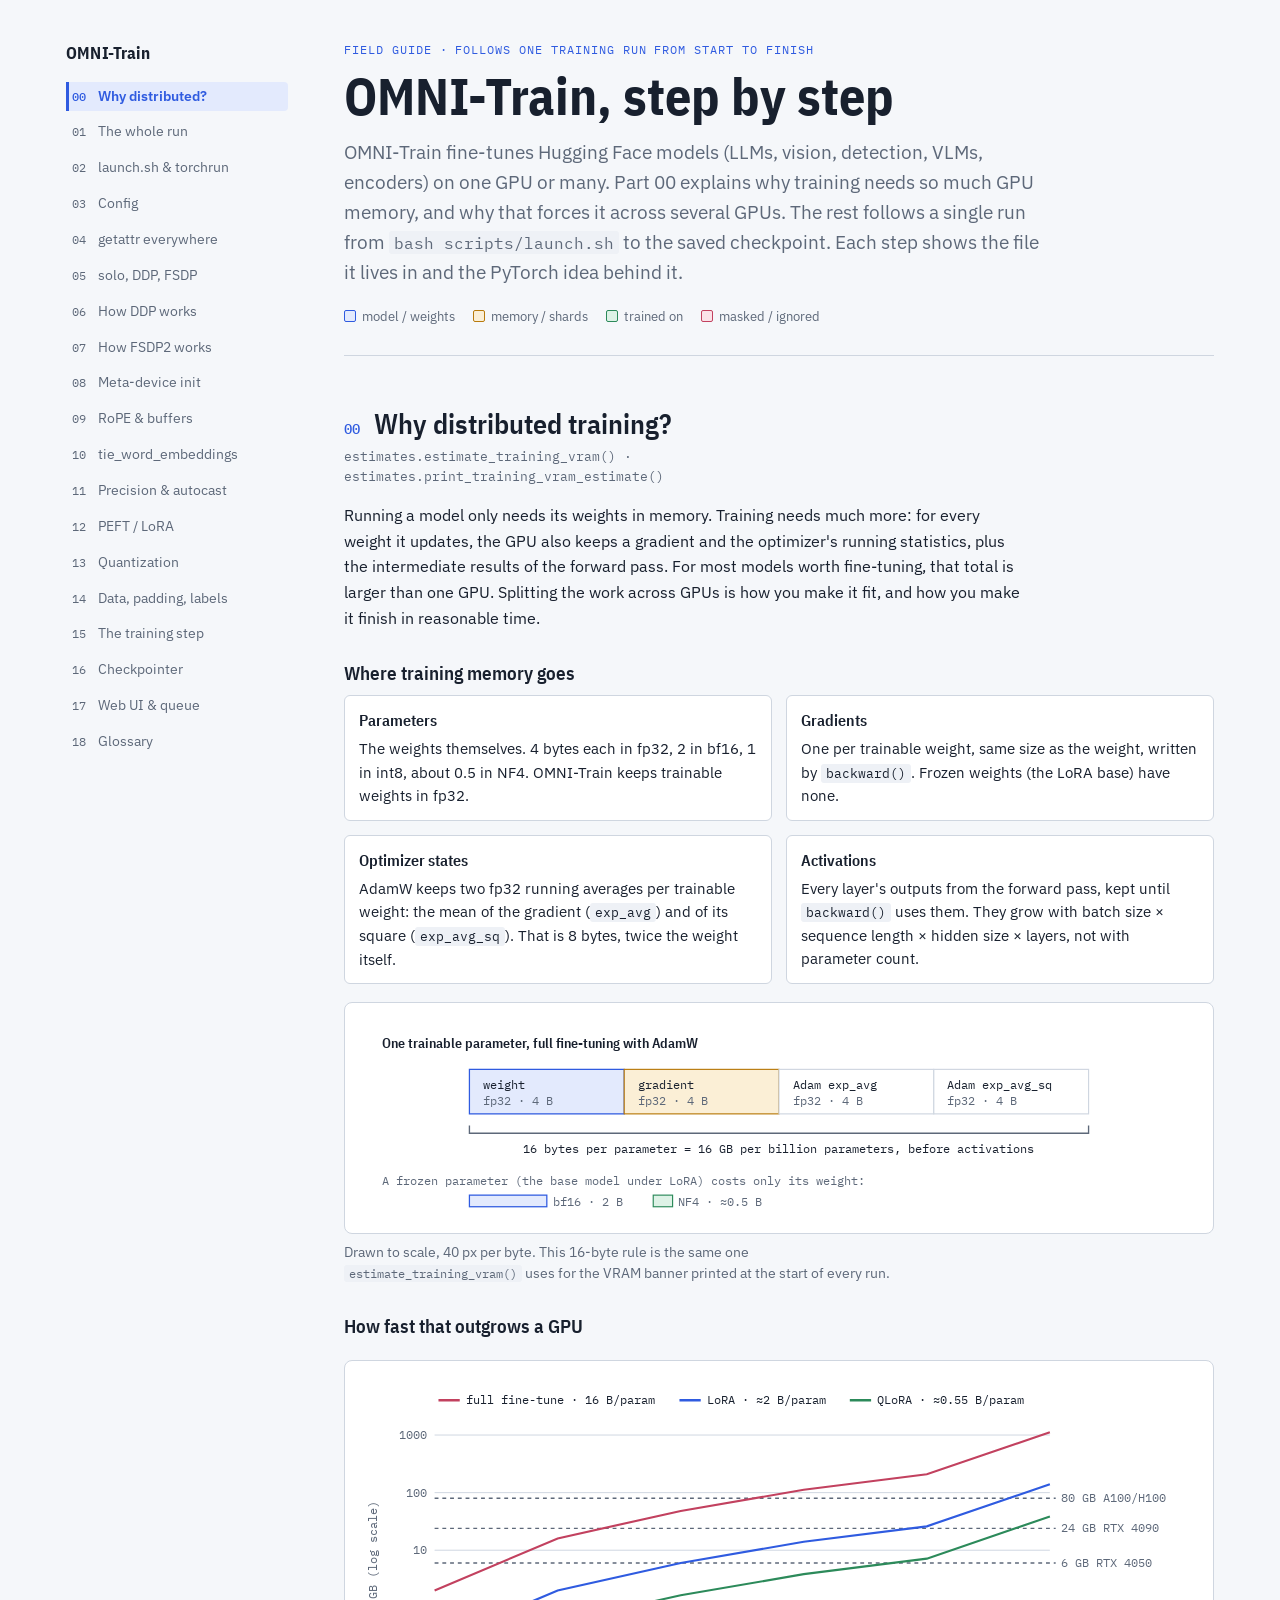
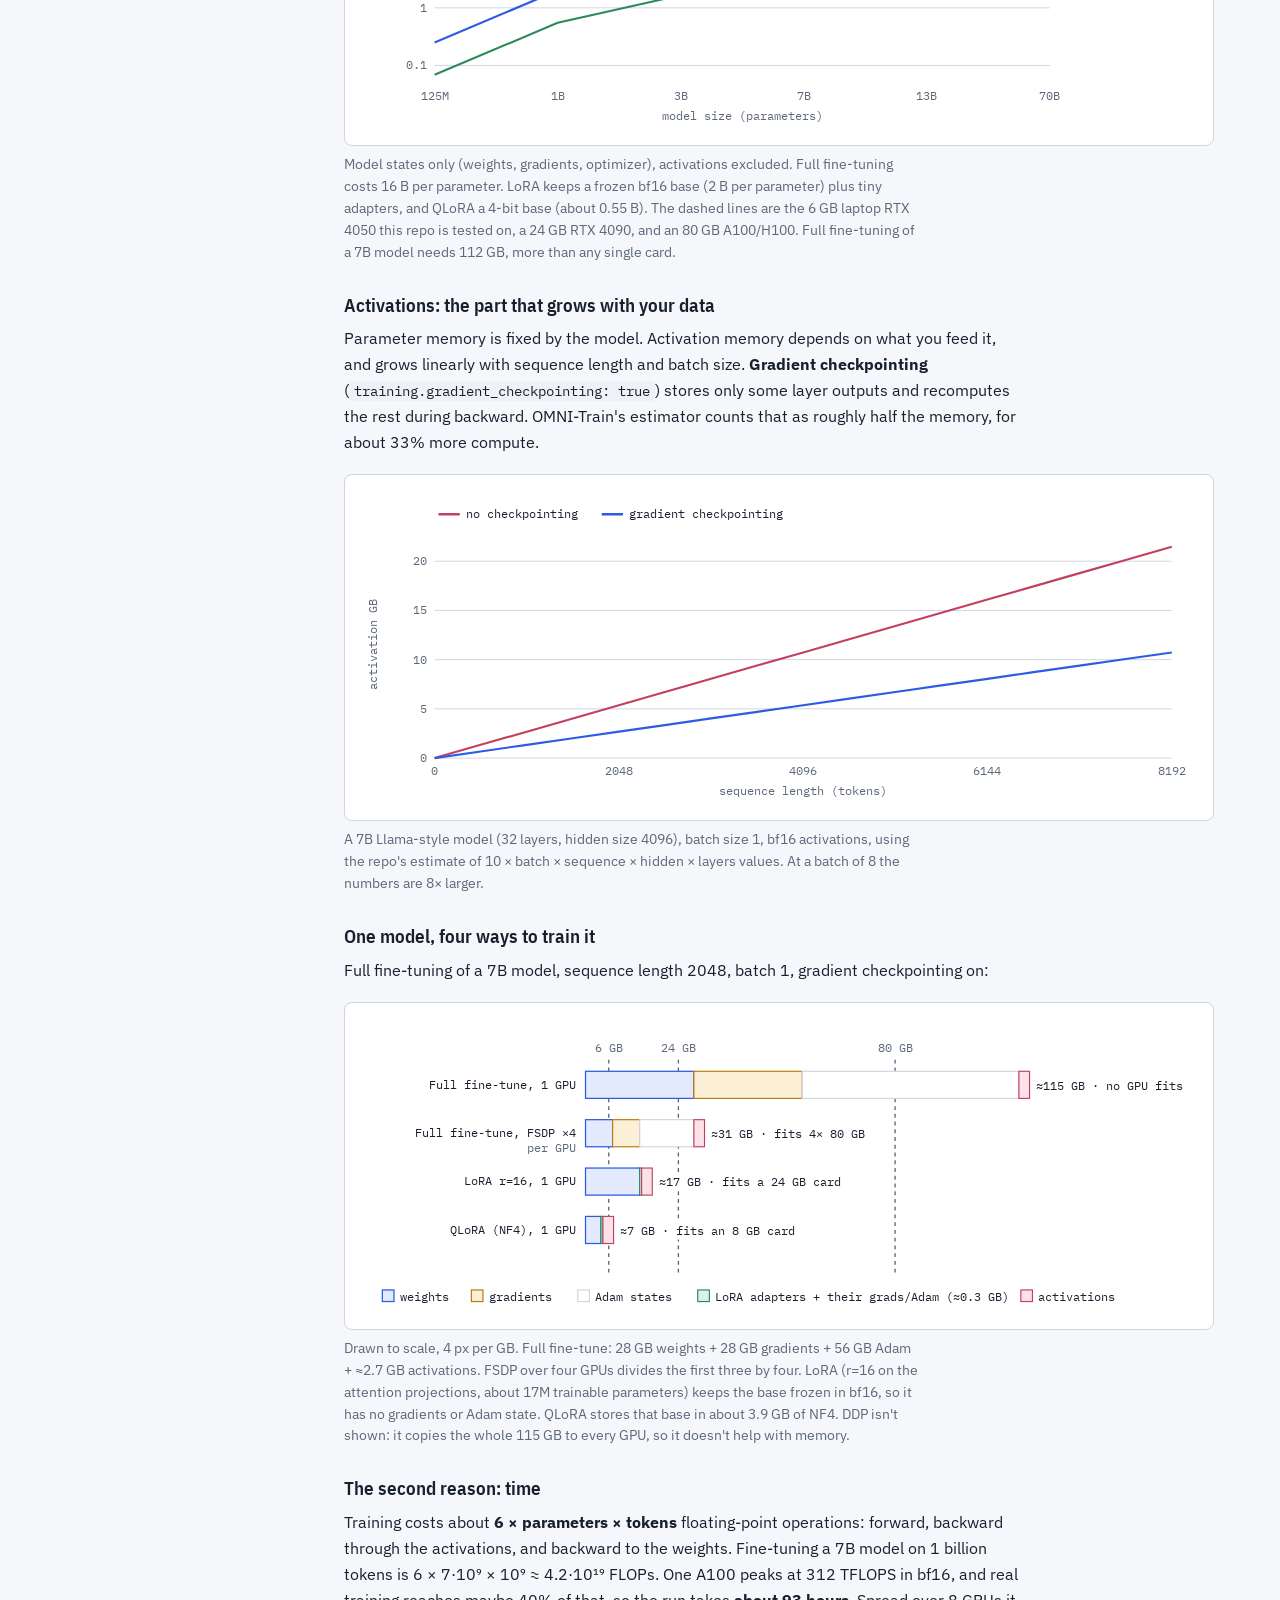
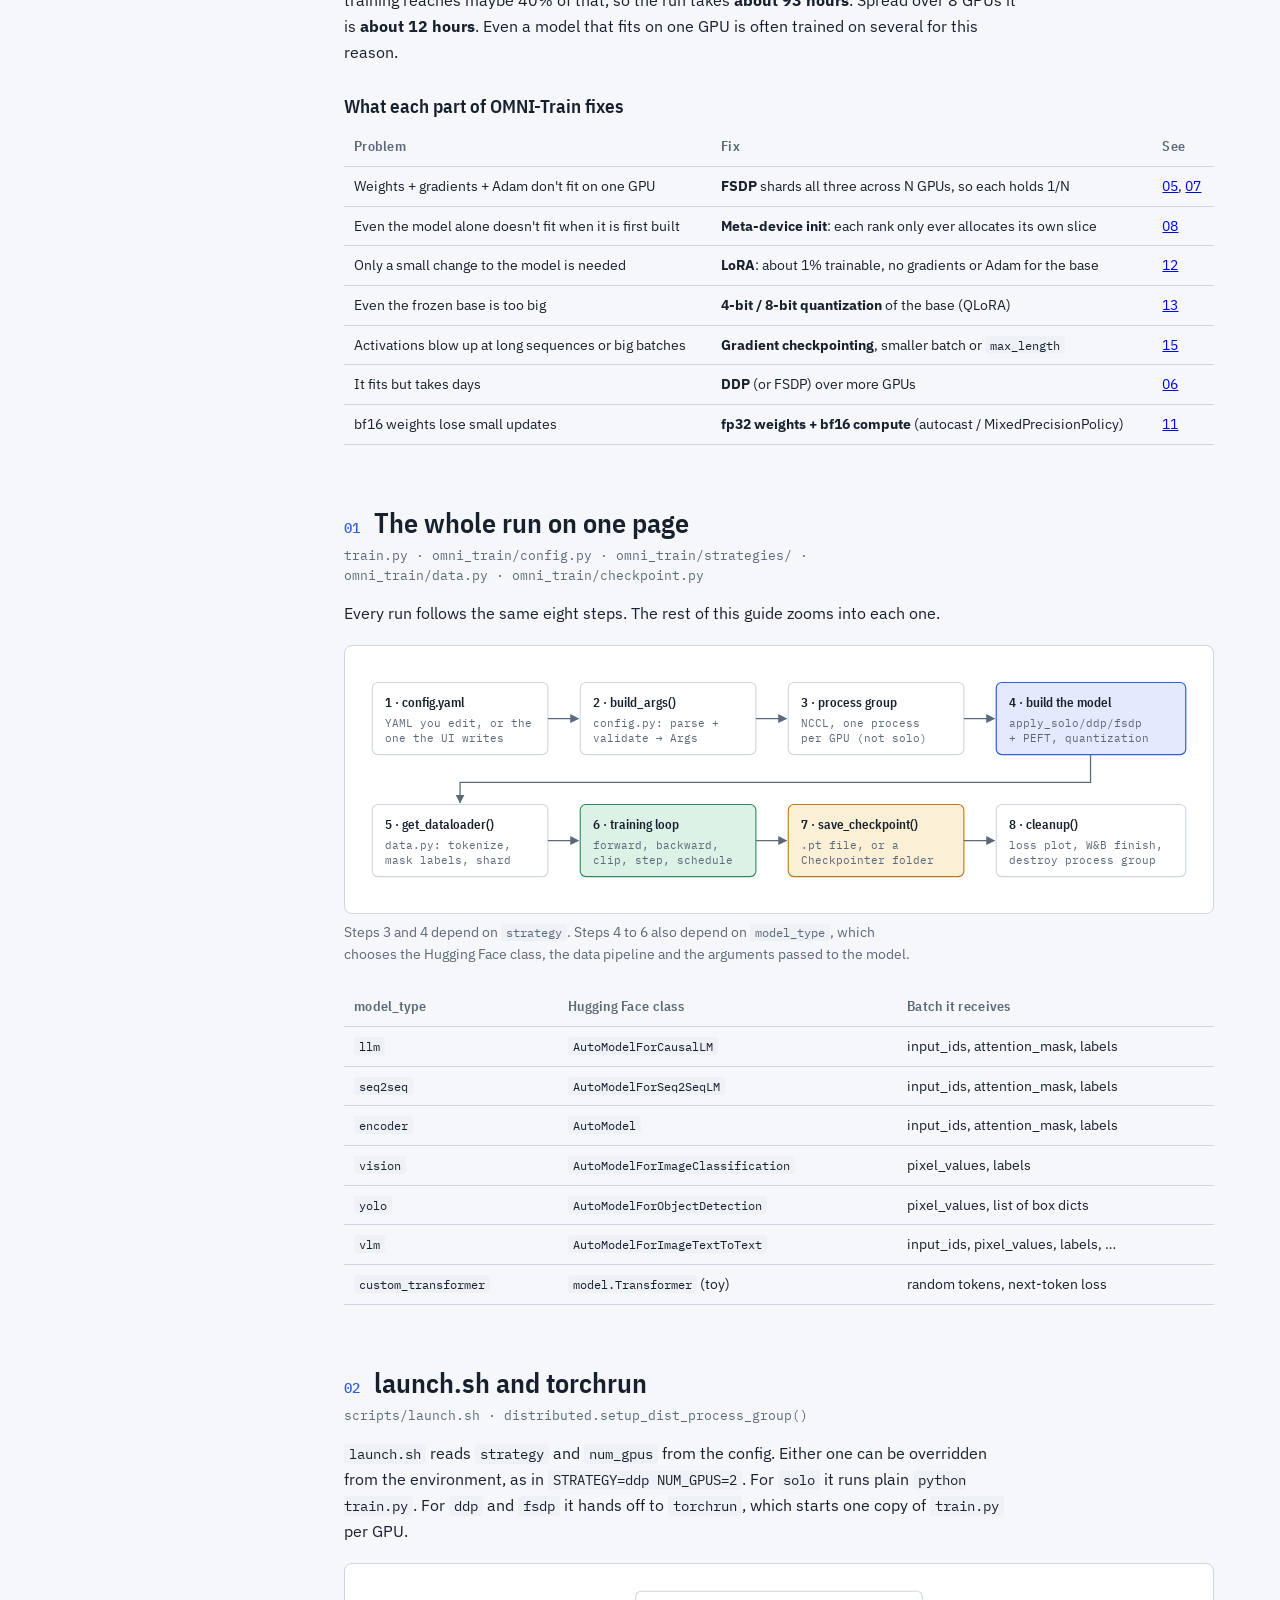
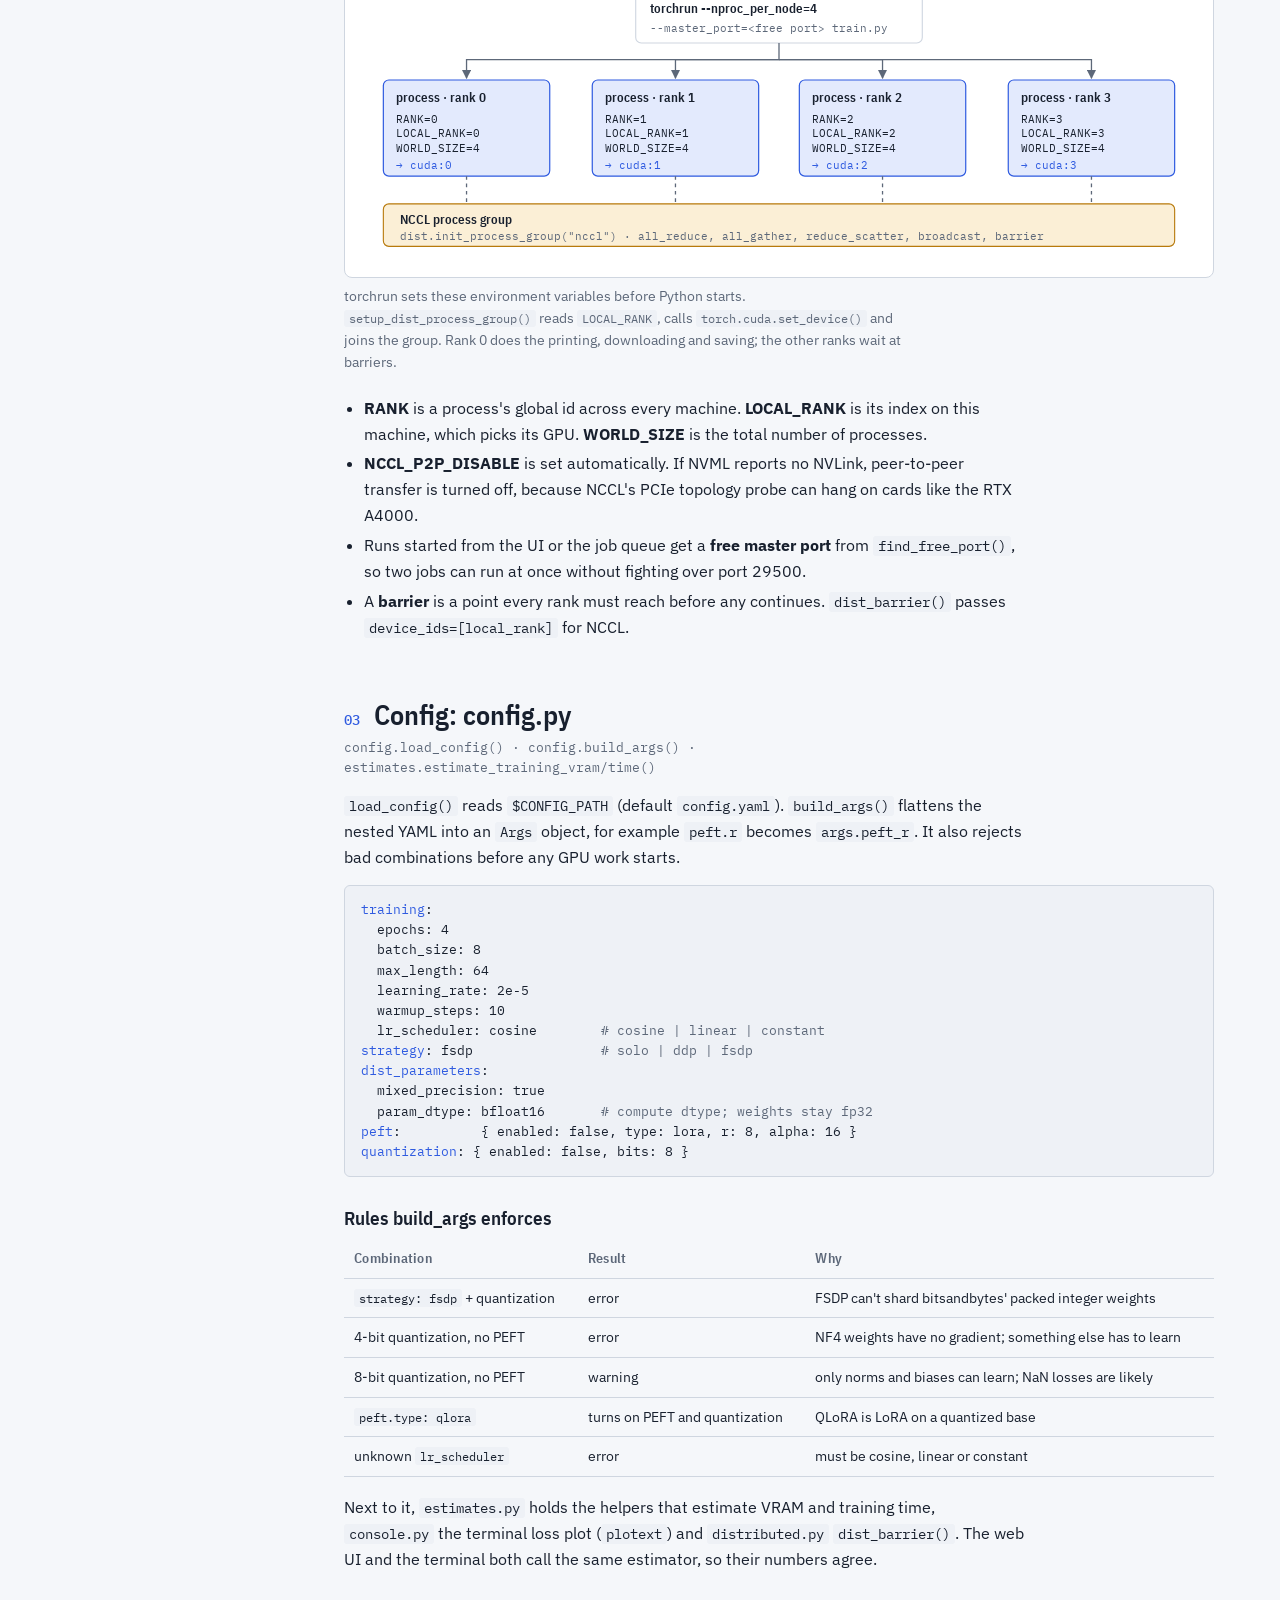
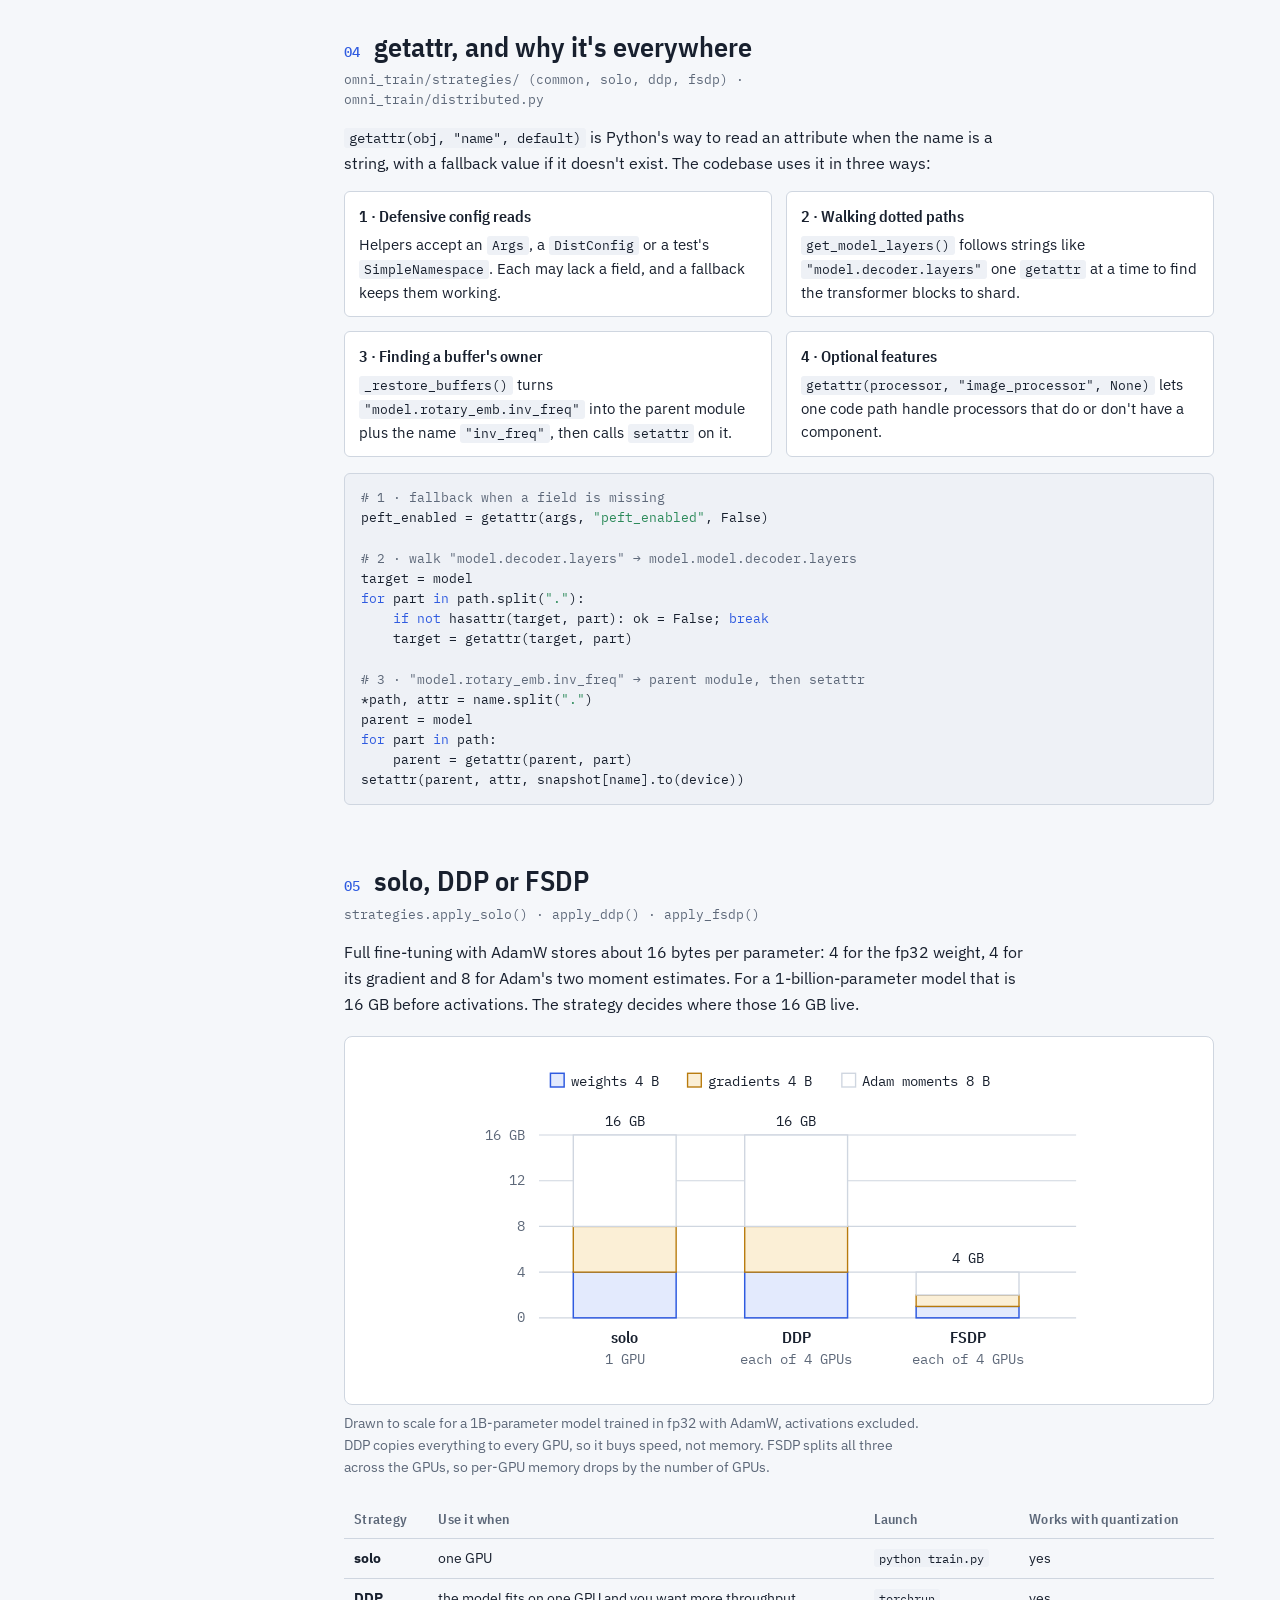
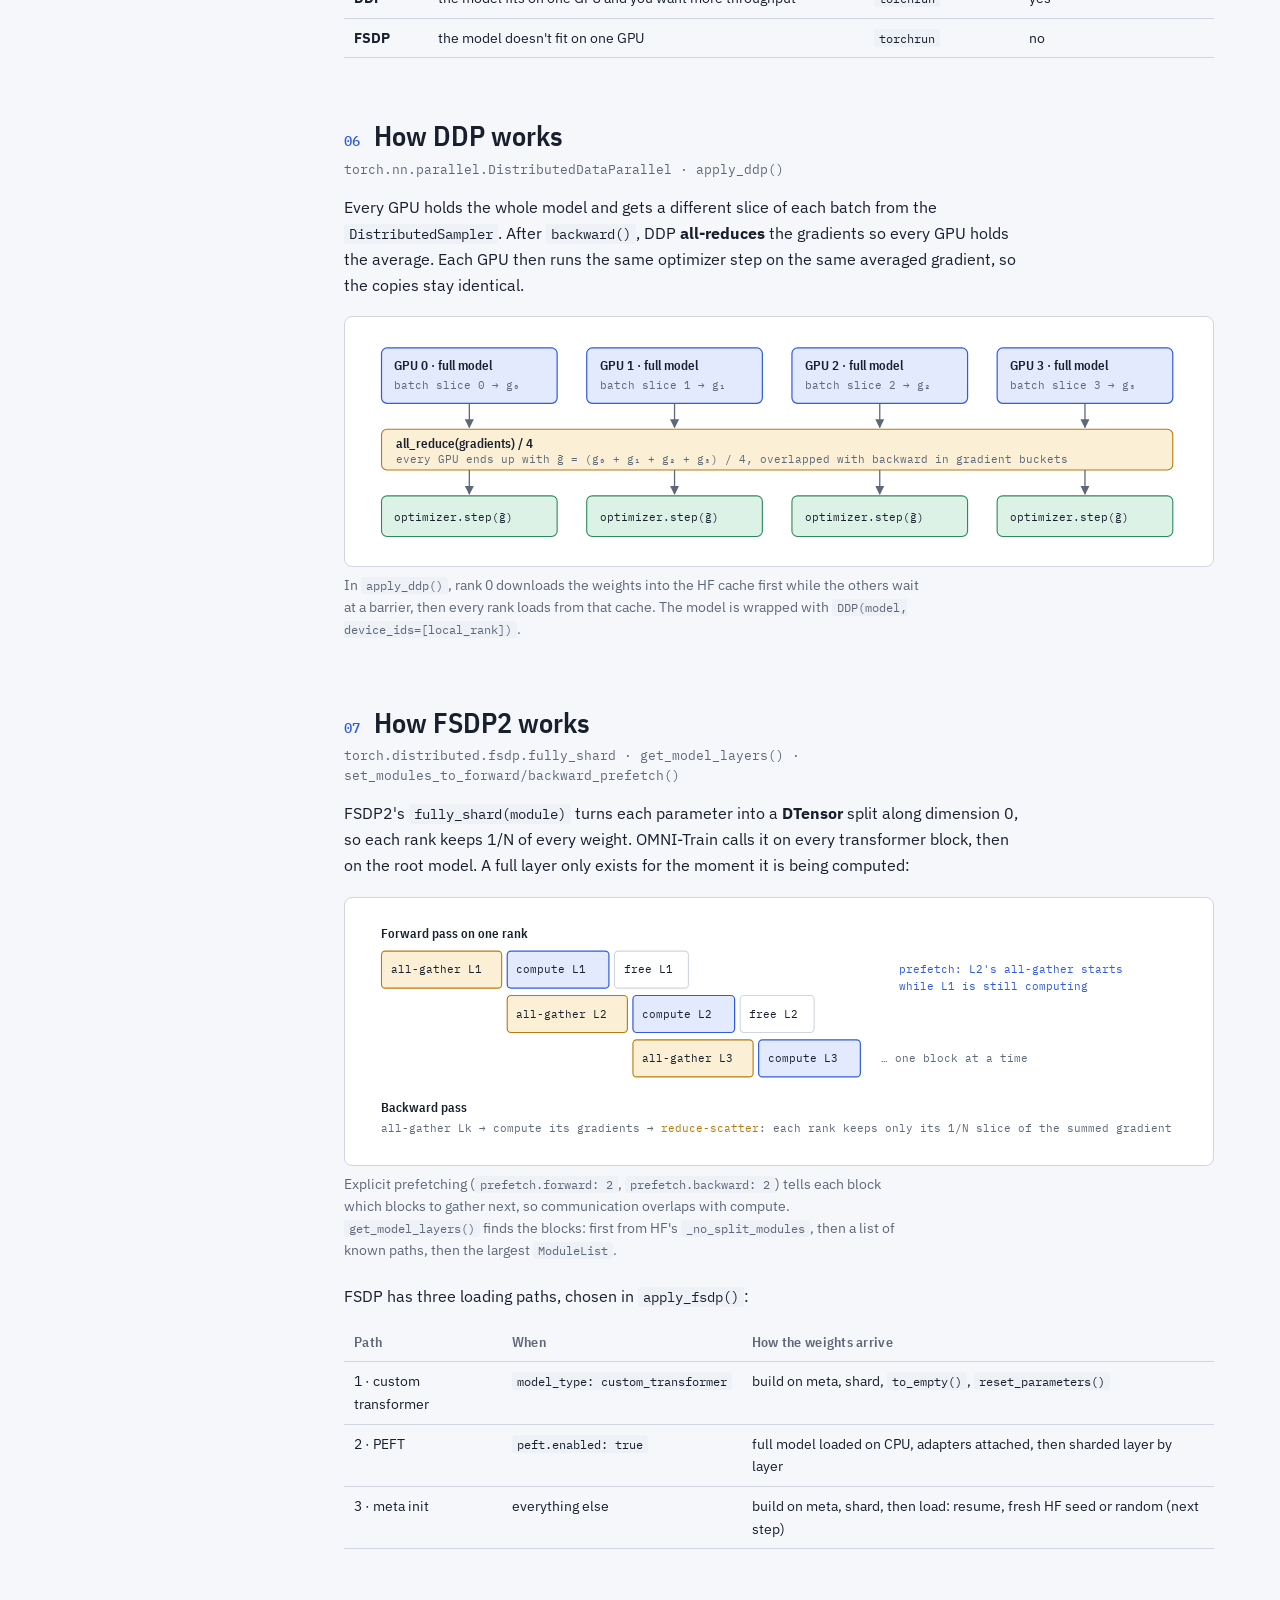
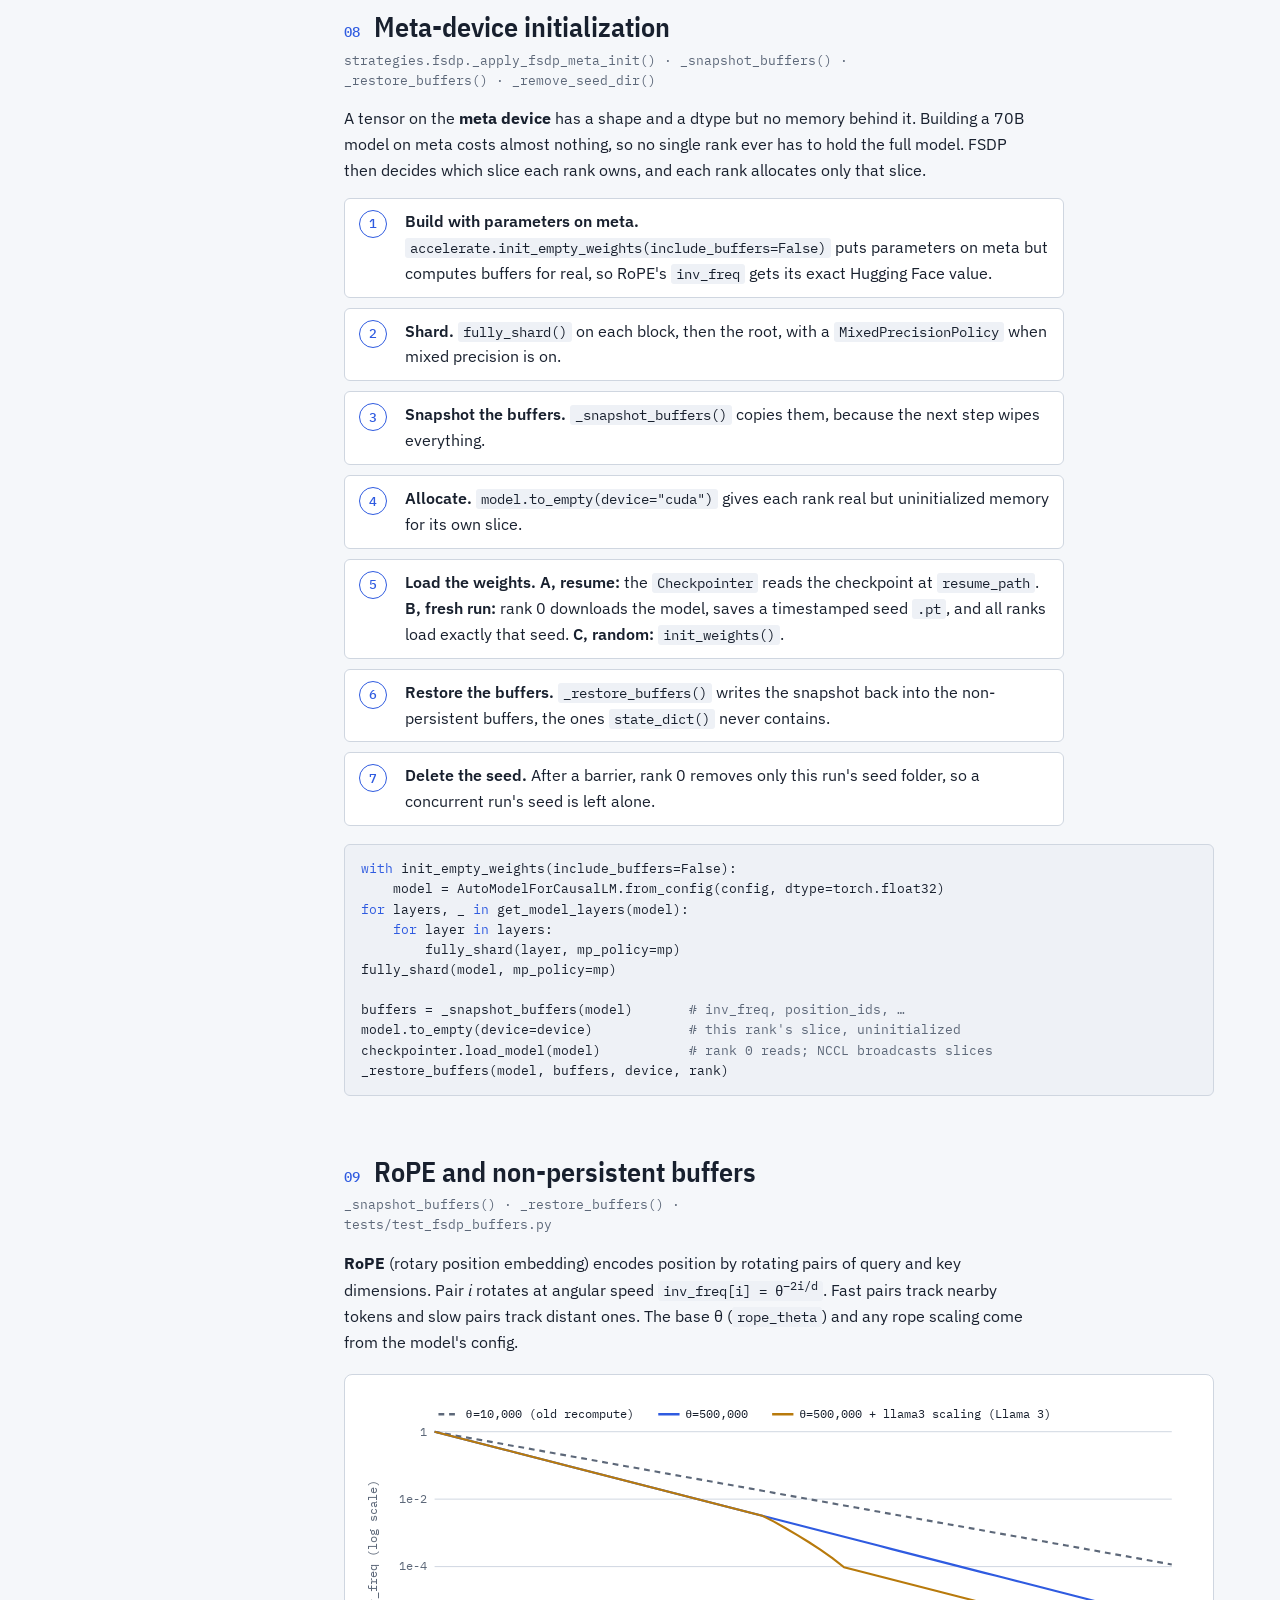
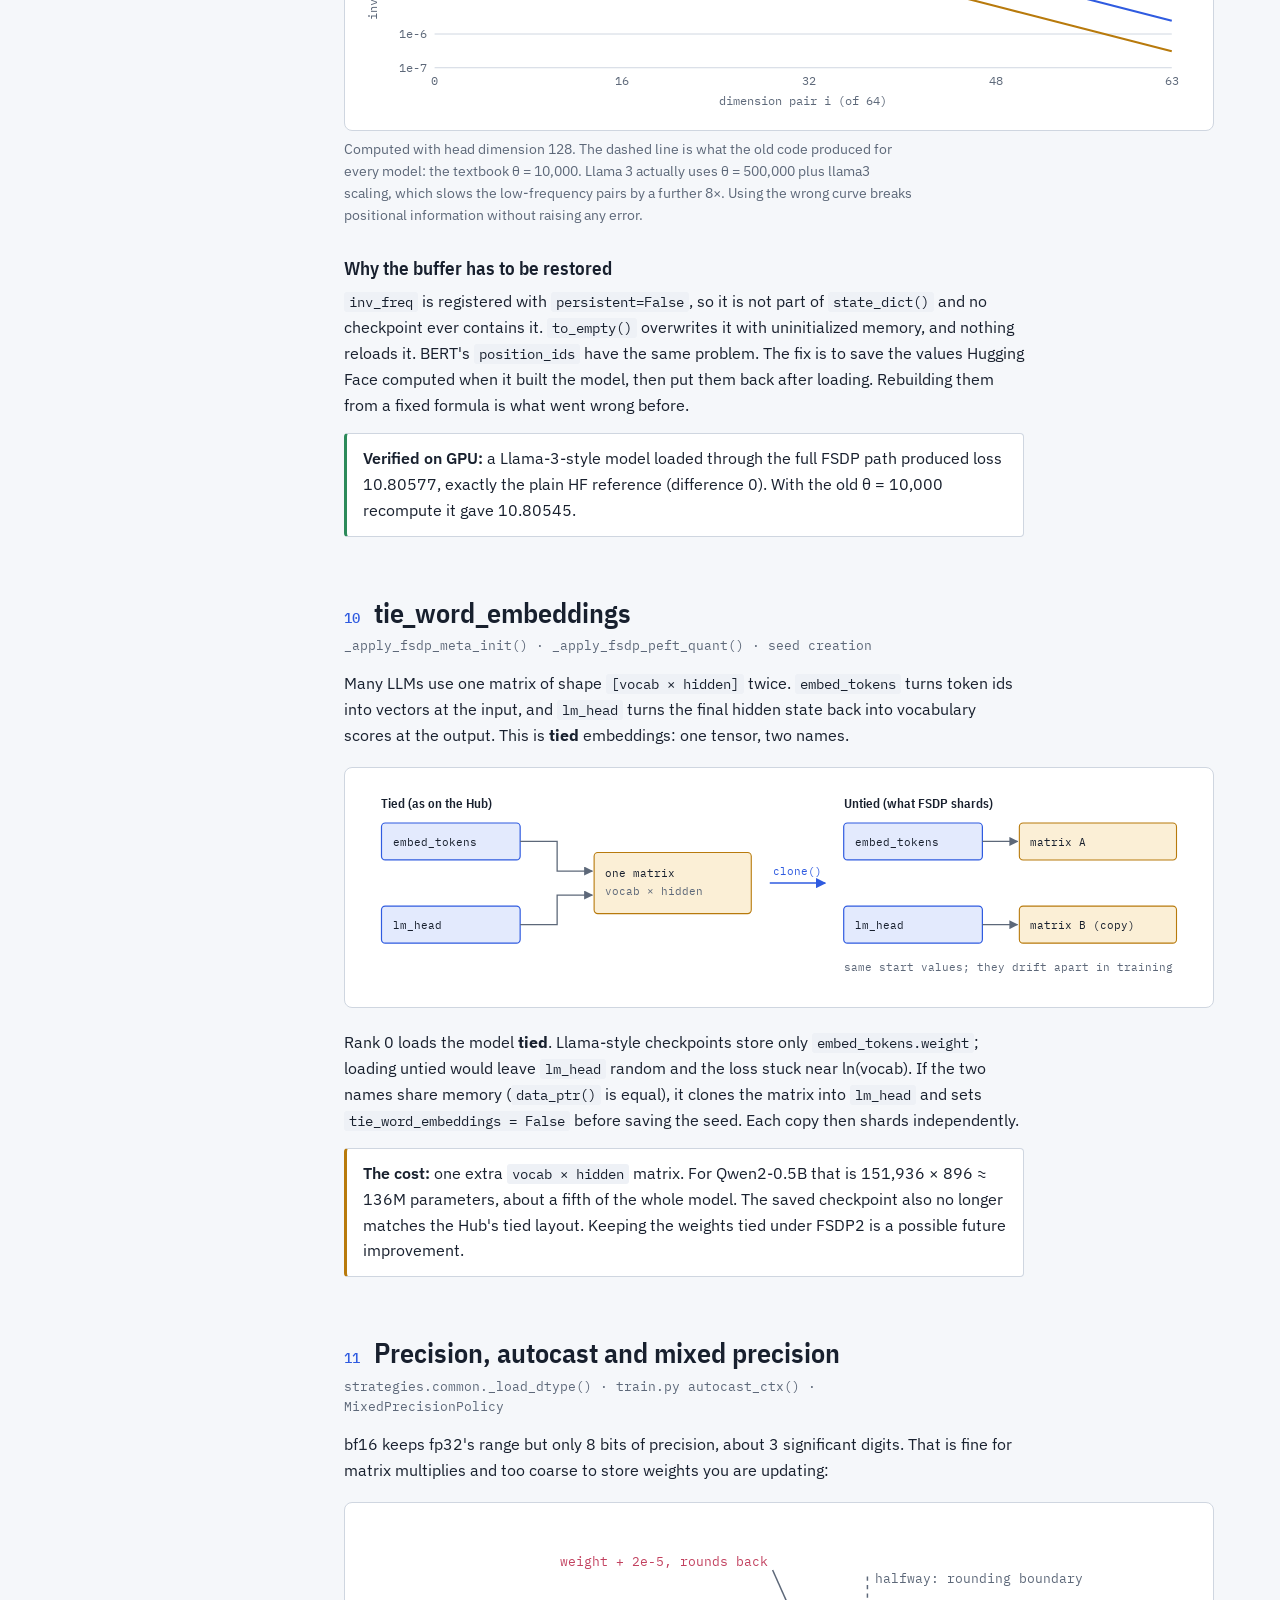
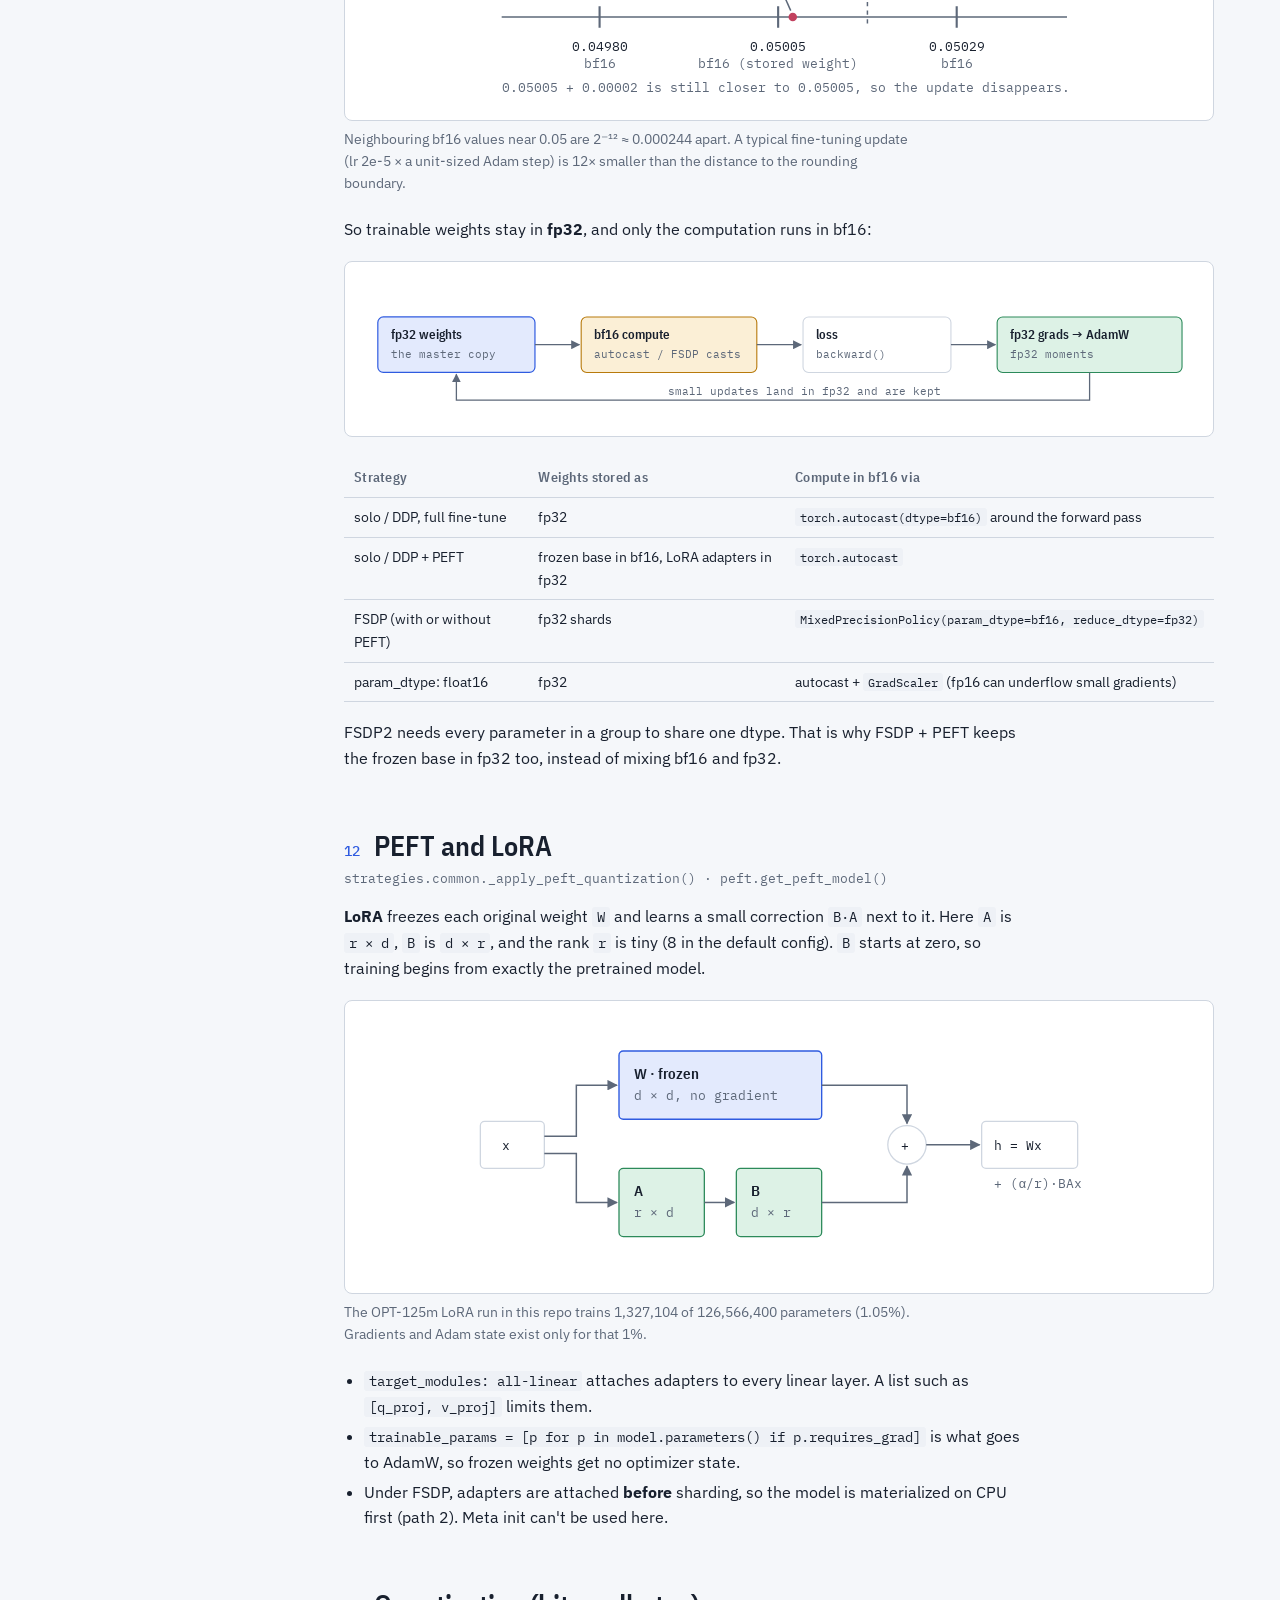
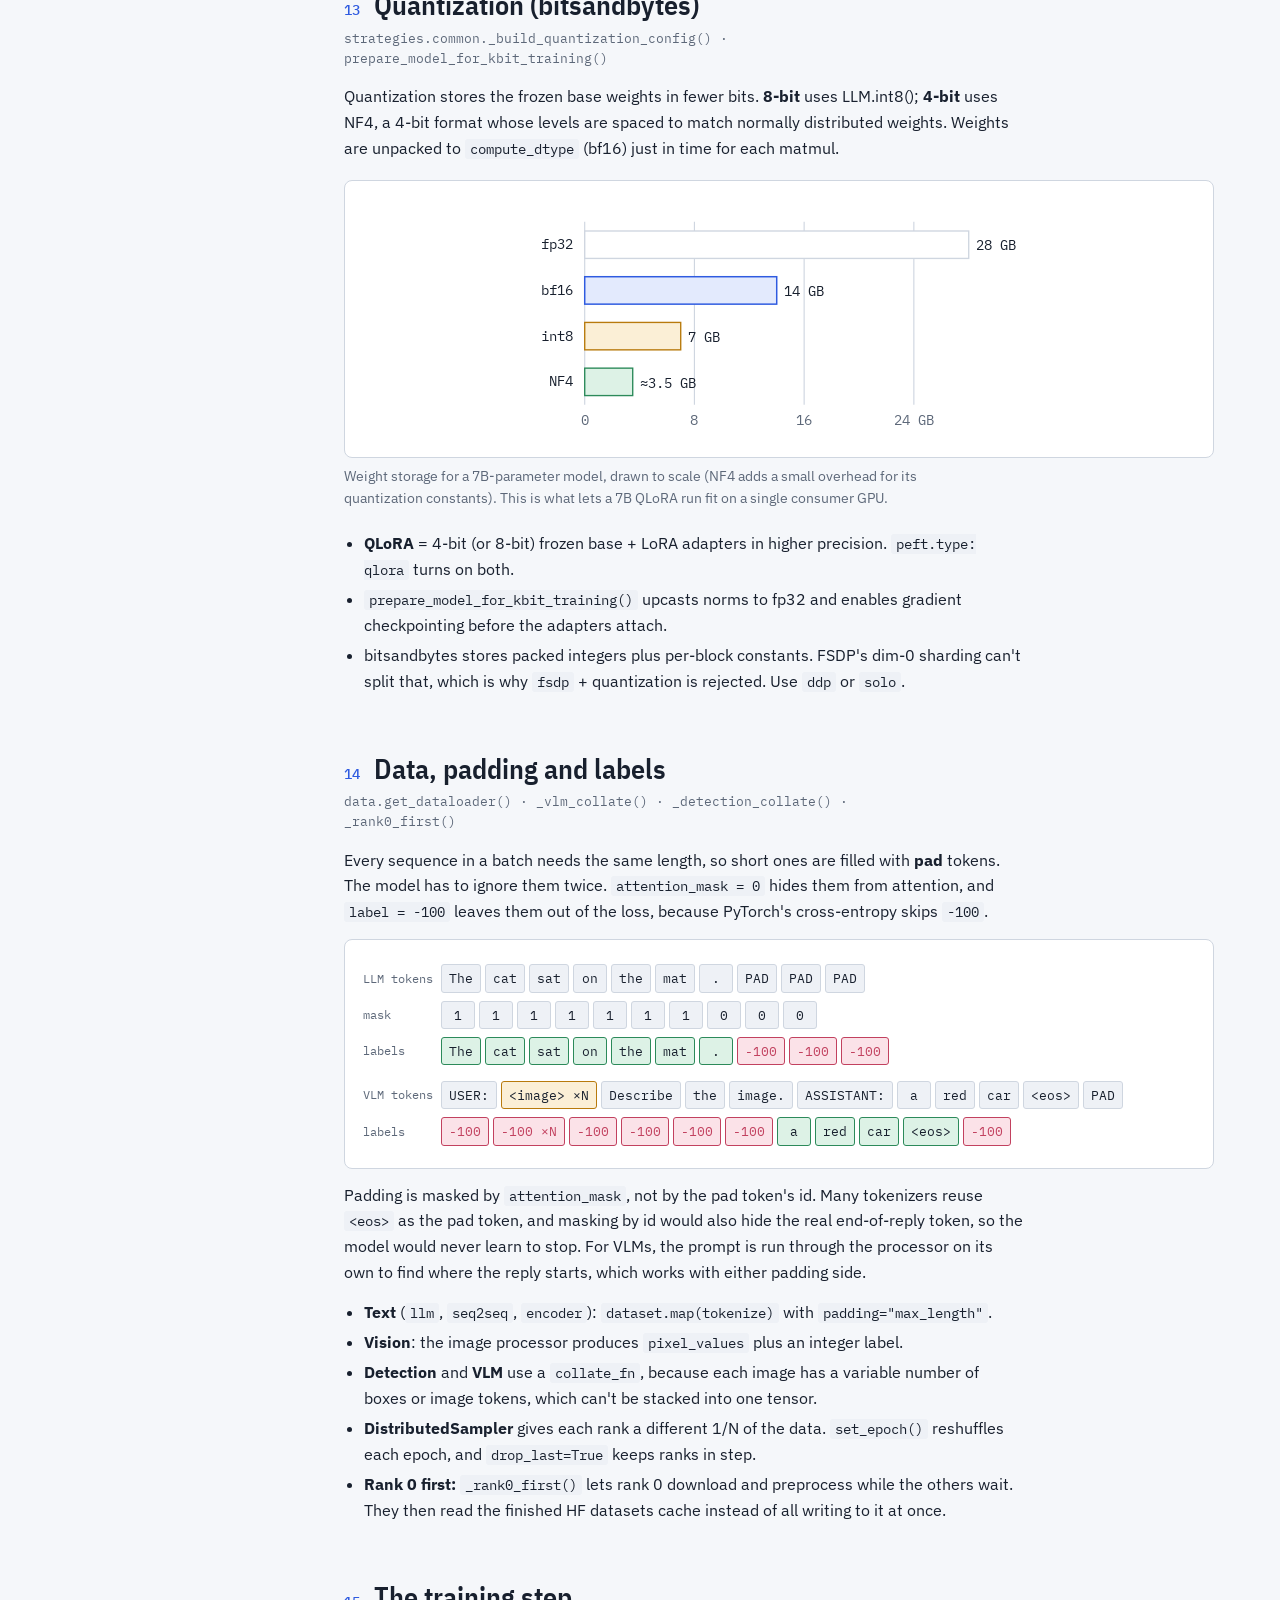
<file: docs/OMNI-Train Field Guide.html>
<!doctype html><html><head><meta charset=utf8><meta name=viewport content="width=device-width,initial-scale=1,viewport-fit=cover"><style>:root{color-scheme:light;box-sizing:border-box;padding-top:env(safe-area-inset-top,0px);padding-bottom:env(safe-area-inset-bottom,0px)}html{scroll-padding-top:env(safe-area-inset-top,0px)}body{margin:0;padding:0;font:14px -apple-system,BlinkMacSystemFont,sans-serif;background:#fff;color:#000}img{max-width:100%}[hidden]:not([hidden=until-found i]){display:none!important}</style></head><body>
<title>OMNI-Train Field Guide</title>
<meta name="claude:viewport-fit-sides" content="cover">
<link rel="preconnect" href="https://fonts.googleapis.com">
<link rel="preconnect" href="https://fonts.gstatic.com" crossorigin>
<link rel="stylesheet" href="https://fonts.googleapis.com/css2?family=IBM+Plex+Mono:wght@400;500&family=IBM+Plex+Sans+Condensed:wght@500;600;700&family=IBM+Plex+Sans:ital,wght@0,400;0,500;0,600;1,400&display=swap">
<style>
/* Layout: engineering notebook — sticky step index on the left, one reading column, diagrams break out wider. */
:root {
  --bg: #f5f7fa;
  --panel: #ffffff;
  --fg: #18202e;
  --muted: #5d6879;
  --line: #cfd6e0;
  --acc: #2f5be0;
  --acc-soft: #e3eafd;
  --amber: #b87a0c;
  --amber-soft: #fbefd6;
  --rose: #c2415f;
  --rose-soft: #fbe2e8;
  --green: #2c8a5a;
  --green-soft: #ddf2e6;
  --code-bg: #eef1f6;
  --display: "IBM Plex Sans Condensed", "Arial Narrow", "Helvetica Neue", Arial, sans-serif;
  --body: "IBM Plex Sans", "Helvetica Neue", Arial, sans-serif;
  --mono: "IBM Plex Mono", ui-monospace, "SFMono-Regular", Menlo, Consolas, monospace;
}
@media (prefers-color-scheme: dark) {
  :root:not([data-theme="light"]) {
    --bg: #11141b; --panel: #1a1f29; --fg: #e3e7ef; --muted: #98a2b3; --line: #313a49;
    --acc: #86a2ff; --acc-soft: #1f2b4d; --amber: #e6aa45; --amber-soft: #3a2d14;
    --rose: #f08aa1; --rose-soft: #3d1d26; --green: #6fd09c; --green-soft: #173327;
    --code-bg: #202634; color-scheme: dark;
  }
}
:root[data-theme="dark"] {
  --bg: #11141b; --panel: #1a1f29; --fg: #e3e7ef; --muted: #98a2b3; --line: #313a49;
  --acc: #86a2ff; --acc-soft: #1f2b4d; --amber: #e6aa45; --amber-soft: #3a2d14;
  --rose: #f08aa1; --rose-soft: #3d1d26; --green: #6fd09c; --green-soft: #173327;
  --code-bg: #202634; color-scheme: dark;
}

* { box-sizing: border-box; }
body {
  background: var(--bg); color: var(--fg);
  font-family: var(--body); font-size: 16px; line-height: 1.62;
}
.page {
  display: grid; grid-template-columns: 230px minmax(0, 1fr); gap: 48px;
  max-width: 1180px; margin: 0 auto;
  padding-left: max(16px, env(safe-area-inset-left, 0px));
  padding-right: max(16px, env(safe-area-inset-right, 0px));
  padding-block: 40px 80px;
}
nav.toc {
  position: sticky; top: calc(env(safe-area-inset-top, 0px) + 24px);
  align-self: start; max-height: calc(100vh - 48px); overflow-y: auto;
  font-size: 13.5px; padding-right: 8px;
}
.toc .brand { font-family: var(--display); font-weight: 700; font-size: 17px; letter-spacing: .01em; margin-bottom: 14px; }
.toc ol { list-style: none; margin: 0; padding: 0; display: grid; gap: 2px; counter-reset: s -1; }
.toc li { counter-increment: s; }
.toc a {
  display: grid; grid-template-columns: 26px 1fr; color: var(--muted);
  text-decoration: none; padding: 4px 6px; border-radius: 4px;
}
.toc a::before { content: counter(s, decimal-leading-zero); font-family: var(--mono); font-size: 11.5px; padding-top: 2px; }
.toc a:hover, .toc a:focus-visible { color: var(--fg); background: var(--acc-soft); outline: none; }
/* The part currently on screen (set by the scroll tracker at the bottom of the page) */
.toc a[aria-current="location"] {
  color: var(--acc); font-weight: 600; background: var(--acc-soft);
  box-shadow: inset 3px 0 0 var(--acc); border-radius: 0 4px 4px 0;
}
.toc a[aria-current="location"]::before { color: var(--acc); font-weight: 500; }
@media (prefers-reduced-motion: no-preference) { .toc a { transition: background-color .15s, color .15s; } }

main { min-width: 0; }
header.hero { padding-bottom: 28px; border-bottom: 1px solid var(--line); margin-bottom: 8px; }
.eyebrow { font-family: var(--mono); font-size: 12px; letter-spacing: .08em; text-transform: uppercase; color: var(--acc); }
h1 { font-family: var(--display); font-weight: 700; font-size: clamp(34px, 5vw, 52px); line-height: 1.05; margin: 10px 0 14px; text-wrap: balance; }
.lede { font-size: 18.5px; color: var(--muted); max-width: 64ch; margin: 0; }
.legend-row { display: flex; flex-wrap: wrap; gap: 8px 18px; margin-top: 18px; font-size: 13px; color: var(--muted); }
.legend-row span { display: inline-flex; align-items: center; gap: 6px; }
.sw { width: 12px; height: 12px; border-radius: 2px; display: inline-block; border: 1px solid; }

section { padding-top: 44px; scroll-margin-top: 16px; }
section > h2 {
  font-family: var(--display); font-weight: 600; font-size: 28px; line-height: 1.15;
  margin: 0 0 6px; display: flex; gap: 14px; align-items: baseline; text-wrap: balance;
}
section > h2 .n { font-family: var(--mono); font-size: 14px; font-weight: 500; color: var(--acc); min-width: 2ch; }
.where { font-family: var(--mono); font-size: 12.5px; color: var(--muted); margin: 0 0 16px; }
h3 { font-family: var(--display); font-weight: 600; font-size: 19px; margin: 26px 0 6px; }
p, ul, ol.plain { max-width: 68ch; }
p { margin: 0 0 14px; }
ul { padding-left: 20px; margin: 0 0 14px; }
li { margin-bottom: 4px; }
code { font-family: var(--mono); font-size: .88em; background: var(--code-bg); padding: 1px 5px; border-radius: 3px; }
pre {
  font-family: var(--mono); font-size: 13px; line-height: 1.55;
  background: var(--code-bg); border: 1px solid var(--line); border-radius: 6px;
  padding: 14px 16px; overflow-x: auto; margin: 0 0 16px; max-width: 100%;
}
pre code { background: none; padding: 0; font-size: inherit; }
.c { color: var(--muted); }
.k { color: var(--acc); }
.s { color: var(--green); }

figure { margin: 18px 0 22px; }
.fig {
  background: var(--panel); border: 1px solid var(--line); border-radius: 8px;
  padding: 18px; overflow-x: auto;
}
.fig svg { display: block; width: 100%; height: auto; min-width: 560px; }
.fig.narrow svg { min-width: 420px; max-width: 640px; margin: 0 auto; }
figcaption { font-size: 13.5px; color: var(--muted); margin-top: 8px; max-width: 72ch; }

.callout {
  border: 1px solid var(--line); border-left: 3px solid var(--amber);
  background: var(--panel); padding: 12px 16px; border-radius: 4px; margin: 0 0 16px; max-width: 68ch;
}
.callout.fix { border-left-color: var(--green); }
.callout b { font-weight: 600; }

.tablewrap { overflow-x: auto; margin: 0 0 18px; }
table { border-collapse: collapse; font-size: 14px; min-width: 520px; width: 100%; }
th, td { text-align: left; padding: 8px 10px; border-bottom: 1px solid var(--line); vertical-align: top; }
th { font-family: var(--display); font-weight: 600; font-size: 13.5px; letter-spacing: .02em; color: var(--muted); }
td code { white-space: nowrap; }
.num { font-variant-numeric: tabular-nums; }

.steps { list-style: none; padding: 0; margin: 8px 0 18px; display: grid; gap: 10px; counter-reset: st; max-width: 72ch; }
.steps li {
  counter-increment: st; display: grid; grid-template-columns: 34px minmax(0, 1fr); gap: 12px;
  background: var(--panel); border: 1px solid var(--line); border-radius: 6px; padding: 10px 14px; margin: 0;
}
.steps li::before {
  content: counter(st); font-family: var(--mono); font-weight: 500; color: var(--acc);
  border: 1px solid var(--acc); border-radius: 50%; width: 26px; height: 26px;
  display: grid; place-items: center; font-size: 13px; margin-top: 1px;
}
.steps li b { font-weight: 600; }

.tokens { display: grid; gap: 8px; margin: 6px 0 4px; }
.trow { display: flex; flex-wrap: wrap; gap: 4px; align-items: center; }
.trow .lab { font-family: var(--mono); font-size: 12px; color: var(--muted); width: 74px; flex: none; }
.tk {
  font-family: var(--mono); font-size: 12.5px; padding: 3px 7px; border-radius: 3px;
  border: 1px solid var(--line); background: var(--code-bg); min-width: 34px; text-align: center;
}
.tk.on { background: var(--green-soft); border-color: var(--green); }
.tk.off { background: var(--rose-soft); border-color: var(--rose); color: var(--rose); }
.tk.img { background: var(--amber-soft); border-color: var(--amber); }

.grid2 { display: grid; grid-template-columns: repeat(2, minmax(0, 1fr)); gap: 14px; margin: 0 0 16px; }
.card { background: var(--panel); border: 1px solid var(--line); border-radius: 6px; padding: 12px 14px; min-width: 0; }
.card h4 { font-family: var(--display); font-weight: 600; font-size: 15.5px; margin: 0 0 4px; }
.card p { font-size: 14.5px; margin: 0; }

/* SVG diagram styling — every colour comes from the theme tokens */
.d text { fill: var(--fg); font-family: var(--mono); font-size: 12px; }
.d .tm { fill: var(--muted); }
.d .ta { fill: var(--acc); }
.d .tr { fill: var(--rose); }
.d .tg { fill: var(--green); }
.d .tam { fill: var(--amber); }
.d .th { font-family: var(--display); font-weight: 600; font-size: 14px; }
.d .halo { paint-order: stroke; stroke: var(--panel); stroke-width: 5px; stroke-linejoin: round; }
.d .lblbg { fill: var(--panel); }
.d .box { fill: var(--panel); stroke: var(--line); stroke-width: 1.2; }
.d .bacc { fill: var(--acc-soft); stroke: var(--acc); stroke-width: 1.3; }
.d .bam { fill: var(--amber-soft); stroke: var(--amber); stroke-width: 1.2; }
.d .bro { fill: var(--rose-soft); stroke: var(--rose); stroke-width: 1.2; }
.d .bgr { fill: var(--green-soft); stroke: var(--green); stroke-width: 1.2; }
.d .fa { fill: var(--acc); }
.d .fam { fill: var(--amber); }
.d .fmu { fill: var(--muted); }
.d .fro { fill: var(--rose); }
.d .fgr { fill: var(--green); }
.d .ln { stroke: var(--muted); stroke-width: 1.4; fill: none; }
.d .ar { stroke: var(--muted); stroke-width: 1.4; fill: none; marker-end: url(#ah); }
.d .ara { stroke: var(--acc); stroke-width: 1.6; fill: none; marker-end: url(#aha); }
.d .grid { stroke: var(--line); stroke-width: 1; fill: none; }
.d .dash { stroke-dasharray: 4 4; }
.mk { fill: var(--muted); }
.mka { fill: var(--acc); }

footer { margin-top: 56px; padding-top: 18px; border-top: 1px solid var(--line); color: var(--muted); font-size: 13.5px; }

@media (max-width: 900px) {
  .page { grid-template-columns: minmax(0, 1fr); gap: 16px; padding-block: 24px 60px; }
  nav.toc { position: static; max-height: none; border: 1px solid var(--line); border-radius: 8px; padding: 12px; background: var(--panel); }
  .toc ol { grid-template-columns: repeat(2, minmax(0, 1fr)); }
}
@media (max-width: 560px) {
  .toc ol { grid-template-columns: minmax(0, 1fr); }
  .grid2 { grid-template-columns: minmax(0, 1fr); }
  section > h2 { font-size: 24px; }
}
@media (prefers-reduced-motion: reduce) { html { scroll-behavior: auto; } }
@media (prefers-reduced-motion: no-preference) { html { scroll-behavior: smooth; } }
</style>

<!-- shared arrowheads for every diagram -->
<svg width="0" height="0" style="position:absolute" aria-hidden="true">
  <defs>
    <marker id="ah" viewBox="0 0 10 10" refX="9" refY="5" markerWidth="7" markerHeight="7" orient="auto-start-reverse"><path d="M0,0 L10,5 L0,10 z" class="mk"/></marker>
    <marker id="aha" viewBox="0 0 10 10" refX="9" refY="5" markerWidth="7" markerHeight="7" orient="auto-start-reverse"><path d="M0,0 L10,5 L0,10 z" class="mka"/></marker>
  </defs>
</svg>

<div class="page">
<nav class="toc" aria-label="Steps">
  <div class="brand">OMNI-Train</div>
  <ol>
    <li><a href="#why">Why distributed?</a></li>
    <li><a href="#overview">The whole run</a></li>
    <li><a href="#launch">launch.sh &amp; torchrun</a></li>
    <li><a href="#config">Config</a></li>
    <li><a href="#getattr">getattr everywhere</a></li>
    <li><a href="#strategies">solo, DDP, FSDP</a></li>
    <li><a href="#ddp">How DDP works</a></li>
    <li><a href="#fsdp">How FSDP2 works</a></li>
    <li><a href="#meta">Meta-device init</a></li>
    <li><a href="#rope">RoPE &amp; buffers</a></li>
    <li><a href="#tie">tie_word_embeddings</a></li>
    <li><a href="#precision">Precision &amp; autocast</a></li>
    <li><a href="#peft">PEFT / LoRA</a></li>
    <li><a href="#quant">Quantization</a></li>
    <li><a href="#data">Data, padding, labels</a></li>
    <li><a href="#loop">The training step</a></li>
    <li><a href="#ckpt">Checkpointer</a></li>
    <li><a href="#ui">Web UI &amp; queue</a></li>
    <li><a href="#glossary">Glossary</a></li>
  </ol>
</nav>

<main>
<header class="hero">
  <div class="eyebrow">Field guide · follows one training run from start to finish</div>
  <h1>OMNI-Train, step by step</h1>
  <p class="lede">OMNI-Train fine-tunes Hugging Face models (LLMs, vision, detection, VLMs, encoders) on one GPU or many. Part 00 explains why training needs so much GPU memory, and why that forces it across several GPUs. The rest follows a single run from <code>bash scripts/launch.sh</code> to the saved checkpoint. Each step shows the file it lives in and the PyTorch idea behind it.</p>
  <div class="legend-row" aria-label="Diagram colour key">
    <span><i class="sw" style="background:var(--acc-soft);border-color:var(--acc)"></i>model / weights</span>
    <span><i class="sw" style="background:var(--amber-soft);border-color:var(--amber)"></i>memory / shards</span>
    <span><i class="sw" style="background:var(--green-soft);border-color:var(--green)"></i>trained on</span>
    <span><i class="sw" style="background:var(--rose-soft);border-color:var(--rose)"></i>masked / ignored</span>
  </div>
</header>

<!-- 00 ------------------------------------------------------------------ -->
<section id="why">
  <h2><span class="n">00</span>Why distributed training?</h2>
  <p class="where">estimates.estimate_training_vram() · estimates.print_training_vram_estimate()</p>
  <p>Running a model only needs its weights in memory. Training needs much more: for every weight it updates, the GPU also keeps a gradient and the optimizer's running statistics, plus the intermediate results of the forward pass. For most models worth fine-tuning, that total is larger than one GPU. Splitting the work across GPUs is how you make it fit, and how you make it finish in reasonable time.</p>

  <h3>Where training memory goes</h3>
  <div class="grid2">
    <div class="card"><h4>Parameters</h4><p>The weights themselves. 4 bytes each in fp32, 2 in bf16, 1 in int8, about 0.5 in NF4. OMNI-Train keeps trainable weights in fp32.</p></div>
    <div class="card"><h4>Gradients</h4><p>One per trainable weight, same size as the weight, written by <code>backward()</code>. Frozen weights (the LoRA base) have none.</p></div>
    <div class="card"><h4>Optimizer states</h4><p>AdamW keeps two fp32 running averages per trainable weight: the mean of the gradient (<code>exp_avg</code>) and of its square (<code>exp_avg_sq</code>). That is 8 bytes, twice the weight itself.</p></div>
    <div class="card"><h4>Activations</h4><p>Every layer's outputs from the forward pass, kept until <code>backward()</code> uses them. They grow with batch size × sequence length × hidden size × layers, not with parameter count.</p></div>
  </div>
  <figure>
    <div class="fig">
      <svg class="d" viewBox="0 0 860 200" role="img" aria-label="One trainable parameter costs 16 bytes: 4 weight, 4 gradient, 4 Adam exp_avg, 4 Adam exp_avg_sq">
        <!-- scale: 40 px per byte from x=110 -->
        <text class="th" x="20" y="28">One trainable parameter, full fine-tuning with AdamW</text>
        <rect class="bacc" x="110" y="50" width="160" height="46"/><text x="124" y="70">weight</text><text class="tm" x="124" y="87">fp32 · 4 B</text>
        <rect class="bam" x="270" y="50" width="160" height="46"/><text x="284" y="70">gradient</text><text class="tm" x="284" y="87">fp32 · 4 B</text>
        <rect class="box" x="430" y="50" width="160" height="46"/><text x="444" y="70">Adam exp_avg</text><text class="tm" x="444" y="87">fp32 · 4 B</text>
        <rect class="box" x="590" y="50" width="160" height="46"/><text x="604" y="70">Adam exp_avg_sq</text><text class="tm" x="604" y="87">fp32 · 4 B</text>
        <path class="ln" d="M110,108 V116 H750 V108"/>
        <text x="430" y="136" text-anchor="middle">16 bytes per parameter = 16 GB per billion parameters, before activations</text>
        <text class="tm" x="20" y="170">A frozen parameter (the base model under LoRA) costs only its weight:</text>
        <rect class="bacc" x="110" y="180" width="80" height="12"/><text class="tm" x="196" y="191">bf16 · 2 B</text>
        <rect class="bgr" x="300" y="180" width="20" height="12"/><text class="tm" x="326" y="191">NF4 · ≈0.5 B</text>
      </svg>
    </div>
    <figcaption>Drawn to scale, 40 px per byte. This 16-byte rule is the same one <code>estimate_training_vram()</code> uses for the VRAM banner printed at the start of every run.</figcaption>
  </figure>

  <h3>How fast that outgrows a GPU</h3>
  <figure>
    <div class="fig">
      <svg class="d" id="sizeChart" viewBox="0 0 860 360" role="img" aria-label="Training memory against model size on a log scale for full fine-tuning, LoRA and QLoRA, with 6, 24 and 80 GB GPU lines"></svg>
    </div>
    <figcaption>Model states only (weights, gradients, optimizer), activations excluded. Full fine-tuning costs 16 B per parameter. LoRA keeps a frozen bf16 base (2 B per parameter) plus tiny adapters, and QLoRA a 4-bit base (about 0.55 B). The dashed lines are the 6 GB laptop RTX 4050 this repo is tested on, a 24 GB RTX 4090, and an 80 GB A100/H100. Full fine-tuning of a 7B model needs 112 GB, more than any single card.</figcaption>
  </figure>

  <h3>Activations: the part that grows with your data</h3>
  <p>Parameter memory is fixed by the model. Activation memory depends on what you feed it, and grows linearly with sequence length and batch size. <b>Gradient checkpointing</b> (<code>training.gradient_checkpointing: true</code>) stores only some layer outputs and recomputes the rest during backward. OMNI-Train's estimator counts that as roughly half the memory, for about 33% more compute.</p>
  <figure>
    <div class="fig">
      <svg class="d" id="actChart" viewBox="0 0 860 320" role="img" aria-label="Activation memory for a 7B model, batch 1, rising linearly with sequence length, halved by gradient checkpointing"></svg>
    </div>
    <figcaption>A 7B Llama-style model (32 layers, hidden size 4096), batch size 1, bf16 activations, using the repo's estimate of 10 × batch × sequence × hidden × layers values. At a batch of 8 the numbers are 8× larger.</figcaption>
  </figure>

  <h3>One model, four ways to train it</h3>
  <p>Full fine-tuning of a 7B model, sequence length 2048, batch 1, gradient checkpointing on:</p>
  <figure>
    <div class="fig">
      <svg class="d" viewBox="0 0 860 300" role="img" aria-label="7B model memory: about 115 GB full fine-tune on one GPU, 31 GB per GPU with FSDP on four GPUs, 17 GB with LoRA, 7 GB with QLoRA">
        <!-- scale: 4 px per GB from x=230 -->
        <path class="ln dash" d="M254,40 V262 M326,40 V262 M550,40 V262"/>
        <text class="tm" x="254" y="32" text-anchor="middle">6 GB</text>
        <text class="tm" x="326" y="32" text-anchor="middle">24 GB</text>
        <text class="tm" x="550" y="32" text-anchor="middle">80 GB</text>
        <text x="220" y="70" text-anchor="end">Full fine-tune, 1 GPU</text>
        <rect class="bacc" x="230" y="52" width="112" height="28"/><rect class="bam" x="342" y="52" width="112" height="28"/><rect class="box" x="454" y="52" width="224" height="28"/><rect class="bro" x="678" y="52" width="11" height="28"/>
        <text class="halo" x="696" y="71">≈115 GB · no GPU fits</text>
        <text x="220" y="120" text-anchor="end">Full fine-tune, FSDP ×4</text>
        <text class="tm" x="220" y="135" text-anchor="end">per GPU</text>
        <rect class="bacc" x="230" y="102" width="28" height="28"/><rect class="bam" x="258" y="102" width="28" height="28"/><rect class="box" x="286" y="102" width="56" height="28"/><rect class="bro" x="342" y="102" width="11" height="28"/>
        <text class="halo" x="360" y="121">≈31 GB · fits 4× 80 GB</text>
        <text x="220" y="170" text-anchor="end">LoRA r=16, 1 GPU</text>
        <rect class="bacc" x="230" y="152" width="56" height="28"/><rect class="bgr" x="286" y="152" width="2" height="28"/><rect class="bro" x="288" y="152" width="11" height="28"/>
        <rect class="lblbg" x="302" y="157" width="196" height="19"/><text class="halo" x="306" y="171">≈17 GB · fits a 24 GB card</text>
        <text x="220" y="220" text-anchor="end">QLoRA (NF4), 1 GPU</text>
        <rect class="bacc" x="230" y="202" width="16" height="28"/><rect class="bgr" x="246" y="202" width="2" height="28"/><rect class="bro" x="248" y="202" width="11" height="28"/>
        <rect class="lblbg" x="262" y="207" width="188" height="19"/><text class="halo" x="266" y="221">≈7 GB · fits an 8 GB card</text>
        <rect class="bacc" x="20" y="278" width="12" height="12"/><text x="38" y="289">weights</text>
        <rect class="bam" x="112" y="278" width="12" height="12"/><text x="130" y="289">gradients</text>
        <rect class="box" x="222" y="278" width="12" height="12"/><text x="240" y="289">Adam states</text>
        <rect class="bgr" x="346" y="278" width="12" height="12"/><text x="364" y="289">LoRA adapters + their grads/Adam (≈0.3 GB)</text>
        <rect class="bro" x="680" y="278" width="12" height="12"/><text x="698" y="289">activations</text>
      </svg>
    </div>
    <figcaption>Drawn to scale, 4 px per GB. Full fine-tune: 28 GB weights + 28 GB gradients + 56 GB Adam + ≈2.7 GB activations. FSDP over four GPUs divides the first three by four. LoRA (r=16 on the attention projections, about 17M trainable parameters) keeps the base frozen in bf16, so it has no gradients or Adam state. QLoRA stores that base in about 3.9 GB of NF4. DDP isn't shown: it copies the whole 115 GB to every GPU, so it doesn't help with memory.</figcaption>
  </figure>

  <h3>The second reason: time</h3>
  <p>Training costs about <b>6 × parameters × tokens</b> floating-point operations: forward, backward through the activations, and backward to the weights. Fine-tuning a 7B model on 1 billion tokens is 6 × 7·10⁹ × 10⁹ ≈ 4.2·10¹⁹ FLOPs. One A100 peaks at 312 TFLOPS in bf16, and real training reaches maybe 40% of that, so the run takes <b>about 93 hours</b>. Spread over 8 GPUs it is <b>about 12 hours</b>. Even a model that fits on one GPU is often trained on several for this reason.</p>

  <h3>What each part of OMNI-Train fixes</h3>
  <div class="tablewrap">
    <table>
      <thead><tr><th>Problem</th><th>Fix</th><th>See</th></tr></thead>
      <tbody>
        <tr><td>Weights + gradients + Adam don't fit on one GPU</td><td><b>FSDP</b> shards all three across N GPUs, so each holds 1/N</td><td><a href="#strategies">05</a>, <a href="#fsdp">07</a></td></tr>
        <tr><td>Even the model alone doesn't fit when it is first built</td><td><b>Meta-device init</b>: each rank only ever allocates its own slice</td><td><a href="#meta">08</a></td></tr>
        <tr><td>Only a small change to the model is needed</td><td><b>LoRA</b>: about 1% trainable, no gradients or Adam for the base</td><td><a href="#peft">12</a></td></tr>
        <tr><td>Even the frozen base is too big</td><td><b>4-bit / 8-bit quantization</b> of the base (QLoRA)</td><td><a href="#quant">13</a></td></tr>
        <tr><td>Activations blow up at long sequences or big batches</td><td><b>Gradient checkpointing</b>, smaller batch or <code>max_length</code></td><td><a href="#loop">15</a></td></tr>
        <tr><td>It fits but takes days</td><td><b>DDP</b> (or FSDP) over more GPUs</td><td><a href="#ddp">06</a></td></tr>
        <tr><td>bf16 weights lose small updates</td><td><b>fp32 weights + bf16 compute</b> (autocast / MixedPrecisionPolicy)</td><td><a href="#precision">11</a></td></tr>
      </tbody>
    </table>
  </div>
</section>

<!-- 01 ------------------------------------------------------------------ -->
<section id="overview">
  <h2><span class="n">01</span>The whole run on one page</h2>
  <p class="where">train.py · omni_train/config.py · omni_train/strategies/ · omni_train/data.py · omni_train/checkpoint.py</p>
  <p>Every run follows the same eight steps. The rest of this guide zooms into each one.</p>
  <figure>
    <div class="fig">
      <svg class="d" viewBox="0 0 900 250" role="img" aria-label="Pipeline: config.yaml to build_args to process group to model setup, then dataloader, training loop, save checkpoint, cleanup">
        <rect class="box" x="10" y="20" width="190" height="78" rx="6"/>
        <text class="th" x="24" y="46">1 · config.yaml</text>
        <text class="tm" x="24" y="68">YAML you edit, or the</text>
        <text class="tm" x="24" y="84">one the UI writes</text>
        <rect class="box" x="235" y="20" width="190" height="78" rx="6"/>
        <text class="th" x="249" y="46">2 · build_args()</text>
        <text class="tm" x="249" y="68">config.py: parse +</text>
        <text class="tm" x="249" y="84">validate → Args</text>
        <rect class="box" x="460" y="20" width="190" height="78" rx="6"/>
        <text class="th" x="474" y="46">3 · process group</text>
        <text class="tm" x="474" y="68">NCCL, one process</text>
        <text class="tm" x="474" y="84">per GPU (not solo)</text>
        <rect class="bacc" x="685" y="20" width="205" height="78" rx="6"/>
        <text class="th" x="699" y="46">4 · build the model</text>
        <text class="tm" x="699" y="68">apply_solo/ddp/fsdp</text>
        <text class="tm" x="699" y="84">+ PEFT, quantization</text>
        <path class="ar" d="M200,59 H233"/><path class="ar" d="M425,59 H458"/><path class="ar" d="M650,59 H683"/>
        <path class="ar" d="M787,98 V128 H105 V150"/>
        <rect class="box" x="10" y="152" width="190" height="78" rx="6"/>
        <text class="th" x="24" y="178">5 · get_dataloader()</text>
        <text class="tm" x="24" y="200">data.py: tokenize,</text>
        <text class="tm" x="24" y="216">mask labels, shard</text>
        <rect class="bgr" x="235" y="152" width="190" height="78" rx="6"/>
        <text class="th" x="249" y="178">6 · training loop</text>
        <text class="tm" x="249" y="200">forward, backward,</text>
        <text class="tm" x="249" y="216">clip, step, schedule</text>
        <rect class="bam" x="460" y="152" width="190" height="78" rx="6"/>
        <text class="th" x="474" y="178">7 · save_checkpoint()</text>
        <text class="tm" x="474" y="200">.pt file, or a</text>
        <text class="tm" x="474" y="216">Checkpointer folder</text>
        <rect class="box" x="685" y="152" width="205" height="78" rx="6"/>
        <text class="th" x="699" y="178">8 · cleanup()</text>
        <text class="tm" x="699" y="200">loss plot, W&amp;B finish,</text>
        <text class="tm" x="699" y="216">destroy process group</text>
        <path class="ar" d="M200,191 H233"/><path class="ar" d="M425,191 H458"/><path class="ar" d="M650,191 H683"/>
      </svg>
    </div>
    <figcaption>Steps 3 and 4 depend on <code>strategy</code>. Steps 4 to 6 also depend on <code>model_type</code>, which chooses the Hugging Face class, the data pipeline and the arguments passed to the model.</figcaption>
  </figure>
  <div class="tablewrap">
    <table>
      <thead><tr><th>model_type</th><th>Hugging Face class</th><th>Batch it receives</th></tr></thead>
      <tbody>
        <tr><td><code>llm</code></td><td><code>AutoModelForCausalLM</code></td><td>input_ids, attention_mask, labels</td></tr>
        <tr><td><code>seq2seq</code></td><td><code>AutoModelForSeq2SeqLM</code></td><td>input_ids, attention_mask, labels</td></tr>
        <tr><td><code>encoder</code></td><td><code>AutoModel</code></td><td>input_ids, attention_mask, labels</td></tr>
        <tr><td><code>vision</code></td><td><code>AutoModelForImageClassification</code></td><td>pixel_values, labels</td></tr>
        <tr><td><code>yolo</code></td><td><code>AutoModelForObjectDetection</code></td><td>pixel_values, list of box dicts</td></tr>
        <tr><td><code>vlm</code></td><td><code>AutoModelForImageTextToText</code></td><td>input_ids, pixel_values, labels, …</td></tr>
        <tr><td><code>custom_transformer</code></td><td><code>model.Transformer</code> (toy)</td><td>random tokens, next-token loss</td></tr>
      </tbody>
    </table>
  </div>
</section>

<!-- 02 ------------------------------------------------------------------ -->
<section id="launch">
  <h2><span class="n">02</span>launch.sh and torchrun</h2>
  <p class="where">scripts/launch.sh · distributed.setup_dist_process_group()</p>
  <p><code>launch.sh</code> reads <code>strategy</code> and <code>num_gpus</code> from the config. Either one can be overridden from the environment, as in <code>STRATEGY=ddp NUM_GPUS=2</code>. For <code>solo</code> it runs plain <code>python train.py</code>. For <code>ddp</code> and <code>fsdp</code> it hands off to <code>torchrun</code>, which starts one copy of <code>train.py</code> per GPU.</p>
  <figure>
    <div class="fig">
      <svg class="d" viewBox="0 0 900 300" role="img" aria-label="torchrun starts four processes, each bound to one GPU, joined by an NCCL process group">
        <rect class="box" x="295" y="10" width="310" height="56" rx="6"/>
        <text class="th" x="311" y="34">torchrun --nproc_per_node=4</text>
        <text class="tm" x="311" y="54">--master_port=&lt;free port&gt; train.py</text>
        <path class="ar" d="M450,66 V84 H112 V104"/><path class="ar" d="M450,84 H338 V104"/>
        <path class="ar" d="M450,84 H562 V104"/><path class="ar" d="M450,84 H788 V104"/>
        <g>
          <rect class="bacc" x="22" y="106" width="180" height="104" rx="6"/>
          <text class="th" x="36" y="130">process · rank 0</text>
          <text x="36" y="152">RANK=0</text><text x="36" y="168">LOCAL_RANK=0</text><text x="36" y="184">WORLD_SIZE=4</text>
          <text class="ta" x="36" y="202">→ cuda:0</text>
        </g>
        <g>
          <rect class="bacc" x="248" y="106" width="180" height="104" rx="6"/>
          <text class="th" x="262" y="130">process · rank 1</text>
          <text x="262" y="152">RANK=1</text><text x="262" y="168">LOCAL_RANK=1</text><text x="262" y="184">WORLD_SIZE=4</text>
          <text class="ta" x="262" y="202">→ cuda:1</text>
        </g>
        <g>
          <rect class="bacc" x="472" y="106" width="180" height="104" rx="6"/>
          <text class="th" x="486" y="130">process · rank 2</text>
          <text x="486" y="152">RANK=2</text><text x="486" y="168">LOCAL_RANK=2</text><text x="486" y="184">WORLD_SIZE=4</text>
          <text class="ta" x="486" y="202">→ cuda:2</text>
        </g>
        <g>
          <rect class="bacc" x="698" y="106" width="180" height="104" rx="6"/>
          <text class="th" x="712" y="130">process · rank 3</text>
          <text x="712" y="152">RANK=3</text><text x="712" y="168">LOCAL_RANK=3</text><text x="712" y="184">WORLD_SIZE=4</text>
          <text class="ta" x="712" y="202">→ cuda:3</text>
        </g>
        <rect class="bam" x="22" y="240" width="856" height="46" rx="6"/>
        <text class="th" x="40" y="262">NCCL process group</text>
        <text class="tm" x="40" y="279">dist.init_process_group("nccl") · all_reduce, all_gather, reduce_scatter, broadcast, barrier</text>
        <path class="ln dash" d="M112,210 V240 M338,210 V240 M562,210 V240 M788,210 V240"/>
      </svg>
    </div>
    <figcaption>torchrun sets these environment variables before Python starts. <code>setup_dist_process_group()</code> reads <code>LOCAL_RANK</code>, calls <code>torch.cuda.set_device()</code> and joins the group. Rank 0 does the printing, downloading and saving; the other ranks wait at barriers.</figcaption>
  </figure>
  <ul>
    <li><b>RANK</b> is a process's global id across every machine. <b>LOCAL_RANK</b> is its index on this machine, which picks its GPU. <b>WORLD_SIZE</b> is the total number of processes.</li>
    <li><b>NCCL_P2P_DISABLE</b> is set automatically. If NVML reports no NVLink, peer-to-peer transfer is turned off, because NCCL's PCIe topology probe can hang on cards like the RTX A4000.</li>
    <li>Runs started from the UI or the job queue get a <b>free master port</b> from <code>find_free_port()</code>, so two jobs can run at once without fighting over port 29500.</li>
    <li>A <b>barrier</b> is a point every rank must reach before any continues. <code>dist_barrier()</code> passes <code>device_ids=[local_rank]</code> for NCCL.</li>
  </ul>
</section>

<!-- 03 ------------------------------------------------------------------ -->
<section id="config">
  <h2><span class="n">03</span>Config: config.py</h2>
  <p class="where">config.load_config() · config.build_args() · estimates.estimate_training_vram/time()</p>
  <p><code>load_config()</code> reads <code>$CONFIG_PATH</code> (default <code>config.yaml</code>). <code>build_args()</code> flattens the nested YAML into an <code>Args</code> object, for example <code>peft.r</code> becomes <code>args.peft_r</code>. It also rejects bad combinations before any GPU work starts.</p>
<pre><code><span class="k">training</span>:
  epochs: 4
  batch_size: 8
  max_length: 64
  learning_rate: 2e-5
  warmup_steps: 10
  lr_scheduler: cosine        <span class="c"># cosine | linear | constant</span>
<span class="k">strategy</span>: fsdp                <span class="c"># solo | ddp | fsdp</span>
<span class="k">dist_parameters</span>:
  mixed_precision: true
  param_dtype: bfloat16       <span class="c"># compute dtype; weights stay fp32</span>
<span class="k">peft</span>:          { enabled: false, type: lora, r: 8, alpha: 16 }
<span class="k">quantization</span>: { enabled: false, bits: 8 }</code></pre>
  <h3>Rules build_args enforces</h3>
  <div class="tablewrap">
    <table>
      <thead><tr><th>Combination</th><th>Result</th><th>Why</th></tr></thead>
      <tbody>
        <tr><td><code>strategy: fsdp</code> + quantization</td><td>error</td><td>FSDP can't shard bitsandbytes' packed integer weights</td></tr>
        <tr><td>4-bit quantization, no PEFT</td><td>error</td><td>NF4 weights have no gradient; something else has to learn</td></tr>
        <tr><td>8-bit quantization, no PEFT</td><td>warning</td><td>only norms and biases can learn; NaN losses are likely</td></tr>
        <tr><td><code>peft.type: qlora</code></td><td>turns on PEFT and quantization</td><td>QLoRA is LoRA on a quantized base</td></tr>
        <tr><td>unknown <code>lr_scheduler</code></td><td>error</td><td>must be cosine, linear or constant</td></tr>
      </tbody>
    </table>
  </div>
  <p>Next to it, <code>estimates.py</code> holds the helpers that estimate VRAM and training time, <code>console.py</code> the terminal loss plot (<code>plotext</code>) and <code>distributed.py</code> <code>dist_barrier()</code>. The web UI and the terminal both call the same estimator, so their numbers agree.</p>
</section>

<!-- 04 ------------------------------------------------------------------ -->
<section id="getattr">
  <h2><span class="n">04</span>getattr, and why it's everywhere</h2>
  <p class="where">omni_train/strategies/ (common, solo, ddp, fsdp) · omni_train/distributed.py</p>
  <p><code>getattr(obj, "name", default)</code> is Python's way to read an attribute when the name is a string, with a fallback value if it doesn't exist. The codebase uses it in three ways:</p>
  <div class="grid2">
    <div class="card">
      <h4>1 · Defensive config reads</h4>
      <p>Helpers accept an <code>Args</code>, a <code>DistConfig</code> or a test's <code>SimpleNamespace</code>. Each may lack a field, and a fallback keeps them working.</p>
    </div>
    <div class="card">
      <h4>2 · Walking dotted paths</h4>
      <p><code>get_model_layers()</code> follows strings like <code>"model.decoder.layers"</code> one <code>getattr</code> at a time to find the transformer blocks to shard.</p>
    </div>
    <div class="card">
      <h4>3 · Finding a buffer's owner</h4>
      <p><code>_restore_buffers()</code> turns <code>"model.rotary_emb.inv_freq"</code> into the parent module plus the name <code>"inv_freq"</code>, then calls <code>setattr</code> on it.</p>
    </div>
    <div class="card">
      <h4>4 · Optional features</h4>
      <p><code>getattr(processor, "image_processor", None)</code> lets one code path handle processors that do or don't have a component.</p>
    </div>
  </div>
<pre><code><span class="c"># 1 · fallback when a field is missing</span>
peft_enabled = getattr(args, <span class="s">"peft_enabled"</span>, False)

<span class="c"># 2 · walk "model.decoder.layers" → model.model.decoder.layers</span>
target = model
<span class="k">for</span> part <span class="k">in</span> path.split(<span class="s">"."</span>):
    <span class="k">if not</span> hasattr(target, part): ok = False; <span class="k">break</span>
    target = getattr(target, part)

<span class="c"># 3 · "model.rotary_emb.inv_freq" → parent module, then setattr</span>
*path, attr = name.split(<span class="s">"."</span>)
parent = model
<span class="k">for</span> part <span class="k">in</span> path:
    parent = getattr(parent, part)
setattr(parent, attr, snapshot[name].to(device))</code></pre>
</section>

<!-- 05 ------------------------------------------------------------------ -->
<section id="strategies">
  <h2><span class="n">05</span>solo, DDP or FSDP</h2>
  <p class="where">strategies.apply_solo() · apply_ddp() · apply_fsdp()</p>
  <p>Full fine-tuning with AdamW stores about 16 bytes per parameter: 4 for the fp32 weight, 4 for its gradient and 8 for Adam's two moment estimates. For a 1-billion-parameter model that is 16 GB before activations. The strategy decides where those 16 GB live.</p>
  <figure>
    <div class="fig narrow">
      <svg class="d" viewBox="0 0 560 290" role="img" aria-label="Per-GPU memory for a 1B model: solo 16 GB, DDP 16 GB on each of 4 GPUs, FSDP 4 GB on each of 4 GPUs">
        <!-- scale: 10 px per GB, baseline y=230 -->
        <path class="grid" d="M70,230 H540 M70,190 H540 M70,150 H540 M70,110 H540 M70,70 H540"/>
        <text class="tm" x="58" y="234" text-anchor="end">0</text>
        <text class="tm" x="58" y="194" text-anchor="end">4</text>
        <text class="tm" x="58" y="154" text-anchor="end">8</text>
        <text class="tm" x="58" y="114" text-anchor="end">12</text>
        <text class="tm" x="58" y="74" text-anchor="end">16 GB</text>
        <!-- solo -->
        <rect class="bacc" x="100" y="190" width="90" height="40"/>
        <rect class="bam" x="100" y="150" width="90" height="40"/>
        <rect class="box" x="100" y="70" width="90" height="80"/>
        <!-- ddp -->
        <rect class="bacc" x="250" y="190" width="90" height="40"/>
        <rect class="bam" x="250" y="150" width="90" height="40"/>
        <rect class="box" x="250" y="70" width="90" height="80"/>
        <!-- fsdp -->
        <rect class="bacc" x="400" y="220" width="90" height="10"/>
        <rect class="bam" x="400" y="210" width="90" height="10"/>
        <rect class="box" x="400" y="190" width="90" height="20"/>
        <text x="145" y="62" text-anchor="middle">16 GB</text>
        <text x="295" y="62" text-anchor="middle">16 GB</text>
        <text x="445" y="182" text-anchor="middle">4 GB</text>
        <text class="th" x="145" y="252" text-anchor="middle">solo</text>
        <text class="tm" x="145" y="270" text-anchor="middle">1 GPU</text>
        <text class="th" x="295" y="252" text-anchor="middle">DDP</text>
        <text class="tm" x="295" y="270" text-anchor="middle">each of 4 GPUs</text>
        <text class="th" x="445" y="252" text-anchor="middle">FSDP</text>
        <text class="tm" x="445" y="270" text-anchor="middle">each of 4 GPUs</text>
        <rect class="bacc" x="80" y="16" width="12" height="12"/><text x="98" y="27">weights 4 B</text>
        <rect class="bam" x="200" y="16" width="12" height="12"/><text x="218" y="27">gradients 4 B</text>
        <rect class="box" x="335" y="16" width="12" height="12"/><text x="353" y="27">Adam moments 8 B</text>
      </svg>
    </div>
    <figcaption>Drawn to scale for a 1B-parameter model trained in fp32 with AdamW, activations excluded. DDP copies everything to every GPU, so it buys speed, not memory. FSDP splits all three across the GPUs, so per-GPU memory drops by the number of GPUs.</figcaption>
  </figure>
  <div class="tablewrap">
    <table>
      <thead><tr><th>Strategy</th><th>Use it when</th><th>Launch</th><th>Works with quantization</th></tr></thead>
      <tbody>
        <tr><td><b>solo</b></td><td>one GPU</td><td><code>python train.py</code></td><td>yes</td></tr>
        <tr><td><b>DDP</b></td><td>the model fits on one GPU and you want more throughput</td><td><code>torchrun</code></td><td>yes</td></tr>
        <tr><td><b>FSDP</b></td><td>the model doesn't fit on one GPU</td><td><code>torchrun</code></td><td>no</td></tr>
      </tbody>
    </table>
  </div>
</section>

<!-- 06 ------------------------------------------------------------------ -->
<section id="ddp">
  <h2><span class="n">06</span>How DDP works</h2>
  <p class="where">torch.nn.parallel.DistributedDataParallel · apply_ddp()</p>
  <p>Every GPU holds the whole model and gets a different slice of each batch from the <code>DistributedSampler</code>. After <code>backward()</code>, DDP <b>all-reduces</b> the gradients so every GPU holds the average. Each GPU then runs the same optimizer step on the same averaged gradient, so the copies stay identical.</p>
  <figure>
    <div class="fig">
      <svg class="d" viewBox="0 0 900 230" role="img" aria-label="DDP: four GPUs with full model copies compute different gradients, all-reduce averages them, each applies the same update">
        <g>
          <rect class="bacc" x="20" y="14" width="190" height="60" rx="6"/><text class="th" x="34" y="38">GPU 0 · full model</text><text class="tm" x="34" y="58">batch slice 0 → g₀</text>
          <rect class="bacc" x="242" y="14" width="190" height="60" rx="6"/><text class="th" x="256" y="38">GPU 1 · full model</text><text class="tm" x="256" y="58">batch slice 1 → g₁</text>
          <rect class="bacc" x="464" y="14" width="190" height="60" rx="6"/><text class="th" x="478" y="38">GPU 2 · full model</text><text class="tm" x="478" y="58">batch slice 2 → g₂</text>
          <rect class="bacc" x="686" y="14" width="190" height="60" rx="6"/><text class="th" x="700" y="38">GPU 3 · full model</text><text class="tm" x="700" y="58">batch slice 3 → g₃</text>
        </g>
        <path class="ar" d="M115,74 V100"/><path class="ar" d="M337,74 V100"/><path class="ar" d="M559,74 V100"/><path class="ar" d="M781,74 V100"/>
        <rect class="bam" x="20" y="102" width="856" height="44" rx="6"/>
        <text class="th" x="36" y="122">all_reduce(gradients) / 4</text>
        <text class="tm" x="36" y="139">every GPU ends up with ḡ = (g₀ + g₁ + g₂ + g₃) / 4, overlapped with backward in gradient buckets</text>
        <path class="ar" d="M115,146 V172"/><path class="ar" d="M337,146 V172"/><path class="ar" d="M559,146 V172"/><path class="ar" d="M781,146 V172"/>
        <rect class="bgr" x="20" y="174" width="190" height="44" rx="6"/><text x="34" y="201">optimizer.step(ḡ)</text>
        <rect class="bgr" x="242" y="174" width="190" height="44" rx="6"/><text x="256" y="201">optimizer.step(ḡ)</text>
        <rect class="bgr" x="464" y="174" width="190" height="44" rx="6"/><text x="478" y="201">optimizer.step(ḡ)</text>
        <rect class="bgr" x="686" y="174" width="190" height="44" rx="6"/><text x="700" y="201">optimizer.step(ḡ)</text>
      </svg>
    </div>
    <figcaption>In <code>apply_ddp()</code>, rank 0 downloads the weights into the HF cache first while the others wait at a barrier, then every rank loads from that cache. The model is wrapped with <code>DDP(model, device_ids=[local_rank])</code>.</figcaption>
  </figure>
</section>

<!-- 07 ------------------------------------------------------------------ -->
<section id="fsdp">
  <h2><span class="n">07</span>How FSDP2 works</h2>
  <p class="where">torch.distributed.fsdp.fully_shard · get_model_layers() · set_modules_to_forward/backward_prefetch()</p>
  <p>FSDP2's <code>fully_shard(module)</code> turns each parameter into a <b>DTensor</b> split along dimension 0, so each rank keeps 1/N of every weight. OMNI-Train calls it on every transformer block, then on the root model. A full layer only exists for the moment it is being computed:</p>
  <figure>
    <div class="fig">
      <svg class="d" viewBox="0 0 900 250" role="img" aria-label="FSDP forward: all-gather layer, compute, free; backward: all-gather, compute gradients, reduce-scatter">
        <text class="th" x="20" y="24">Forward pass on one rank</text>
        <rect class="bam" x="20" y="38" width="130" height="40" rx="4"/><text x="30" y="62">all-gather L1</text>
        <rect class="bacc" x="156" y="38" width="110" height="40" rx="4"/><text x="166" y="62">compute L1</text>
        <rect class="box" x="272" y="38" width="80" height="40" rx="4"/><text x="282" y="62">free L1</text>
        <rect class="bam" x="156" y="86" width="130" height="40" rx="4"/><text x="166" y="110">all-gather L2</text>
        <rect class="bacc" x="292" y="86" width="110" height="40" rx="4"/><text x="302" y="110">compute L2</text>
        <rect class="box" x="408" y="86" width="80" height="40" rx="4"/><text x="418" y="110">free L2</text>
        <rect class="bam" x="292" y="134" width="130" height="40" rx="4"/><text x="302" y="158">all-gather L3</text>
        <rect class="bacc" x="428" y="134" width="110" height="40" rx="4"/><text x="438" y="158">compute L3</text>
        <text class="tm" x="560" y="158">… one block at a time</text>
        <text class="ta" x="580" y="62">prefetch: L2's all-gather starts</text>
        <text class="ta" x="580" y="80">while L1 is still computing</text>
        <text class="th" x="20" y="212">Backward pass</text>
        <text class="tm" x="20" y="234">all-gather Lk → compute its gradients → <tspan class="tam">reduce-scatter</tspan>: each rank keeps only its 1/N slice of the summed gradient</text>
      </svg>
    </div>
    <figcaption>Explicit prefetching (<code>prefetch.forward: 2</code>, <code>prefetch.backward: 2</code>) tells each block which blocks to gather next, so communication overlaps with compute. <code>get_model_layers()</code> finds the blocks: first from HF's <code>_no_split_modules</code>, then a list of known paths, then the largest <code>ModuleList</code>.</figcaption>
  </figure>
  <p>FSDP has three loading paths, chosen in <code>apply_fsdp()</code>:</p>
  <div class="tablewrap">
    <table>
      <thead><tr><th>Path</th><th>When</th><th>How the weights arrive</th></tr></thead>
      <tbody>
        <tr><td>1 · custom transformer</td><td><code>model_type: custom_transformer</code></td><td>build on meta, shard, <code>to_empty()</code>, <code>reset_parameters()</code></td></tr>
        <tr><td>2 · PEFT</td><td><code>peft.enabled: true</code></td><td>full model loaded on CPU, adapters attached, then sharded layer by layer</td></tr>
        <tr><td>3 · meta init</td><td>everything else</td><td>build on meta, shard, then load: resume, fresh HF seed or random (next step)</td></tr>
      </tbody>
    </table>
  </div>
</section>

<!-- 08 ------------------------------------------------------------------ -->
<section id="meta">
  <h2><span class="n">08</span>Meta-device initialization</h2>
  <p class="where">strategies.fsdp._apply_fsdp_meta_init() · _snapshot_buffers() · _restore_buffers() · _remove_seed_dir()</p>
  <p>A tensor on the <b>meta device</b> has a shape and a dtype but no memory behind it. Building a 70B model on meta costs almost nothing, so no single rank ever has to hold the full model. FSDP then decides which slice each rank owns, and each rank allocates only that slice.</p>
  <ol class="steps">
    <li><div><b>Build with parameters on meta.</b> <code>accelerate.init_empty_weights(include_buffers=False)</code> puts parameters on meta but computes buffers for real, so RoPE's <code>inv_freq</code> gets its exact Hugging Face value.</div></li>
    <li><div><b>Shard.</b> <code>fully_shard()</code> on each block, then the root, with a <code>MixedPrecisionPolicy</code> when mixed precision is on.</div></li>
    <li><div><b>Snapshot the buffers.</b> <code>_snapshot_buffers()</code> copies them, because the next step wipes everything.</div></li>
    <li><div><b>Allocate.</b> <code>model.to_empty(device="cuda")</code> gives each rank real but uninitialized memory for its own slice.</div></li>
    <li><div><b>Load the weights.</b> <b>A, resume:</b> the <code>Checkpointer</code> reads the checkpoint at <code>resume_path</code>. <b>B, fresh run:</b> rank 0 downloads the model, saves a timestamped seed <code>.pt</code>, and all ranks load exactly that seed. <b>C, random:</b> <code>init_weights()</code>.</div></li>
    <li><div><b>Restore the buffers.</b> <code>_restore_buffers()</code> writes the snapshot back into the non-persistent buffers, the ones <code>state_dict()</code> never contains.</div></li>
    <li><div><b>Delete the seed.</b> After a barrier, rank 0 removes only this run's seed folder, so a concurrent run's seed is left alone.</div></li>
  </ol>
<pre><code><span class="k">with</span> init_empty_weights(include_buffers=False):
    model = AutoModelForCausalLM.from_config(config, dtype=torch.float32)
<span class="k">for</span> layers, _ <span class="k">in</span> get_model_layers(model):
    <span class="k">for</span> layer <span class="k">in</span> layers:
        fully_shard(layer, mp_policy=mp)
fully_shard(model, mp_policy=mp)

buffers = _snapshot_buffers(model)       <span class="c"># inv_freq, position_ids, …</span>
model.to_empty(device=device)            <span class="c"># this rank's slice, uninitialized</span>
checkpointer.load_model(model)           <span class="c"># rank 0 reads; NCCL broadcasts slices</span>
_restore_buffers(model, buffers, device, rank)</code></pre>
</section>

<!-- 09 ------------------------------------------------------------------ -->
<section id="rope">
  <h2><span class="n">09</span>RoPE and non-persistent buffers</h2>
  <p class="where">_snapshot_buffers() · _restore_buffers() · tests/test_fsdp_buffers.py</p>
  <p><b>RoPE</b> (rotary position embedding) encodes position by rotating pairs of query and key dimensions. Pair <i>i</i> rotates at angular speed <code>inv_freq[i] = θ<sup>−2i/d</sup></code>. Fast pairs track nearby tokens and slow pairs track distant ones. The base θ (<code>rope_theta</code>) and any rope scaling come from the model's config.</p>
  <figure>
    <div class="fig">
      <svg class="d" id="ropeChart" viewBox="0 0 860 330" role="img" aria-label="inv_freq per dimension pair on a log scale for theta 10000, theta 500000 and theta 500000 with llama3 scaling"></svg>
    </div>
    <figcaption>Computed with head dimension 128. The dashed line is what the old code produced for every model: the textbook θ = 10,000. Llama 3 actually uses θ = 500,000 plus llama3 scaling, which slows the low-frequency pairs by a further 8×. Using the wrong curve breaks positional information without raising any error.</figcaption>
  </figure>
  <h3>Why the buffer has to be restored</h3>
  <p><code>inv_freq</code> is registered with <code>persistent=False</code>, so it is not part of <code>state_dict()</code> and no checkpoint ever contains it. <code>to_empty()</code> overwrites it with uninitialized memory, and nothing reloads it. BERT's <code>position_ids</code> have the same problem. The fix is to save the values Hugging Face computed when it built the model, then put them back after loading. Rebuilding them from a fixed formula is what went wrong before.</p>
  <div class="callout fix"><b>Verified on GPU:</b> a Llama-3-style model loaded through the full FSDP path produced loss 10.80577, exactly the plain HF reference (difference 0). With the old θ = 10,000 recompute it gave 10.80545.</div>
</section>

<!-- 10 ------------------------------------------------------------------ -->
<section id="tie">
  <h2><span class="n">10</span>tie_word_embeddings</h2>
  <p class="where">_apply_fsdp_meta_init() · _apply_fsdp_peft_quant() · seed creation</p>
  <p>Many LLMs use one matrix of shape <code>[vocab × hidden]</code> twice. <code>embed_tokens</code> turns token ids into vectors at the input, and <code>lm_head</code> turns the final hidden state back into vocabulary scores at the output. This is <b>tied</b> embeddings: one tensor, two names.</p>
  <figure>
    <div class="fig">
      <svg class="d" viewBox="0 0 900 220" role="img" aria-label="Tied: embed_tokens and lm_head point to one matrix. OMNI-Train clones it into two independent matrices before sharding.">
        <text class="th" x="20" y="24">Tied (as on the Hub)</text>
        <rect class="bacc" x="20" y="40" width="150" height="40" rx="4"/><text x="32" y="65">embed_tokens</text>
        <rect class="bacc" x="20" y="130" width="150" height="40" rx="4"/><text x="32" y="155">lm_head</text>
        <rect class="bam" x="250" y="72" width="170" height="66" rx="4"/>
        <text x="262" y="98">one matrix</text><text class="tm" x="262" y="118">vocab × hidden</text>
        <path class="ar" d="M170,60 H210 V92 H248"/><path class="ar" d="M170,150 H210 V118 H248"/>
        <path class="ara" d="M440,105 H500"/>
        <text class="ta" x="444" y="96">clone()</text>
        <text class="th" x="520" y="24">Untied (what FSDP shards)</text>
        <rect class="bacc" x="520" y="40" width="150" height="40" rx="4"/><text x="532" y="65">embed_tokens</text>
        <rect class="bacc" x="520" y="130" width="150" height="40" rx="4"/><text x="532" y="155">lm_head</text>
        <rect class="bam" x="710" y="40" width="170" height="40" rx="4"/><text x="722" y="65">matrix A</text>
        <rect class="bam" x="710" y="130" width="170" height="40" rx="4"/><text x="722" y="155">matrix B (copy)</text>
        <path class="ar" d="M670,60 H708"/><path class="ar" d="M670,150 H708"/>
        <text class="tm" x="520" y="200">same start values; they drift apart in training</text>
      </svg>
    </div>
  </figure>
  <p>Rank 0 loads the model <b>tied</b>. Llama-style checkpoints store only <code>embed_tokens.weight</code>; loading untied would leave <code>lm_head</code> random and the loss stuck near ln(vocab). If the two names share memory (<code>data_ptr()</code> is equal), it clones the matrix into <code>lm_head</code> and sets <code>tie_word_embeddings = False</code> before saving the seed. Each copy then shards independently.</p>
  <div class="callout"><b>The cost:</b> one extra <code>vocab × hidden</code> matrix. For Qwen2-0.5B that is 151,936 × 896 ≈ 136M parameters, about a fifth of the whole model. The saved checkpoint also no longer matches the Hub's tied layout. Keeping the weights tied under FSDP2 is a possible future improvement.</div>
</section>

<!-- 11 ------------------------------------------------------------------ -->
<section id="precision">
  <h2><span class="n">11</span>Precision, autocast and mixed precision</h2>
  <p class="where">strategies.common._load_dtype() · train.py autocast_ctx() · MixedPrecisionPolicy</p>
  <p>bf16 keeps fp32's range but only 8 bits of precision, about 3 significant digits. That is fine for matrix multiplies and too coarse to store weights you are updating:</p>
  <figure>
    <div class="fig narrow">
      <svg class="d" viewBox="0 0 600 170" role="img" aria-label="Number line near 0.05: bf16 can only represent 0.04980, 0.05005 and 0.05029; a 2e-5 update rounds back">
        <path class="ln" d="M40,90 H570"/>
        <path class="ln" d="M131.8,80 V100 M299.2,80 V100 M466.6,80 V100" style="stroke-width:2"/>
        <text x="131.8" y="122" text-anchor="middle">0.04980</text>
        <text x="299.2" y="122" text-anchor="middle">0.05005</text>
        <text x="466.6" y="122" text-anchor="middle">0.05029</text>
        <text class="tm" x="131.8" y="138" text-anchor="middle">bf16</text>
        <text class="tm" x="299.2" y="138" text-anchor="middle">bf16 (stored weight)</text>
        <text class="tm" x="466.6" y="138" text-anchor="middle">bf16</text>
        <path class="ln dash" d="M382.9,52 V100"/>
        <text class="tm" x="390" y="58">halfway: rounding boundary</text>
        <circle class="fro" cx="312.9" cy="90" r="4"/>
        <path class="ln" d="M294,46 L311,84"/>
        <text class="tr" x="290" y="42" text-anchor="end">weight + 2e-5, rounds back</text>
        <text class="tm" x="40" y="160">0.05005 + 0.00002 is still closer to 0.05005, so the update disappears.</text>
      </svg>
    </div>
    <figcaption>Neighbouring bf16 values near 0.05 are 2⁻¹² ≈ 0.000244 apart. A typical fine-tuning update (lr 2e-5 × a unit-sized Adam step) is 12× smaller than the distance to the rounding boundary.</figcaption>
  </figure>
  <p>So trainable weights stay in <b>fp32</b>, and only the computation runs in bf16:</p>
  <figure>
    <div class="fig">
      <svg class="d" viewBox="0 0 900 150" role="img" aria-label="fp32 master weights cast to bf16 for forward, loss and gradients flow back into fp32 weights and fp32 optimizer state">
        <rect class="bacc" x="16" y="40" width="170" height="60" rx="6"/><text class="th" x="30" y="64">fp32 weights</text><text class="tm" x="30" y="84">the master copy</text>
        <rect class="bam" x="236" y="40" width="190" height="60" rx="6"/><text class="th" x="250" y="64">bf16 compute</text><text class="tm" x="250" y="84">autocast / FSDP casts</text>
        <rect class="box" x="476" y="40" width="160" height="60" rx="6"/><text class="th" x="490" y="64">loss</text><text class="tm" x="490" y="84">backward()</text>
        <rect class="bgr" x="686" y="40" width="200" height="60" rx="6"/><text class="th" x="700" y="64">fp32 grads → AdamW</text><text class="tm" x="700" y="84">fp32 moments</text>
        <path class="ar" d="M186,70 H234"/><path class="ar" d="M426,70 H474"/><path class="ar" d="M636,70 H684"/>
        <path class="ar" d="M786,100 V130 H101 V102"/>
        <text class="tm" x="330" y="124">small updates land in fp32 and are kept</text>
      </svg>
    </div>
  </figure>
  <div class="tablewrap">
    <table>
      <thead><tr><th>Strategy</th><th>Weights stored as</th><th>Compute in bf16 via</th></tr></thead>
      <tbody>
        <tr><td>solo / DDP, full fine-tune</td><td>fp32</td><td><code>torch.autocast(dtype=bf16)</code> around the forward pass</td></tr>
        <tr><td>solo / DDP + PEFT</td><td>frozen base in bf16, LoRA adapters in fp32</td><td><code>torch.autocast</code></td></tr>
        <tr><td>FSDP (with or without PEFT)</td><td>fp32 shards</td><td><code>MixedPrecisionPolicy(param_dtype=bf16, reduce_dtype=fp32)</code></td></tr>
        <tr><td>param_dtype: float16</td><td>fp32</td><td>autocast + <code>GradScaler</code> (fp16 can underflow small gradients)</td></tr>
      </tbody>
    </table>
  </div>
  <p>FSDP2 needs every parameter in a group to share one dtype. That is why FSDP + PEFT keeps the frozen base in fp32 too, instead of mixing bf16 and fp32.</p>
</section>

<!-- 12 ------------------------------------------------------------------ -->
<section id="peft">
  <h2><span class="n">12</span>PEFT and LoRA</h2>
  <p class="where">strategies.common._apply_peft_quantization() · peft.get_peft_model()</p>
  <p><b>LoRA</b> freezes each original weight <code>W</code> and learns a small correction <code>B·A</code> next to it. Here <code>A</code> is <code>r × d</code>, <code>B</code> is <code>d × r</code>, and the rank <code>r</code> is tiny (8 in the default config). <code>B</code> starts at zero, so training begins from exactly the pretrained model.</p>
  <figure>
    <div class="fig narrow">
      <svg class="d" viewBox="0 0 600 240" role="img" aria-label="LoRA: input x goes through frozen W and through A then B; outputs are added">
        <rect class="box" x="20" y="96" width="60" height="44" rx="4"/><text x="40" y="123">x</text>
        <rect class="bacc" x="150" y="30" width="190" height="64" rx="4"/><text class="th" x="164" y="56">W · frozen</text><text class="tm" x="164" y="76">d × d, no gradient</text>
        <rect class="bgr" x="150" y="140" width="80" height="64" rx="4"/><text class="th" x="164" y="166">A</text><text class="tm" x="164" y="186">r × d</text>
        <rect class="bgr" x="260" y="140" width="80" height="64" rx="4"/><text class="th" x="274" y="166">B</text><text class="tm" x="274" y="186">d × r</text>
        <circle class="box" cx="420" cy="118" r="18"/><text x="414" y="123">+</text>
        <rect class="box" x="490" y="96" width="90" height="44" rx="4"/><text x="502" y="123">h = Wx</text>
        <text class="tm" x="502" y="158">+ (α/r)·BAx</text>
        <path class="ar" d="M80,110 H110 V62 H148"/><path class="ar" d="M80,126 H110 V172 H148"/>
        <path class="ar" d="M230,172 H258"/>
        <path class="ar" d="M340,62 H420 V98"/><path class="ar" d="M340,172 H420 V138"/>
        <path class="ar" d="M438,118 H488"/>
      </svg>
    </div>
    <figcaption>The OPT-125m LoRA run in this repo trains 1,327,104 of 126,566,400 parameters (1.05%). Gradients and Adam state exist only for that 1%.</figcaption>
  </figure>
  <ul>
    <li><code>target_modules: all-linear</code> attaches adapters to every linear layer. A list such as <code>[q_proj, v_proj]</code> limits them.</li>
    <li><code>trainable_params = [p for p in model.parameters() if p.requires_grad]</code> is what goes to AdamW, so frozen weights get no optimizer state.</li>
    <li>Under FSDP, adapters are attached <b>before</b> sharding, so the model is materialized on CPU first (path 2). Meta init can't be used here.</li>
  </ul>
</section>

<!-- 13 ------------------------------------------------------------------ -->
<section id="quant">
  <h2><span class="n">13</span>Quantization (bitsandbytes)</h2>
  <p class="where">strategies.common._build_quantization_config() · prepare_model_for_kbit_training()</p>
  <p>Quantization stores the frozen base weights in fewer bits. <b>8-bit</b> uses LLM.int8(); <b>4-bit</b> uses NF4, a 4-bit format whose levels are spaced to match normally distributed weights. Weights are unpacked to <code>compute_dtype</code> (bf16) just in time for each matmul.</p>
  <figure>
    <div class="fig narrow">
      <svg class="d" viewBox="0 0 560 210" role="img" aria-label="Weight memory for a 7B model: fp32 28 GB, bf16 14 GB, int8 7 GB, NF4 about 3.5 GB">
        <!-- scale: 12 px per GB from x=110 -->
        <path class="grid" d="M110,20 V180 M206,20 V180 M302,20 V180 M398,20 V180"/>
        <text class="tm" x="110" y="198" text-anchor="middle">0</text>
        <text class="tm" x="206" y="198" text-anchor="middle">8</text>
        <text class="tm" x="302" y="198" text-anchor="middle">16</text>
        <text class="tm" x="398" y="198" text-anchor="middle">24 GB</text>
        <text x="100" y="44" text-anchor="end">fp32</text><rect class="box" x="110" y="28" width="336" height="24"/><text x="452" y="45">28 GB</text>
        <text x="100" y="84" text-anchor="end">bf16</text><rect class="bacc" x="110" y="68" width="168" height="24"/><text x="284" y="85">14 GB</text>
        <text x="100" y="124" text-anchor="end">int8</text><rect class="bam" x="110" y="108" width="84" height="24"/><text x="200" y="125">7 GB</text>
        <text x="100" y="164" text-anchor="end">NF4</text><rect class="bgr" x="110" y="148" width="42" height="24"/><text x="158" y="165">≈3.5 GB</text>
      </svg>
    </div>
    <figcaption>Weight storage for a 7B-parameter model, drawn to scale (NF4 adds a small overhead for its quantization constants). This is what lets a 7B QLoRA run fit on a single consumer GPU.</figcaption>
  </figure>
  <ul>
    <li><b>QLoRA</b> = 4-bit (or 8-bit) frozen base + LoRA adapters in higher precision. <code>peft.type: qlora</code> turns on both.</li>
    <li><code>prepare_model_for_kbit_training()</code> upcasts norms to fp32 and enables gradient checkpointing before the adapters attach.</li>
    <li>bitsandbytes stores packed integers plus per-block constants. FSDP's dim-0 sharding can't split that, which is why <code>fsdp</code> + quantization is rejected. Use <code>ddp</code> or <code>solo</code>.</li>
  </ul>
</section>

<!-- 14 ------------------------------------------------------------------ -->
<section id="data">
  <h2><span class="n">14</span>Data, padding and labels</h2>
  <p class="where">data.get_dataloader() · _vlm_collate() · _detection_collate() · _rank0_first()</p>
  <p>Every sequence in a batch needs the same length, so short ones are filled with <b>pad</b> tokens. The model has to ignore them twice. <code>attention_mask = 0</code> hides them from attention, and <code>label = -100</code> leaves them out of the loss, because PyTorch's cross-entropy skips <code>-100</code>.</p>
  <div class="fig" style="overflow-x:auto">
    <div class="tokens" aria-label="Text example: seven real tokens trained on, three pad tokens masked">
      <div class="trow"><span class="lab">LLM tokens</span><span class="tk">The</span><span class="tk">cat</span><span class="tk">sat</span><span class="tk">on</span><span class="tk">the</span><span class="tk">mat</span><span class="tk">.</span><span class="tk">PAD</span><span class="tk">PAD</span><span class="tk">PAD</span></div>
      <div class="trow"><span class="lab">mask</span><span class="tk">1</span><span class="tk">1</span><span class="tk">1</span><span class="tk">1</span><span class="tk">1</span><span class="tk">1</span><span class="tk">1</span><span class="tk">0</span><span class="tk">0</span><span class="tk">0</span></div>
      <div class="trow"><span class="lab">labels</span><span class="tk on">The</span><span class="tk on">cat</span><span class="tk on">sat</span><span class="tk on">on</span><span class="tk on">the</span><span class="tk on">mat</span><span class="tk on">.</span><span class="tk off">-100</span><span class="tk off">-100</span><span class="tk off">-100</span></div>
    </div>
    <div class="tokens" style="margin-top:16px" aria-label="VLM example: only the reply and end token are trained on">
      <div class="trow"><span class="lab">VLM tokens</span><span class="tk">USER:</span><span class="tk img">&lt;image&gt; ×N</span><span class="tk">Describe</span><span class="tk">the</span><span class="tk">image.</span><span class="tk">ASSISTANT:</span><span class="tk">a</span><span class="tk">red</span><span class="tk">car</span><span class="tk">&lt;eos&gt;</span><span class="tk">PAD</span></div>
      <div class="trow"><span class="lab">labels</span><span class="tk off">-100</span><span class="tk off">-100 ×N</span><span class="tk off">-100</span><span class="tk off">-100</span><span class="tk off">-100</span><span class="tk off">-100</span><span class="tk on">a</span><span class="tk on">red</span><span class="tk on">car</span><span class="tk on">&lt;eos&gt;</span><span class="tk off">-100</span></div>
    </div>
  </div>
  <p style="margin-top:14px">Padding is masked by <code>attention_mask</code>, not by the pad token's id. Many tokenizers reuse <code>&lt;eos&gt;</code> as the pad token, and masking by id would also hide the real end-of-reply token, so the model would never learn to stop. For VLMs, the prompt is run through the processor on its own to find where the reply starts, which works with either padding side.</p>
  <ul>
    <li><b>Text</b> (<code>llm</code>, <code>seq2seq</code>, <code>encoder</code>): <code>dataset.map(tokenize)</code> with <code>padding="max_length"</code>.</li>
    <li><b>Vision</b>: the image processor produces <code>pixel_values</code> plus an integer label.</li>
    <li><b>Detection</b> and <b>VLM</b> use a <code>collate_fn</code>, because each image has a variable number of boxes or image tokens, which can't be stacked into one tensor.</li>
    <li><b>DistributedSampler</b> gives each rank a different 1/N of the data. <code>set_epoch()</code> reshuffles each epoch, and <code>drop_last=True</code> keeps ranks in step.</li>
    <li><b>Rank 0 first:</b> <code>_rank0_first()</code> lets rank 0 download and preprocess while the others wait. They then read the finished HF datasets cache instead of all writing to it at once.</li>
  </ul>
</section>

<!-- 15 ------------------------------------------------------------------ -->
<section id="loop">
  <h2><span class="n">15</span>The training step</h2>
  <p class="where">train.py main()</p>
<pre><code><span class="k">for</span> epoch <span class="k">in</span> range(args.epochs):
    sampler.set_epoch(epoch)                       <span class="c"># new shuffle on every rank</span>
    <span class="k">for</span> batch <span class="k">in</span> dataloader:
        optimizer.zero_grad()
        <span class="k">with</span> autocast_ctx():                       <span class="c"># bf16 compute (solo/DDP)</span>
            loss = model(**batch).loss
        scaler.scale(loss).backward()              <span class="c"># DDP all-reduce / FSDP reduce-scatter here</span>
        scaler.unscale_(optimizer)
        clip_grad_norm_(model.parameters(), args.grad_clip)
        scaler.step(optimizer); scaler.update()    <span class="c"># plain step unless fp16</span>
        scheduler.step()                           <span class="c"># warmup, then cosine decay</span></code></pre>
  <figure>
    <div class="fig">
      <svg class="d" id="lrChart" viewBox="0 0 860 300" role="img" aria-label="Learning rate over 156 steps: linear warmup for 10 steps, then cosine, linear or constant"></svg>
    </div>
    <figcaption>The LR multiplier from <code>_lr_lambda</code> for a 156-step run with <code>warmup_steps: 10</code>. The rate ramps up linearly, then decays to zero by the last step (cosine or linear), or holds (constant). Multiply by <code>learning_rate</code> to get the actual rate.</figcaption>
  </figure>
  <p><b>Gradient clipping</b> rescales the whole gradient when its norm exceeds <code>grad_clip</code>, so one bad batch can't throw the weights off. With fp16, <code>unscale_</code> runs first so the clip sees the true gradient. <b>Gradient checkpointing</b> saves memory by recomputing activations during backward instead of storing them, at roughly 33% extra compute.</p>
</section>

<!-- 16 ------------------------------------------------------------------ -->
<section id="ckpt">
  <h2><span class="n">16</span>The Checkpointer</h2>
  <p class="where">omni_train/checkpoint.py · strategies.common.save_checkpoint()</p>
  <p>Solo and DDP save one <code>state_dict()</code> file. FSDP weights are split across ranks, so the <code>Checkpointer</code> has to gather a full copy before saving, and split it again on load. It offers two APIs:</p>
  <div class="grid2">
    <div class="card"><h4>DCP API · <code>dcp_api</code></h4><p><code>get_model_state_dict(full_state_dict=True, cpu_offload=True)</code> gathers the full model. On load, rank 0 reads the file and <code>broadcast_from_rank0</code> sends each rank its slice, so only rank 0 needs the full model in RAM.</p></div>
    <div class="card"><h4>DTensor API · <code>dtensor_api</code></h4><p>Saving calls <code>full_tensor()</code> on each DTensor. On load, every rank reads the file and <code>distribute_tensor()</code> cuts out its own slice. Simpler, but every rank holds the full file in memory.</p></div>
  </div>
<pre><code>checkpoints/
├── solo/<span class="s">1760772153123</span>.pt                 <span class="c"># &lt;unix ms&gt;[__tag].pt</span>
├── ddp/<span class="s">1760772159876</span>__lora.pt
└── fsdp/
    ├── dcp_api/
    │   └── <span class="s">1760772201456</span>__lora/          <span class="c"># run tag: __lora, __qlora_q4, …</span>
    │       ├── model_state_dict.pt
    │       └── optim_state_dict.pt
    └── dtensor_api/<span class="s">1760772299001</span>/…
└── pretrained_seed/…                     <span class="c"># temporary; deleted once loaded</span></code></pre>
  <ul>
    <li>Folder names start with a Unix-millisecond timestamp. <code>get_latest_checkpoint_folder()</code> picks the largest.</li>
    <li>The tag records the run mode. Resuming a PEFT run from a non-PEFT checkpoint, or the reverse, fails fast with a clear message (<code>_check_checkpoint_peft_compat()</code>).</li>
    <li>FSDP saves optimizer state too, and <code>resume: true</code> restores it. Solo and DDP currently save weights only.</li>
  </ul>
</section>

<!-- 17 ------------------------------------------------------------------ -->
<section id="ui">
  <h2><span class="n">17</span>Web UI and job queue</h2>
  <p class="where">ui/app.py · ui/queue.py · ui/config_adapter.py</p>
  <figure>
    <div class="fig">
      <svg class="d" viewBox="0 0 900 210" role="img" aria-label="Browser to FastAPI server; config adapter writes YAML; queue in SQLite allocates GPUs and starts torchrun with CUDA_VISIBLE_DEVICES and a free port">
        <rect class="box" x="16" y="70" width="150" height="64" rx="6"/><text class="th" x="30" y="96">browser</text><text class="tm" x="30" y="116">:8787</text>
        <rect class="bacc" x="216" y="70" width="190" height="64" rx="6"/><text class="th" x="230" y="96">FastAPI · app.py</text><text class="tm" x="230" y="116">Host-header check</text>
        <rect class="box" x="456" y="14" width="200" height="60" rx="6"/><text class="th" x="470" y="38">config_adapter</text><text class="tm" x="470" y="58">UI schema → config.yaml</text>
        <rect class="bam" x="456" y="130" width="200" height="66" rx="6"/><text class="th" x="470" y="154">queue.py · SQLite</text><text class="tm" x="470" y="174">priority + GPU slots</text>
        <rect class="bgr" x="706" y="70" width="180" height="64" rx="6"/><text class="th" x="720" y="96">torchrun train.py</text><text class="tm" x="720" y="116">free port per job</text>
        <path class="ar" d="M166,102 H214"/><path class="ar" d="M406,92 H430 V44 H454"/><path class="ar" d="M406,112 H430 V163 H454"/>
        <path class="ar" d="M656,44 H680 V92 H704"/><path class="ar" d="M656,163 H680 V112 H704"/>
        <text class="tm" x="706" y="160">CUDA_VISIBLE_DEVICES=</text><text class="tm" x="706" y="176">the job's GPUs</text>
      </svg>
    </div>
  </figure>
  <ul>
    <li>The UI has its own config schema. <code>config_adapter</code> converts it into the format <code>build_args</code> expects before any launch.</li>
    <li>Queued jobs wait in SQLite (<code>ui/queue.db</code>) until enough GPUs are free. Each job gets its own config file, its own GPUs through <code>CUDA_VISIBLE_DEVICES</code>, and its own master port. ddp/fsdp jobs always go through torchrun, even on one GPU.</li>
    <li>The server only answers requests addressed to <code>localhost</code>, an IP address or this machine's hostname, plus names in <code>OMNI_UI_ALLOWED_HOSTS</code>. This blocks DNS-rebinding pages from reading <code>/api/env</code> secrets or starting jobs.</li>
  </ul>
</section>

<!-- 18 ------------------------------------------------------------------ -->
<section id="glossary">
  <h2><span class="n">18</span>Glossary</h2>
  <div class="tablewrap">
    <table>
      <tbody>
        <tr><td><b>all-reduce</b></td><td>every rank contributes a tensor; every rank receives the sum (DDP gradients)</td></tr>
        <tr><td><b>all-gather</b></td><td>every rank contributes a slice; every rank receives the whole (FSDP before compute)</td></tr>
        <tr><td><b>reduce-scatter</b></td><td>sum across ranks, each rank keeps one slice (FSDP gradients)</td></tr>
        <tr><td><b>DTensor</b></td><td>a tensor that knows how it is split across a device mesh, e.g. <code>Shard(0)</code></td></tr>
        <tr><td><b>meta device</b></td><td>tensors with shape and dtype but no storage</td></tr>
        <tr><td><b>non-persistent buffer</b></td><td>module state not saved in <code>state_dict()</code>, e.g. RoPE <code>inv_freq</code></td></tr>
        <tr><td><b>autocast</b></td><td>runs selected ops (matmuls) in bf16/fp16 while weights stay fp32</td></tr>
        <tr><td><b>GradScaler</b></td><td>multiplies the loss before backward so fp16 gradients don't underflow</td></tr>
        <tr><td><b>LoRA rank r</b></td><td>inner size of the adapter matrices; trainable params grow linearly with r</td></tr>
        <tr><td><b>NF4</b></td><td>4-bit format with levels placed for normally distributed weights</td></tr>
        <tr><td><b>-100</b></td><td>the label value cross-entropy ignores (padding, prompts, image tokens)</td></tr>
        <tr><td><b>barrier</b></td><td>every rank waits here until all ranks arrive</td></tr>
      </tbody>
    </table>
  </div>
</section>

<footer>Written against the omni-train repository after commit 74e79c1 (October 2026). File and function names match the code; the charts are computed from the formulas the code uses.</footer>
</main>
</div>

<script>
(function () {
  var NS = "http://www.w3.org/2000/svg";
  function el(tag, attrs, parent, text) {
    var e = document.createElementNS(NS, tag);
    for (var k in attrs) e.setAttribute(k, attrs[k]);
    if (text !== undefined) e.textContent = text;
    if (parent) parent.appendChild(e);
    return e;
  }

  // Generic line chart: one linear x scale, one linear y scale, labels only at values drawn.
  function lineChart(svg, o) {
    var W = 860, H = o.height, L = 74, R = o.right || 24, T = 40, B = 46;
    var pw = W - L - R, ph = H - T - B;
    var sx = function (x) { return L + (x - o.xMin) / (o.xMax - o.xMin) * pw; };
    var sy = function (y) { return T + (o.yMax - y) / (o.yMax - o.yMin) * ph; };
    o.yTicks.forEach(function (t) {
      el("path", { d: "M" + L + "," + sy(t.v) + " H" + (W - R), "class": "grid" }, svg);
      el("text", { x: L - 8, y: sy(t.v) + 4, "text-anchor": "end", "class": "tm" }, svg, t.label);
    });
    o.xTicks.forEach(function (t) {
      var v = typeof t === "object" ? t.v : t, label = typeof t === "object" ? t.label : String(t);
      el("text", { x: sx(v), y: H - B + 18, "text-anchor": "middle", "class": "tm" }, svg, label);
    });
    (o.refs || []).forEach(function (r) {
      el("path", { d: "M" + L + "," + sy(r.v) + " H" + (W - R + 6), "class": "ln dash" }, svg);
      el("text", { x: W - R + 12, y: sy(r.v) + 4, "class": "tm" }, svg, r.label);
    });
    el("text", { x: L + pw / 2, y: H - 8, "text-anchor": "middle", "class": "tm" }, svg, o.xLabel);
    el("text", { x: 14, y: T + ph / 2, "text-anchor": "middle", "class": "tm",
                 transform: "rotate(-90 14 " + (T + ph / 2) + ")" }, svg, o.yLabel);
    var lx = L + 4;
    o.series.forEach(function (s) {
      var d = s.pts.map(function (p, i) { return (i ? "L" : "M") + sx(p[0]).toFixed(1) + "," + sy(p[1]).toFixed(1); }).join(" ");
      var path = el("path", { d: d, fill: "none", "stroke-width": s.width || 2.2 }, svg);
      path.style.stroke = "var(" + s.color + ")";
      if (s.dash) path.setAttribute("stroke-dasharray", s.dash);
      var sw = el("path", { d: "M" + lx + ",22 h22", "stroke-width": 2.4 }, svg);
      sw.style.stroke = "var(" + s.color + ")";
      if (s.dash) sw.setAttribute("stroke-dasharray", s.dash);
      el("text", { x: lx + 28, y: 26 }, svg, s.name);
      lx += 34 + s.name.length * 7.3 + 18;
    });
  }


  // Part 00: model-state memory vs model size (log scale), 16 / 2 / 0.55 bytes per parameter.
  var sizes = [0.125, 1, 3, 7, 13, 70], sizeLabels = ["125M", "1B", "3B", "7B", "13B", "70B"];
  function gbPts(bytesPerParam) { return sizes.map(function (b, i) { return [i, Math.log10(b * bytesPerParam)]; }); }
  lineChart(document.getElementById("sizeChart"), {
    height: 360, right: 150, xMin: 0, xMax: 5, yMin: Math.log10(0.05), yMax: Math.log10(2000),
    xTicks: sizeLabels.map(function (l, i) { return { v: i, label: l }; }), xLabel: "model size (parameters)",
    yLabel: "GB (log scale)",
    yTicks: [{ v: -1, label: "0.1" }, { v: 0, label: "1" }, { v: 1, label: "10" }, { v: 2, label: "100" }, { v: 3, label: "1000" }],
    refs: [{ v: Math.log10(6), label: "6 GB RTX 4050" }, { v: Math.log10(24), label: "24 GB RTX 4090" }, { v: Math.log10(80), label: "80 GB A100/H100" }],
    series: [
      { name: "full fine-tune · 16 B/param", pts: gbPts(16), color: "--rose" },
      { name: "LoRA · ≈2 B/param", pts: gbPts(2), color: "--acc" },
      { name: "QLoRA · ≈0.55 B/param", pts: gbPts(0.55), color: "--green" }
    ]
  });

  // Part 00: activation memory, 7B (32 layers, hidden 4096), batch 1, bf16: 10*seq*hidden*layers*2 bytes.
  function actPts(scale) { var a = []; for (var q = 0; q <= 8192; q += 512) a.push([q, 10 * q * 4096 * 32 * 2 / 1e9 * scale]); return a; }
  lineChart(document.getElementById("actChart"), {
    height: 320, xMin: 0, xMax: 8192, yMin: 0, yMax: 23,
    xTicks: [0, 2048, 4096, 6144, 8192], xLabel: "sequence length (tokens)",
    yLabel: "activation GB",
    yTicks: [{ v: 0, label: "0" }, { v: 5, label: "5" }, { v: 10, label: "10" }, { v: 15, label: "15" }, { v: 20, label: "20" }],
    series: [
      { name: "no checkpointing", pts: actPts(1), color: "--rose" },
      { name: "gradient checkpointing", pts: actPts(0.5), color: "--acc" }
    ]
  });

  // RoPE inv_freq, head_dim 128: theta^(-2i/d), plus Llama 3 frequency scaling.
  var d = 128, half = d / 2;
  function invFreq(theta) { var a = []; for (var i = 0; i < half; i++) a.push(Math.pow(theta, -2 * i / d)); return a; }
  function llama3(inv) {
    var factor = 8, lo = 1, hi = 4, origMax = 8192;
    var loWave = origMax / lo, hiWave = origMax / hi;
    return inv.map(function (f) {
      var wave = 2 * Math.PI / f;
      if (wave < hiWave) return f;
      if (wave > loWave) return f / factor;
      var s = (origMax / wave - lo) / (hi - lo);
      return (1 - s) * f / factor + s * f;
    });
  }
  function toPts(arr) { return arr.map(function (v, i) { return [i, Math.log10(v)]; }); }
  var t10k = invFreq(1e4), t500k = invFreq(5e5);
  lineChart(document.getElementById("ropeChart"), {
    height: 330, xMin: 0, xMax: 63, yMin: -7, yMax: 0,
    xTicks: [0, 16, 32, 48, 63], xLabel: "dimension pair i (of 64)",
    yLabel: "inv_freq (log scale)",
    yTicks: [{ v: 0, label: "1" }, { v: -2, label: "1e-2" }, { v: -4, label: "1e-4" }, { v: -6, label: "1e-6" }, { v: -7, label: "1e-7" }],
    series: [
      { name: "θ=10,000 (old recompute)", pts: toPts(t10k), color: "--muted", dash: "6 5" },
      { name: "θ=500,000", pts: toPts(t500k), color: "--acc" },
      { name: "θ=500,000 + llama3 scaling (Llama 3)", pts: toPts(llama3(t500k)), color: "--amber" }
    ]
  });

  // LR multiplier: warmup 10, total 156 — same formula as train.py _lr_lambda.
  var total = 156, warm = 10;
  function lr(step, kind) {
    if (step < warm) return (step + 1) / warm;
    if (kind === "constant") return 1;
    var p = Math.min(1, (step - warm) / Math.max(1, total - warm));
    return kind === "linear" ? 1 - p : 0.5 * (1 + Math.cos(Math.PI * p));
  }
  function series(kind) { var a = []; for (var s = 0; s < total; s++) a.push([s, lr(s, kind)]); return a; }
  lineChart(document.getElementById("lrChart"), {
    height: 300, xMin: 0, xMax: 155, yMin: 0, yMax: 1.05,
    xTicks: [0, 10, 40, 80, 120, 155], xLabel: "optimizer step",
    yLabel: "LR multiplier",
    yTicks: [{ v: 0, label: "0" }, { v: 0.25, label: "0.25" }, { v: 0.5, label: "0.5" }, { v: 0.75, label: "0.75" }, { v: 1, label: "1.0" }],
    series: [
      { name: "constant", pts: series("constant"), color: "--muted", dash: "6 5" },
      { name: "linear", pts: series("linear"), color: "--amber" },
      { name: "cosine (default)", pts: series("cosine"), color: "--acc" }
    ]
  });

  // Highlight the menu entry for the part currently on screen.
  (function () {
    var links = Array.prototype.slice.call(document.querySelectorAll('nav.toc a[href^="#"]'));
    var nav = document.querySelector("nav.toc");
    var byId = {}, sections = [];
    links.forEach(function (a) {
      var sec = document.getElementById(a.getAttribute("href").slice(1));
      if (sec) { byId[sec.id] = a; sections.push(sec); }
    });
    if (!sections.length) return;

    var current = null, pinned = null, pinTimer = null, ticking = false;

    function setActive(id) {
      if (id === current) return;
      if (current && byId[current]) byId[current].removeAttribute("aria-current");
      current = id;
      var link = byId[id];
      if (!link) return;
      link.setAttribute("aria-current", "location");
      // Keep the entry in view when the sticky menu itself scrolls (short screens).
      if (nav && nav.scrollHeight > nav.clientHeight + 1 && getComputedStyle(nav).position === "sticky") {
        var top = link.getBoundingClientRect().top - nav.getBoundingClientRect().top + nav.scrollTop;
        var bottom = top + link.offsetHeight;
        if (top < nav.scrollTop + 8) nav.scrollTop = Math.max(0, top - 8);
        else if (bottom > nav.scrollTop + nav.clientHeight - 8) nav.scrollTop = bottom - nav.clientHeight + 8;
      }
    }

    function sectionOnScreen() {
      var line = Math.min(160, window.innerHeight * 0.3);
      var id = sections[0].id;
      for (var i = 0; i < sections.length; i++) {
        if (sections[i].getBoundingClientRect().top <= line) id = sections[i].id; else break;
      }
      // At the very bottom, the last parts can't reach the line, so the last one wins.
      var doc = document.documentElement;
      if (window.innerHeight + window.scrollY >= doc.scrollHeight - 2) id = sections[sections.length - 1].id;
      return id;
    }

    function update() {
      ticking = false;
      setActive(pinned || sectionOnScreen());
    }

    window.addEventListener("scroll", function () {
      // A clicked entry stays selected until the scroll it started has finished.
      if (pinned) {
        clearTimeout(pinTimer);
        pinTimer = setTimeout(function () { pinned = null; }, 250);
      }
      if (!ticking) { ticking = true; requestAnimationFrame(update); }
    }, { passive: true });
    window.addEventListener("resize", function () { setActive(sectionOnScreen()); });

    links.forEach(function (a) {
      a.addEventListener("click", function () {
        var id = a.getAttribute("href").slice(1);
        if (!byId[id]) return;
        pinned = id;
        clearTimeout(pinTimer);
        // If the page doesn't need to scroll at all, release the pin shortly anyway.
        pinTimer = setTimeout(function () { pinned = null; }, 1200);
        setActive(id);
      });
    });

    var start = location.hash.slice(1);
    setActive(byId[start] ? start : sectionOnScreen());
  })();
})();
</script>

</body></html>
</file>
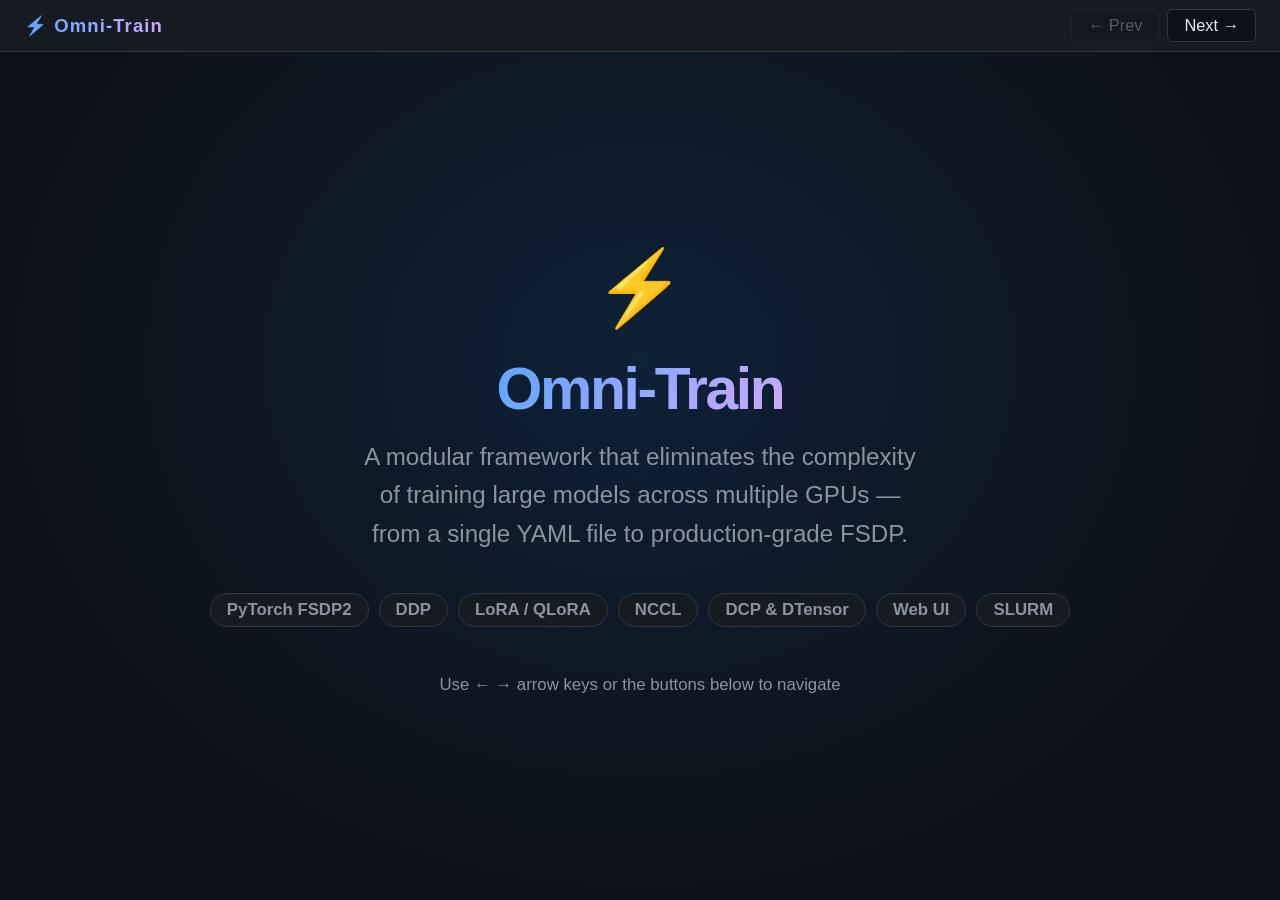
<file: Documentation/presentation.html>
<!DOCTYPE html>
<html lang="en">
<head>
<meta charset="UTF-8" />
<meta name="viewport" content="width=device-width, initial-scale=1.0" />
<title>Omni-Train — Presentation</title>
<style>
  /* ── Reset & Base ── */
  *, *::before, *::after { box-sizing: border-box; margin: 0; padding: 0; }

  :root {
    --bg:        #0d1117;
    --surface:   #161b22;
    --border:    #30363d;
    --accent:    #58a6ff;
    --accent2:   #3fb950;
    --accent3:   #f78166;
    --accent4:   #d2a8ff;
    --accent5:   #ffa657;
    --text:      #e6edf3;
    --muted:     #8b949e;
    --code-bg:   #1f2937;
    --tag-bg:    #1f2d3d;
  }

  html {
    font-size: 21px;
  }

  html, body {
    height: 100%;
    font-family: -apple-system, BlinkMacSystemFont, 'Segoe UI', Roboto, 'Inter', sans-serif;
    background: var(--bg);
    color: var(--text);
    overflow: hidden;
  }

  /* ── Slide Container ── */
  .deck { width: 100vw; height: 100vh; position: relative; }

  .slide {
    position: absolute;
    inset: 0;
    display: none;
    flex-direction: column;
    padding: 80px 72px 40px;
    animation: fadeIn 0.35s ease;
  }
  .slide.active { display: flex; }

  @keyframes fadeIn {
    from { opacity: 0; transform: translateY(12px); }
    to   { opacity: 1; transform: translateY(0); }
  }

  /* ── Slide Header ── */
  .slide-header {
    display: flex;
    align-items: center;
    gap: 16px;
    margin-bottom: 28px;
    padding-bottom: 20px;
    position: relative;
  }
  .slide-header::after {
    content: '';
    position: absolute;
    bottom: 0; left: 0; right: 0;
    height: 1px;
    background: linear-gradient(90deg, var(--accent) 0%, var(--accent4) 40%, transparent 100%);
  }
  .slide-icon-wrap {
    width: 46px;
    height: 46px;
    border-radius: 12px;
    background: linear-gradient(135deg, #1a3a5c, #2d1a3a);
    border: 1px solid var(--border);
    display: flex;
    align-items: center;
    justify-content: center;
    font-size: 1.4rem;
    flex-shrink: 0;
  }
  .slide-title {
    font-size: 1.6rem;
    font-weight: 800;
    letter-spacing: -0.03em;
    color: var(--text);
  }
  .slide-subtitle {
    font-size: 0.82rem;
    color: var(--muted);
    margin-top: 3px;
  }
  .slide-num {
    margin-left: auto;
    font-size: 0.72rem;
    font-weight: 600;
    color: var(--accent);
    background: #1a3a5c22;
    border: 1px solid #1a3a5c;
    border-radius: 20px;
    padding: 4px 14px;
    letter-spacing: 0.04em;
  }

  /* ── Body layouts ── */
  .body-cols {
    display: grid;
    grid-template-columns: 1fr 1fr;
    grid-template-rows: 1fr;
    gap: 28px;
    flex: 1;
    min-height: 0;
  }
  .body-cols-3 {
    display: grid;
    grid-template-columns: 1fr 1fr 1fr;
    grid-template-rows: 1fr;
    gap: 22px;
    flex: 1;
    min-height: 0;
  }
  .body-single {
    display: flex;
    flex-direction: column;
    gap: 12px;
    flex: 1;
    min-height: 0;
  }

  /* ── Cards ── */
  .card {
    background: var(--surface);
    border: 1px solid var(--border);
    border-radius: 12px;
    padding: 18px 20px;
    position: relative;
    overflow: hidden;
    display: flex;
    flex-direction: column;
    flex: 1;
    min-height: 0;
  }
  .card::before {
    content: '';
    position: absolute;
    top: 0; left: 0; right: 0;
    height: 2px;
    background: linear-gradient(90deg, var(--accent), var(--accent4));
    opacity: 0.6;
  }
  .card-title {
    font-size: 0.72rem;
    font-weight: 700;
    text-transform: uppercase;
    letter-spacing: 0.1em;
    color: var(--accent);
    margin-bottom: 12px;
    display: flex;
    align-items: center;
    gap: 6px;
    flex-shrink: 0;
  }
  .card-title::before {
    content: '';
    display: inline-block;
    width: 6px;
    height: 6px;
    border-radius: 50%;
    background: var(--accent);
    opacity: 0.7;
  }

  /* ── Point Lists ── */
  .point-list {
    list-style: none;
    display: flex;
    flex-direction: column;
    gap: 9px;
    flex: 1;
  }
  .point-list li {
    display: flex;
    gap: 10px;
    font-size: 0.88rem;
    line-height: 1.55;
    color: #c9d1d9;
  }
  .point-list li .bullet {
    flex-shrink: 0;
    width: 22px;
    height: 22px;
    border-radius: 6px;
    display: flex;
    align-items: center;
    justify-content: center;
    font-size: 0.68rem;
    font-weight: 800;
    margin-top: 1px;
  }
  .bullet-blue  { background: #1a3a5c; color: var(--accent); border: 1px solid #2a5a8c; }
  .bullet-green { background: #1a3a2a; color: var(--accent2); border: 1px solid #2a5a3a; }
  .bullet-red   { background: #3a1a1a; color: var(--accent3); border: 1px solid #6a2a2a; }
  .bullet-purple{ background: #2d1a3a; color: var(--accent4); border: 1px solid #5a2a6a; }
  .bullet-orange{ background: #3a2a1a; color: var(--accent5); border: 1px solid #6a4a2a; }

  /* ── Inline code ── */
  code {
    font-family: 'JetBrains Mono', 'Fira Code', 'Consolas', monospace;
    font-size: 0.82em;
    background: var(--code-bg);
    border: 1px solid var(--border);
    border-radius: 4px;
    padding: 1px 5px;
    color: var(--accent4);
  }

  /* ── Tags ── */
  .tag {
    display: inline-block;
    font-size: 0.72rem;
    font-weight: 600;
    padding: 2px 8px;
    border-radius: 20px;
    text-transform: uppercase;
    letter-spacing: 0.05em;
  }
  .tag-blue   { background: #1a3a5c; color: var(--accent); }
  .tag-green  { background: #1a3a2a; color: var(--accent2); }
  .tag-red    { background: #3a1a1a; color: var(--accent3); }
  .tag-purple { background: #2d1a3a; color: var(--accent4); }
  .tag-orange { background: #3a2a1a; color: var(--accent5); }

  /* ── Math / highlight box ── */
  .math-box {
    background: var(--code-bg);
    border: 1px solid var(--border);
    border-left: 3px solid var(--accent);
    border-radius: 6px;
    padding: 12px 16px;
    font-family: 'JetBrains Mono', 'Fira Code', monospace;
    font-size: 0.82rem;
    color: #c9d1d9;
    line-height: 1.8;
  }
  .math-box .row { display: flex; justify-content: space-between; align-items: center; gap: 12px; }
  .math-box .row .lhs { color: var(--muted); }
  .math-box .row .rhs { color: var(--accent5); font-weight: 600; }
  .math-box .total { color: var(--accent3); font-weight: 700; font-size: 0.88rem; border-top: 1px solid var(--border); padding-top: 8px; margin-top: 8px; }

  /* ── Table ── */
  table { width: 100%; border-collapse: collapse; font-size: 0.85rem; }
  th {
    text-align: left;
    padding: 8px 12px;
    font-size: 0.75rem;
    font-weight: 600;
    text-transform: uppercase;
    letter-spacing: 0.06em;
    color: var(--muted);
    border-bottom: 1px solid var(--border);
  }
  td {
    padding: 9px 12px;
    border-bottom: 1px solid #21262d;
    vertical-align: top;
    line-height: 1.5;
  }
  tr:last-child td { border-bottom: none; }
  td:first-child { color: var(--accent); font-family: monospace; font-size: 0.8rem; }

  /* ── Top bar (nav + progress) ── */
  .topbar {
    position: fixed;
    top: 0; left: 0; right: 0;
    height: 52px;
    background: var(--surface);
    border-bottom: 1px solid var(--border);
    display: flex;
    align-items: center;
    justify-content: space-between;
    padding: 0 24px;
    z-index: 200;
  }
  .topbar-brand {
    font-size: 0.88rem;
    font-weight: 800;
    letter-spacing: 0.06em;
    background: linear-gradient(90deg, var(--accent), var(--accent4));
    -webkit-background-clip: text;
    -webkit-text-fill-color: transparent;
    background-clip: text;
  }
  .nav {
    display: flex;
    gap: 8px;
  }
  .nav button {
    background: var(--bg);
    border: 1px solid var(--border);
    color: var(--text);
    border-radius: 6px;
    padding: 6px 16px;
    cursor: pointer;
    font-size: 0.78rem;
    font-weight: 500;
    transition: background 0.15s, border-color 0.15s;
  }
  .nav button:hover { background: #21262d; border-color: var(--accent); }
  .nav button:disabled { opacity: 0.3; cursor: default; }

  /* ── Progress bar (top, under topbar) ── */
  .progress-bar {
    position: fixed;
    top: 52px; left: 0;
    height: 3px;
    background: linear-gradient(90deg, var(--accent), var(--accent4));
    transition: width 0.35s ease;
    z-index: 200;
  }

  /* ── Title slide ── */
  .title-slide {
    justify-content: center;
    align-items: center;
    text-align: center;
    background: radial-gradient(ellipse at 50% 40%, #0d2137 0%, var(--bg) 70%);
  }
  .title-slide .logo {
    font-size: 3.5rem;
    margin-bottom: 24px;
  }
  .title-slide h1 {
    font-size: 2.8rem;
    font-weight: 800;
    letter-spacing: -0.04em;
    background: linear-gradient(135deg, var(--accent) 0%, var(--accent4) 100%);
    -webkit-background-clip: text;
    -webkit-text-fill-color: transparent;
    background-clip: text;
    margin-bottom: 16px;
  }
  .title-slide .tagline {
    font-size: 1.15rem;
    color: var(--muted);
    max-width: 560px;
    line-height: 1.6;
    margin-bottom: 40px;
  }
  .pill-row {
    display: flex;
    gap: 10px;
    flex-wrap: wrap;
    justify-content: center;
    margin-bottom: 48px;
  }
  .pill {
    background: var(--surface);
    border: 1px solid var(--border);
    border-radius: 20px;
    padding: 6px 16px;
    font-size: 0.8rem;
    font-weight: 600;
    color: var(--muted);
  }
  .title-slide .meta {
    font-size: 0.8rem;
    color: var(--muted);
  }

  /* ── Roadmap ── */
  .roadmap-grid {
    display: grid;
    grid-template-columns: 1fr 1fr;
    grid-template-rows: 1fr;
    gap: 24px;
    flex: 1;
    min-height: 0;
  }
  .roadmap-item {
    background: var(--surface);
    border: 1px solid var(--border);
    border-radius: 16px;
    padding: 28px 28px 24px;
    display: flex;
    flex-direction: column;
    gap: 0;
    position: relative;
    overflow: hidden;
    transition: border-color 0.2s;
  }
  .roadmap-item::before {
    content: '';
    position: absolute;
    top: 0; left: 0; right: 0;
    height: 3px;
  }
  .roadmap-item.rm-blue::before  { background: linear-gradient(90deg, var(--accent), #1a3a5c); }
  .roadmap-item.rm-green::before { background: linear-gradient(90deg, var(--accent2), #1a3a2a); }
  .roadmap-item::after {
    content: '';
    position: absolute;
    bottom: 0; right: 0;
    width: 120px; height: 120px;
    border-radius: 50%;
    opacity: 0.04;
  }
  .roadmap-item.rm-blue::after  { background: var(--accent); }
  .roadmap-item.rm-green::after { background: var(--accent2); }
  .rm-header {
    display: flex;
    align-items: flex-start;
    gap: 14px;
    margin-bottom: 20px;
  }
  .rm-icon-wrap {
    width: 48px;
    height: 48px;
    border-radius: 12px;
    display: flex;
    align-items: center;
    justify-content: center;
    font-size: 1.5rem;
    flex-shrink: 0;
  }
  .rm-blue  .rm-icon-wrap { background: #0d2137; border: 1px solid #1a4a7c; }
  .rm-green .rm-icon-wrap { background: #0d2a1a; border: 1px solid #1a5a2a; }
  .rm-title-block .rm-status {
    font-size: 0.65rem;
    font-weight: 700;
    text-transform: uppercase;
    letter-spacing: 0.1em;
    padding: 2px 8px;
    border-radius: 20px;
    display: inline-block;
    margin-bottom: 6px;
  }
  .rm-blue  .rm-status { background: #1a3a5c; color: var(--accent); border: 1px solid #2a5a8c; }
  .rm-green .rm-status { background: #1a3a2a; color: var(--accent2); border: 1px solid #2a6a3a; }
  .rm-title-block .rm-title {
    font-size: 1rem;
    font-weight: 800;
    letter-spacing: -0.02em;
    color: var(--text);
    line-height: 1.2;
  }
  .rm-divider {
    height: 1px;
    background: var(--border);
    margin-bottom: 16px;
  }
  .rm-points {
    list-style: none;
    display: flex;
    flex-direction: column;
    gap: 10px;
    flex: 1;
  }
  .rm-points li {
    display: flex;
    gap: 10px;
    font-size: 0.84rem;
    color: #c9d1d9;
    line-height: 1.5;
  }
  .rm-points li .rmdot {
    flex-shrink: 0;
    margin-top: 6px;
    width: 5px;
    height: 5px;
    border-radius: 50%;
  }
  .rm-blue  .rmdot { background: var(--accent); }
  .rm-green .rmdot { background: var(--accent2); }
  .rm-tags {
    display: flex;
    gap: 6px;
    flex-wrap: wrap;
    margin-top: 18px;
    padding-top: 14px;
    border-top: 1px solid var(--border);
  }
  .rm-tag {
    font-size: 0.65rem;
    font-weight: 600;
    padding: 2px 8px;
    border-radius: 4px;
    letter-spacing: 0.04em;
    text-transform: uppercase;
  }
  .rm-blue  .rm-tag { background: #1a3a5c44; color: var(--accent); border: 1px solid #2a5a8c55; }
  .rm-green .rm-tag { background: #1a3a2a44; color: var(--accent2); border: 1px solid #2a6a3a55; }

  /* ── Pain table ── */
  .pain-grid {
    display: grid;
    grid-template-columns: 1fr 1fr;
    grid-template-rows: 1fr;
    gap: 12px;
    flex: 1;
    min-height: 0;
  }
  .pain-item {
    background: var(--surface);
    border: 1px solid var(--border);
    border-radius: 10px;
    padding: 13px 15px;
    position: relative;
    overflow: hidden;
  }
  .pain-item::before {
    content: '';
    position: absolute;
    left: 0; top: 0; bottom: 0;
    width: 3px;
    border-radius: 3px 0 0 3px;
    background: currentColor;
    opacity: 0.4;
  }
  .pain-item .pi-label {
    font-size: 0.7rem;
    font-weight: 700;
    text-transform: uppercase;
    letter-spacing: 0.08em;
    margin-bottom: 5px;
    padding-left: 10px;
  }
  .pain-item .pi-text {
    font-size: 0.78rem;
    line-height: 1.5;
    color: #c9d1d9;
    padding-left: 10px;
  }
  .pain-item code { font-size: 0.75em; }

  /* ── Single pain card ── */
  .pain-card {
    background: var(--surface);
    border: 1px solid var(--border);
    border-radius: 14px;
    padding: 26px 32px;
    flex: 1;
    display: flex;
    flex-direction: column;
    gap: 0;
    position: relative;
    overflow: hidden;
  }
  .pain-card::before {
    content: '';
    position: absolute;
    top: 0; left: 0; right: 0;
    height: 2px;
    background: linear-gradient(90deg, var(--accent), var(--accent4));
    opacity: 0.7;
  }
  .pain-row {
    display: flex;
    align-items: baseline;
    gap: 16px;
    padding: 13px 0;
    border-bottom: 1px solid #21262d;
  }
  .pain-row:last-child { border-bottom: none; }
  .pain-badge {
    flex-shrink: 0;
    font-size: 0.65rem;
    font-weight: 700;
    text-transform: uppercase;
    letter-spacing: 0.07em;
    padding: 3px 10px;
    border-radius: 5px;
    white-space: nowrap;
    min-width: 160px;
    text-align: center;
  }
  .pb-blue   { background: #1a3a5c; color: var(--accent);  border: 1px solid #2a5a8c55; }
  .pb-green  { background: #1a3a2a; color: var(--accent2); border: 1px solid #2a6a3a55; }
  .pb-red    { background: #3a1a1a; color: var(--accent3); border: 1px solid #6a2a2a55; }
  .pb-purple { background: #2d1a3a; color: var(--accent4); border: 1px solid #5a2a6a55; }
  .pb-orange { background: #3a2a1a; color: var(--accent5); border: 1px solid #6a4a2a55; }
  .pain-text {
    font-size: 0.84rem;
    line-height: 1.5;
    color: #c9d1d9;
  }
  .pain-text code { font-size: 0.78em; }

  /* ── Thank You slide ── */
  .thankyou-slide {
    justify-content: center;
    align-items: center;
    text-align: center;
    background: radial-gradient(ellipse at 50% 40%, #0d2137 0%, var(--bg) 70%);
  }
  .thankyou-slide .ty-logo { font-size: 3rem; margin-bottom: 20px; }
  .thankyou-slide h2 {
    font-size: 2.6rem;
    font-weight: 800;
    letter-spacing: -0.04em;
    background: linear-gradient(135deg, var(--accent) 0%, var(--accent4) 100%);
    -webkit-background-clip: text;
    -webkit-text-fill-color: transparent;
    background-clip: text;
    margin-bottom: 12px;
  }
  .thankyou-slide .ty-sub {
    font-size: 1.05rem;
    color: var(--muted);
    margin-bottom: 32px;
    max-width: 480px;
  }
  .thankyou-slide .ty-links {
    display: flex;
    gap: 14px;
    justify-content: center;
    flex-wrap: wrap;
    margin-bottom: 40px;
  }
  .thankyou-slide .ty-link {
    background: var(--surface);
    border: 1px solid var(--border);
    border-radius: 8px;
    padding: 10px 20px;
    font-size: 0.85rem;
    font-weight: 600;
    color: var(--accent);
    text-decoration: none;
    transition: border-color 0.15s;
  }
  .thankyou-slide .ty-link:hover { border-color: var(--accent); }
  .thankyou-slide .ty-made {
    font-size: 0.8rem;
    color: var(--muted);
  }

  /* ── Trap-card grid (slide 1) ── */
  .trap-grid {
    display: grid;
    grid-template-columns: repeat(3, 1fr);
    grid-template-rows: repeat(2, 1fr);
    gap: 12px;
    flex: 1;
    min-height: 0;
  }
  .trap-card {
    background: var(--surface);
    border: 1px solid var(--border);
    border-left: 3px solid var(--border);
    border-radius: 10px;
    padding: 14px 16px 12px;
    display: flex;
    flex-direction: column;
    gap: 5px;
    position: relative;
    overflow: hidden;
    transition: transform 0.15s, border-color 0.15s;
  }
  .trap-card:hover { transform: translateY(-2px); }
  .tc-tag {
    font-size: 0.64rem;
    font-weight: 700;
    letter-spacing: 0.07em;
    text-transform: uppercase;
    margin-bottom: 1px;
  }
  .tc-title {
    font-size: 0.9rem;
    font-weight: 800;
    color: var(--text);
    line-height: 1.2;
  }
  .tc-body {
    font-size: 0.77rem;
    color: var(--muted);
    line-height: 1.45;
    flex: 1;
  }
  .tc-body code { font-size: 0.73em; color: #c9d1d9; }
  .tc-code {
    background: #0b0f14;
    border: 1px solid #21262d;
    border-radius: 6px;
    padding: 7px 10px;
    font-family: 'JetBrains Mono', 'Fira Code', 'Consolas', monospace;
    font-size: 0.65rem;
    color: #c9d1d9;
    line-height: 1.65;
    white-space: pre;
    margin-top: 2px;
  }
  .tc-kw  { color: var(--accent2); }
  .tc-cm  { color: #6e7681; }
  .tc-str { color: var(--accent5); }
  /* colour variants */
  .trap-card { flex: 1; min-height: 0; }
  .tc-red    { border-left-color: var(--accent3); }
  .tc-red    .tc-tag { color: var(--accent3); }
  .tc-orange { border-left-color: var(--accent5); }
  .tc-orange .tc-tag { color: var(--accent5); }
  .tc-purple { border-left-color: var(--accent4); }
  .tc-purple .tc-tag { color: var(--accent4); }
  .tc-blue   { border-left-color: var(--accent); }
  .tc-blue   .tc-tag { color: var(--accent); }
  .tc-green  { border-left-color: var(--accent2); }
  .tc-green  .tc-tag { color: var(--accent2); }
  .tc-amber  { border-left-color: #e3b341; }
  .tc-amber  .tc-tag { color: #e3b341; }

  /* ── Strategy pipeline (DDP / FSDP slides) ── */
  .strategy-pipe {
    display: flex;
    align-items: stretch;
    gap: 0;
    flex-shrink: 0;
    padding-bottom: 14px;
  }
  .sp-step {
    display: flex;
    flex-direction: column;
    align-items: center;
    gap: 5px;
    background: var(--surface);
    border: 1px solid var(--border);
    border-top-width: 2px;
    border-radius: 10px;
    padding: 8px 10px 9px;
    flex: 1;
    min-width: 0;
    text-align: center;
  }
  .sp-num {
    width: 22px;
    height: 22px;
    border-radius: 50%;
    display: flex;
    align-items: center;
    justify-content: center;
    font-size: 0.65rem;
    font-weight: 800;
    color: #0d1117;
    flex-shrink: 0;
  }
  .sp-label {
    font-size: 0.68rem;
    color: var(--muted);
    line-height: 1.35;
    font-weight: 600;
  }
  .sp-arrow {
    color: #3a4250;
    font-size: 0.85rem;
    padding: 0 5px;
    flex-shrink: 0;
    align-self: center;
    font-weight: 700;
  }
  .sp-blue   { border-top-color: var(--accent); }
  .sp-blue   .sp-num { background: var(--accent); }
  .sp-orange { border-top-color: var(--accent5); }
  .sp-orange .sp-num { background: var(--accent5); }
  .sp-purple { border-top-color: var(--accent4); }
  .sp-purple .sp-num { background: var(--accent4); }
  .sp-green  { border-top-color: var(--accent2); }
  .sp-green  .sp-num { background: var(--accent2); }
  .sp-red    { border-top-color: var(--accent3); }
  .sp-red    .sp-num { background: var(--accent3); }

  /* ── Demo slide ── */
  .demo-panel {
    background: var(--surface);
    border: 1px solid var(--border);
    border-radius: 14px;
    padding: 22px 24px 20px;
    display: flex;
    flex-direction: column;
    gap: 16px;
    position: relative;
    overflow: hidden;
  }
  .demo-panel::before {
    content: '';
    position: absolute;
    top: 0; left: 0; right: 0;
    height: 2px;
  }
  .demo-panel-terminal::before { background: linear-gradient(90deg, var(--accent), #1a3a5c); }
  .demo-panel-ui::before       { background: linear-gradient(90deg, var(--accent4), #2d1a3a); }
  .demo-panel-header {
    display: flex;
    align-items: center;
    gap: 10px;
  }
  .demo-panel-icon { font-size: 1.3rem; }
  .demo-panel-title {
    font-size: 0.95rem;
    font-weight: 800;
    letter-spacing: -0.01em;
    color: var(--text);
  }
  .demo-codeblock {
    background: #0d1117;
    border: 1px solid var(--border);
    border-radius: 8px;
    padding: 14px 18px;
    font-family: 'JetBrains Mono', 'Fira Code', 'Consolas', monospace;
    font-size: 0.75rem;
    line-height: 1.9;
    white-space: pre;
  }
  .dc-comment { color: var(--muted); }
  .dc-cmd     { color: #c9d1d9; }
  .dc-kw      { color: var(--accent2); font-style: normal; }
  .dc-out     { color: var(--accent5); }
  .demo-bullets {
    list-style: none;
    display: flex;
    flex-direction: column;
    gap: 8px;
  }
  .demo-bullets li {
    display: flex;
    gap: 10px;
    font-size: 0.82rem;
    color: #c9d1d9;
    line-height: 1.5;
  }
  .demo-bullets li .rmdot {
    width: 6px;
    height: 6px;
    border-radius: 50%;
    flex-shrink: 0;
    margin-top: 7px;
  }
  .demo-bullets code { font-size: 0.78em; }
</style>
</head>
<body>

<div class="deck" id="deck">

  <!-- ═══════════════════════════  SLIDE 0 — TITLE  ═══════════════════════════ -->
  <div class="slide title-slide active" id="s0">
    <div class="logo">⚡</div>
    <h1>Omni-Train</h1>
    <p class="tagline">
      A modular framework that eliminates the complexity of training large models
      across multiple GPUs — from a single YAML file to production-grade FSDP.
    </p>
    <div class="pill-row">
      <span class="pill">PyTorch FSDP2</span>
      <span class="pill">DDP</span>
      <span class="pill">LoRA / QLoRA</span>
      <span class="pill">NCCL</span>
      <span class="pill">DCP &amp; DTensor</span>
      <span class="pill">Web UI</span>
      <span class="pill">SLURM</span>
    </div>
    <p class="meta">Use ← → arrow keys or the buttons below to navigate</p>
  </div>

  <!-- ═══════════════════════════  SLIDE 1 — WHY HARD  ════════════════════════ -->
  <div class="slide" id="s1">
    <div class="slide-header">
      <div class="slide-icon-wrap">💀</div>
      <div>
        <div class="slide-title">Why Distributed Training is Hard</div>
        <div class="slide-subtitle">Six traps that silently hang, corrupt, or OOM your job — straight from the code</div>
      </div>
      <span class="slide-num">1 / 9</span>
    </div>

    <div class="trap-grid">

      <!-- ── Trap 1 ── -->
      <div class="trap-card tc-red">
        <div class="tc-tag">⚡ Process Setup</div>
        <div class="tc-title">Env Var Injection &amp; Silent Hang</div>
        <div class="tc-body"><code>torchrun</code> injects <code>RANK</code>, <code>LOCAL_RANK</code>, <code>WORLD_SIZE</code> into each process. One wrong value or missing var → entire job freezes with no error output.</div>
        <div class="tc-code"><span class="tc-cm"># from distributed_utils.py</span>
rank       = <span class="tc-kw">int</span>(os.environ.get(<span class="tc-str">"RANK"</span>, <span class="tc-str">"0"</span>))
local_rank = <span class="tc-kw">int</span>(os.environ.get(<span class="tc-str">"LOCAL_RANK"</span>, <span class="tc-str">"0"</span>))
dist.init_process_group(backend=<span class="tc-str">"nccl"</span>,
    device_id=torch.device(<span class="tc-str">f"cuda:{local_rank}"</span>))</div>
      </div>

      <!-- ── Trap 2 ── -->
      <div class="trap-card tc-orange">
        <div class="tc-tag">🔗 Collective Ops</div>
        <div class="tc-title">Ordering Deadlock</div>
        <div class="tc-body"><code>all_reduce</code>, <code>reduce_scatter</code>, <code>all_gather</code> — every collective must be called by <strong>all ranks</strong> in the exact same order. One <code>if rank == 0:</code> around a collective → global hang, forever.</div>
        <div class="tc-code"><span class="tc-cm"># ✗ Wrong — other ranks never call this</span>
<span class="tc-kw">if</span> rank == 0:
    dist.all_reduce(tensor)  <span class="tc-cm"># ← deadlock</span>
<span class="tc-cm"># ✓ Right — every rank calls it unconditionally</span>
dist.all_reduce(tensor)</div>
      </div>

      <!-- ── Trap 3 ── -->
      <div class="trap-card tc-purple">
        <div class="tc-tag">🧱 FSDP Sharding</div>
        <div class="tc-title">Layer Wrap Order</div>
        <div class="tc-body"><code>fully_shard(layer)</code> must wrap each transformer block <em>before</em> <code>fully_shard(model)</code>. Reverse the order → silent gradient corruption that trains but diverges.</div>
        <div class="tc-code"><span class="tc-cm"># from distributed_utils.py → apply_fsdp()</span>
layers, _ = get_model_layers(model)
<span class="tc-kw">for</span> layer <span class="tc-kw">in</span> layers:
    fully_shard(layer)   <span class="tc-cm"># ← shard leaves first</span>
fully_shard(model)       <span class="tc-cm"># ← then the root</span></div>
      </div>

      <!-- ── Trap 4 ── -->
      <div class="trap-card tc-blue">
        <div class="tc-tag">🔒 Rank-0 Guard</div>
        <div class="tc-title">Download Once + Barrier</div>
        <div class="tc-body">HuggingFace downloads, <code>wandb.init()</code>, and checkpoint writes must only run on rank 0 — otherwise N processes race to download/write simultaneously, corrupting files.</div>
        <div class="tc-code"><span class="tc-cm"># from train.py</span>
<span class="tc-kw">if</span> rank == 0:
    wandb.init(project=args.wandb_project, ...)
<span class="tc-kw">if</span> dist.is_initialized(): dist.barrier()
<span class="tc-cm"># ↑ all ranks wait here before proceeding</span></div>
      </div>

      <!-- ── Trap 5 ── -->
      <div class="trap-card tc-green">
        <div class="tc-tag">💾 Checkpointing</div>
        <div class="tc-title">Shard Gathering (DCP API)</div>
        <div class="tc-body">Naive <code>torch.save(model.state_dict())</code> captures only rank 0's local shard. Must use DCP or DTensor API to reconstruct the full state dict — otherwise the checkpoint is unrestorable.</div>
        <div class="tc-code"><span class="tc-cm"># from checkpoint.py → Checkpointer.save()</span>
set_model_state_dict(
    model, full_state_dict,
    options=StateDictOptions(
        full_state_dict=<span class="tc-kw">True</span>,
        broadcast_from_rank0=<span class="tc-kw">True</span>))</div>
      </div>

      <!-- ── Trap 6 ── -->
      <div class="trap-card tc-amber">
        <div class="tc-tag">🎯 Mixed Precision</div>
        <div class="tc-title">Three Dtypes, One Policy</div>
        <div class="tc-body"><code>MixedPrecisionPolicy</code> has three independent dtypes. Mismatching <code>reduce_dtype</code> with <code>param_dtype</code> produces NaN gradients silently — no error, just divergence.</div>
        <div class="tc-code"><span class="tc-cm"># from distributed_utils.py → apply_fsdp()</span>
mp_policy = MixedPrecisionPolicy(
    param_dtype  = torch.bfloat16,
    reduce_dtype = torch.float32,  <span class="tc-cm"># ← must differ</span>
    output_dtype = torch.bfloat16)</div>
      </div>

    </div>
  </div>

  <!-- ═══════════════════════════  SLIDE 2 — WHY NECESSARY  ══════════════════ -->
  <div class="slide" id="s2">
    <div class="slide-header">
      <div class="slide-icon-wrap">📊</div>
      <div>
        <div class="slide-title">Why Distributed Training is Necessary</div>
        <div class="slide-subtitle">The brutal vRAM math that makes a single GPU insufficient</div>
      </div>
      <span class="slide-num">2 / 9</span>
    </div>

    <div class="body-cols">
      <!-- Left: math breakdown -->
      <div style="display:flex;flex-direction:column;gap:16px;">
        <div class="card" style="flex:0 0 auto;">
          <div class="card-title">LLaMA-2 7B — Full Fine-Tune Memory Budget</div>
          <div class="math-box">
            <div class="row"><span class="lhs">Model weights &nbsp; (bfloat16, 2B/param)</span><span class="rhs">7B × 2 = 14 GB</span></div>
            <div class="row"><span class="lhs">Gradients &nbsp; &nbsp; &nbsp; (same dtype as weights)</span><span class="rhs">7B × 2 = 14 GB</span></div>
            <div class="row"><span class="lhs">AdamW m₁ &nbsp; &nbsp; &nbsp; &nbsp;(float32 optimizer state)</span><span class="rhs">7B × 4 = 28 GB</span></div>
            <div class="row"><span class="lhs">AdamW m₂ &nbsp; &nbsp; &nbsp; &nbsp;(float32 optimizer state)</span><span class="rhs">7B × 4 = 28 GB</span></div>
            <div class="row"><span class="lhs">Forward activations &nbsp;(seq 1024, batch 8)</span><span class="rhs">≈ 12 GB</span></div>
            <div class="total row"><span class="lhs">≈ Total</span><span class="rhs" style="color:var(--accent3);">≈ 96 GB</span></div>
          </div>
          <p style="font-size:0.78rem;color:var(--muted);margin-top:10px;">
            A single A100 80 GB cannot hold this. You need at least <strong style="color:var(--accent);">2 × A100 80GB</strong> with FSDP to train LLaMA-2 7B from scratch.
          </p>
        </div>

        <div class="card" style="flex:0 0 auto;">
          <div class="card-title">LLaMA-2 70B — Minimum GPU Count</div>
          <div class="math-box">
            <div class="row"><span class="lhs">Weights only &nbsp;(bfloat16)</span><span class="rhs">70B × 2 = 140 GB</span></div>
            <div class="row"><span class="lhs">+ Grads + Optimizer states</span><span class="rhs">≈ 560 GB</span></div>
            <div class="total row"><span class="lhs">Min. hardware (80 GB cards)</span><span class="rhs" style="color:var(--accent3);">≥ 8 × A100 80GB</span></div>
          </div>
        </div>
      </div>

      <!-- Right: scaling table + memory-saving techniques -->
      <div style="display:flex;flex-direction:column;gap:16px;">
        <div class="card" style="flex:0 0 auto;">
          <div class="card-title">Memory per Technique</div>
          <table>
            <thead><tr><th>Technique</th><th>Weights</th><th>Grads</th><th>Optimizer</th></tr></thead>
            <tbody>
              <tr><td>Full FP32</td><td style="color:var(--accent3);">28 GB</td><td style="color:var(--accent3);">28 GB</td><td style="color:var(--accent3);">56 GB</td></tr>
              <tr><td>DDP (bf16)</td><td style="color:var(--accent5);">14 GB</td><td style="color:var(--accent5);">14 GB</td><td style="color:var(--accent5);">56 GB</td></tr>
              <tr><td>FSDP (4 GPUs)</td><td style="color:var(--accent2);">3.5 GB</td><td style="color:var(--accent2);">3.5 GB</td><td style="color:var(--accent2);">14 GB</td></tr>
              <tr><td>LoRA (r=16)</td><td>14 GB</td><td style="color:var(--accent2);">~0.1 GB</td><td style="color:var(--accent2);">~0.1 GB</td></tr>
              <tr><td>QLoRA (4-bit)</td><td style="color:var(--accent2);">3.5 GB</td><td style="color:var(--accent2);">~0.1 GB</td><td style="color:var(--accent2);">~0.1 GB</td></tr>
            </tbody>
          </table>
        </div>

        <div class="card">
          <div class="card-title">Key Takeaways</div>
          <ul class="point-list">
            <li><span class="bullet bullet-blue">A</span><span>A consumer RTX 4090 (24 GB) cannot fine-tune LLaMA-2 7B with a full optimizer — QLoRA is the only option.</span></li>
            <li><span class="bullet bullet-blue">B</span><span>FSDP divides every weight, gradient, and optimizer state shard across N GPUs — memory per GPU shrinks by exactly 1/N.</span></li>
            <li><span class="bullet bullet-blue">C</span><span>Gradient checkpointing trades ~30% speed for discarding and recomputing activations, saving another 10–20 GB on long sequences.</span></li>
            <li><span class="bullet bullet-blue">D</span><span>Without these tools, frontier model research is gated behind expensive hardware that most teams do not have.</span></li>
          </ul>
        </div>
      </div>
    </div>
  </div>

  <!-- ═══════════════════════════  SLIDE 3 — DDP  ═══════════════════════════ -->
  <div class="slide" id="s-ddp">
    <div class="slide-header">
      <div class="slide-icon-wrap">🔁</div>
      <div>
        <div class="slide-title">Distributed Data Parallel — DDP</div>
        <div class="slide-subtitle">Full model on every GPU — gradients synchronized via all-reduce after each backward</div>
      </div>
      <span class="slide-num">3 / 9</span>
    </div>

    <div class="strategy-pipe">
      <div class="sp-step sp-blue">
        <div class="sp-num">1</div>
        <div class="sp-label">torchrun spawns N processes, injects RANK &amp; LOCAL_RANK</div>
      </div>
      <div class="sp-arrow">›</div>
      <div class="sp-step sp-blue">
        <div class="sp-num">2</div>
        <div class="sp-label">Each rank loads a full model copy from HuggingFace independently</div>
      </div>
      <div class="sp-arrow">›</div>
      <div class="sp-step sp-blue">
        <div class="sp-num">3</div>
        <div class="sp-label">DistributedSampler gives each rank a disjoint data shard</div>
      </div>
      <div class="sp-arrow">›</div>
      <div class="sp-step sp-blue">
        <div class="sp-num">4</div>
        <div class="sp-label">Forward + backward run in parallel on each GPU independently</div>
      </div>
      <div class="sp-arrow">›</div>
      <div class="sp-step sp-orange">
        <div class="sp-num">5</div>
        <div class="sp-label">All-reduce averages gradients across all ranks</div>
      </div>
      <div class="sp-arrow">›</div>
      <div class="sp-step sp-green">
        <div class="sp-num">6</div>
        <div class="sp-label">Identical optimizer step on every rank → models stay in sync</div>
      </div>
    </div>

    <div class="body-cols">

      <div class="card">
        <div class="card-title">From the code — apply_ddp()</div>
        <div class="tc-code" style="margin-top:8px;">
<span class="tc-cm"># Every rank loads its own full model copy</span>
model = AutoModelForCausalLM.from_pretrained(
    args.model_name,
    dtype=torch.bfloat16,
    low_cpu_mem_usage=<span class="tc-kw">True</span>,
)
model = model.to(device)

<span class="tc-cm"># DDP hook: fires all-reduce on each param bucket after backward</span>
model = DDP(
    model,
    device_ids=[local_rank],
    find_unused_parameters=<span class="tc-kw">False</span>,
)</div>
        <ul class="demo-bullets" style="margin-top:10px;">
          <li><span class="rmdot" style="background:var(--accent);margin-top:7px;flex-shrink:0;"></span><span><code>find_unused_parameters=False</code> skips graph scanning for unlinked params — required when all parameters participate every forward pass.</span></li>
          <li><span class="rmdot" style="background:var(--accent);margin-top:7px;flex-shrink:0;"></span><span>PEFT (LoRA) and QLoRA work with DDP — adapters load normally, frozen base weights still replicated on each GPU.</span></li>
          <li><span class="rmdot" style="background:var(--accent);margin-top:7px;flex-shrink:0;"></span><span>Checkpoint: rank 0 saves <code>model.module.state_dict()</code> — a single portable file, no shard gathering needed.</span></li>
        </ul>
      </div>

      <div style="display:flex;flex-direction:column;gap:10px;height:100%;">
        <div class="trap-card tc-orange">
          <div class="tc-tag">💾 Memory</div>
          <div class="tc-title">Full replica per GPU — no sharding</div>
          <div class="tc-body">Each GPU holds the complete model weights, gradients, and optimizer states. Memory per GPU does <strong>not</strong> shrink with more GPUs — throughput scales, not capacity.</div>
        </div>
        <div class="trap-card tc-blue">
          <div class="tc-tag">📡 Communication</div>
          <div class="tc-title">Ring All-Reduce per parameter bucket</div>
          <div class="tc-body">DDP groups parameters into buckets and launches one <code>all_reduce</code> per bucket. Gradients are averaged across all ranks before the optimizer step. Cost ≈ <code>2(N−1)/N × params</code>.</div>
        </div>
        <div class="trap-card tc-green">
          <div class="tc-tag">✅ Best For</div>
          <div class="tc-title">Models that fit in a single GPU</div>
          <div class="tc-body">Use DDP when full model + optimizer fits in one card's VRAM. Lower implementation complexity than FSDP, no all-gather overhead during forward, simpler checkpointing.</div>
        </div>
      </div>

    </div>
  </div>

  <!-- ═══════════════════════════  SLIDE 4 — FSDP  ════════════════════════════ -->
  <div class="slide" id="s-fsdp">
    <div class="slide-header">
      <div class="slide-icon-wrap">🔀</div>
      <div>
        <div class="slide-title">Fully Sharded Data Parallel — FSDP2</div>
        <div class="slide-subtitle">Weights · gradients · optimizer states each split across N GPUs — memory shrinks by 1/N</div>
      </div>
      <span class="slide-num">4 / 9</span>
    </div>

    <div class="strategy-pipe">
      <div class="sp-step sp-purple">
        <div class="sp-num">1</div>
        <div class="sp-label">Build model on <code style="font-size:0.6em">meta</code> device — zero real memory</div>
      </div>
      <div class="sp-arrow">›</div>
      <div class="sp-step sp-purple">
        <div class="sp-num">2</div>
        <div class="sp-label"><code style="font-size:0.6em">fully_shard(layer)</code> wraps each transformer block</div>
      </div>
      <div class="sp-arrow">›</div>
      <div class="sp-step sp-purple">
        <div class="sp-num">3</div>
        <div class="sp-label"><code style="font-size:0.6em">fully_shard(model)</code> shards the root last</div>
      </div>
      <div class="sp-arrow">›</div>
      <div class="sp-step sp-blue">
        <div class="sp-num">4</div>
        <div class="sp-label">Rank 0 downloads weights → <code style="font-size:0.6em">dist.barrier()</code> → all ranks load their shard</div>
      </div>
      <div class="sp-arrow">›</div>
      <div class="sp-step sp-orange">
        <div class="sp-num">5</div>
        <div class="sp-label">Forward: all-gather full layer on demand, then discard</div>
      </div>
      <div class="sp-arrow">›</div>
      <div class="sp-step sp-red">
        <div class="sp-num">6</div>
        <div class="sp-label">Backward: reduce-scatter → each rank keeps only its gradient shard</div>
      </div>
    </div>

    <div class="body-cols">

      <div class="card">
        <div class="card-title">From the code — apply_fsdp()</div>
        <div class="tc-code" style="margin-top:8px;">
<span class="tc-cm"># Step 1: meta device — no real memory yet</span>
<span class="tc-kw">with</span> torch.device(<span class="tc-str">"meta"</span>):
    model = AutoModelForCausalLM.from_config(config)

<span class="tc-cm"># Step 2: shard leaves first, then the root</span>
layers, _ = get_model_layers(model)
<span class="tc-kw">for</span> layer <span class="tc-kw">in</span> layers:
    fully_shard(layer, mp_policy=mp_policy)
fully_shard(model, mp_policy=mp_policy)

<span class="tc-cm"># Step 3: rank 0 downloads → barrier → all load shard</span>
<span class="tc-kw">if</span> rank == 0:
    torch.save(seed_model.state_dict(), seed_path)
dist.barrier()
seed_checkpointer.load_model(model)</div>
      </div>

      <div style="display:flex;flex-direction:column;gap:10px;height:100%;">
        <div class="trap-card tc-purple">
          <div class="tc-tag">💾 Memory</div>
          <div class="tc-title">Weights ÷ N · Grads ÷ N · Optim ÷ N</div>
          <div class="tc-body">7B model on 4 GPUs: 14 GB weights → <strong>3.5 GB per card</strong>. Gradients and AdamW states are also sharded — the full 96 GB budget shrinks to ≈24 GB total across all GPUs.</div>
        </div>
        <div class="trap-card tc-orange">
          <div class="tc-tag">📡 Communication</div>
          <div class="tc-title">All-Gather + Reduce-Scatter</div>
          <div class="tc-body">Forward: <strong>all-gather</strong> materializes full layer weights per rank, then discards after the pass. Backward: <strong>reduce-scatter</strong> keeps only the local gradient shard. Explicit prefetching overlaps communication with compute.</div>
        </div>
        <div class="trap-card tc-blue">
          <div class="tc-tag">⚡ Mixed Precision Policy</div>
          <div class="tc-title">Three independent dtypes</div>
          <div class="tc-body"><code>param_dtype=bfloat16</code> (compute) · <code>reduce_dtype=float32</code> (stable grad reduction) · <code>output_dtype=bfloat16</code>. Set via <code>MixedPrecisionPolicy</code> passed to <code>fully_shard()</code>.</div>
        </div>
      </div>

    </div>
  </div>

  <!-- ═══════════════════════════  SLIDE 5 — WHAT THE PROJECT DOES  ══════════ -->
  <div class="slide" id="s3">
    <div class="slide-header">
      <div class="slide-icon-wrap">🚀</div>
      <div>
        <div class="slide-title">What This Project Does</div>
        <div class="slide-subtitle">One config file → production-grade distributed training</div>
      </div>
      <span class="slide-num">5 / 9</span>
    </div>

    <div class="body-cols">
      <div style="display:flex;flex-direction:column;gap:14px;">
        <div class="card">
          <div class="card-title">Zero-Boilerplate Launch</div>
          <ul class="point-list">
            <li><span class="bullet bullet-blue">1</span><span><code>launch.sh</code> reads <code>strategy</code> and <code>num_gpus</code> from <code>config.yaml</code> and automatically calls <code>torchrun --nproc_per_node=N</code> — no manual command construction.</span></li>
            <li><span class="bullet bullet-blue">2</span><span>Three strategies out of the box: <code>solo</code> (single GPU), <code>ddp</code> (full replica per GPU), <code>fsdp</code> (sharded across GPUs) — switch with one YAML field.</span></li>
            <li><span class="bullet bullet-blue">3</span><span>PEFT support: set <code>peft.enabled: true</code> with configurable LoRA rank <code>r</code>, alpha, dropout, and target modules — no code changes required.</span></li>
            <li><span class="bullet bullet-blue">4</span><span>QLoRA via BitsAndBytes: <code>quantization.enabled: true</code>, <code>bits: 4</code>, <code>quant_type: nf4</code> — compresses the model to 4-bit before loading.</span></li>
          </ul>
        </div>

        <div class="card">
          <div class="card-title">20+ Model Architectures Supported</div>
          <ul class="point-list">
            <li><span class="bullet bullet-green">5</span><span>LLMs (CausalLM, Seq2Seq), Vision CNNs, Object Detection, Vision-Language (LLaVA-style), Embedding models — all driven from a single <code>model_type</code> field.</span></li>
            <li><span class="bullet bullet-green">6</span><span>Pre-built configs in <code>configs/</code>: LLaMA DDP, LLaMA FSDP, LoRA fine-tune, QLoRA, BERT triplet loss, CLIP fine-tune, COCO detection, YOLO, VLM, and more.</span></li>
          </ul>
        </div>
      </div>

      <div style="display:flex;flex-direction:column;gap:14px;">
        <div class="card">
          <div class="card-title">Web UI — No CLI Required</div>
          <ul class="point-list">
            <li><span class="bullet bullet-purple">7</span><span>FastAPI web UI at <code>http://127.0.0.1:8787</code>: edit <code>config.yaml</code> visually, switch strategy, toggle PEFT/quantization, and launch jobs from the browser.</span></li>
            <li><span class="bullet bullet-purple">8</span><span>Live YAML editor with syntax highlighting and validation — no risk of whitespace-sensitive YAML errors from hand-editing.</span></li>
          </ul>
        </div>

        <div class="card">
          <div class="card-title">Production Checkpointing &amp; Monitoring</div>
          <ul class="point-list">
            <li><span class="bullet bullet-orange">9</span><span>Dual checkpoint backends: DCP API (<code>set_model_state_dict</code> / broadcast from rank 0) and DTensor API (<code>distribute_tensor</code> manual sharding) — both safe for FSDP2.</span></li>
            <li><span class="bullet bullet-orange">10</span><span>Rank-0-only HuggingFace download with <code>dist.barrier()</code> — prevents N simultaneous downloads; all other ranks load the single seed checkpoint after the barrier.</span></li>
            <li><span class="bullet bullet-orange">11</span><span>Weights &amp; Biases integration, terminal loss plot, GPU memory snapshots, and per-rank diagnostics via <code>all_gather_object</code> — full observability out of the box.</span></li>
          </ul>
        </div>
      </div>
    </div>
  </div>

  <!-- ═══════════════════════════  SLIDE 4 — HARD THINGS  ════════════════════ -->
  <div class="slide" id="s4">
    <div class="slide-header">
      <div class="slide-icon-wrap">🛡️</div>
      <div>
        <div class="slide-title">The Hard Things This Project Saves You From</div>
        <div class="slide-subtitle">Concepts users never need to understand — but the framework handles correctly</div>
      </div>
      <span class="slide-num">6 / 9</span>
    </div>

    <div class="pain-card">

      <div class="pain-row">
        <span class="pain-badge pb-blue">NCCL Collectives</span>
        <span class="pain-text"><code>init_process_group(backend="nccl", device_id=cuda:N)</code> auto-maps to hardware. DDP uses <strong>all-reduce</strong>; FSDP uses <strong>reduce-scatter</strong> (keep shard) + <strong>all-gather</strong> (fetch on demand). Every collective must be called by all ranks in the same order or the job hangs.</span>
      </div>

      <div class="pain-row">
        <span class="pain-badge pb-green">FSDP Layer Sharding</span>
        <span class="pain-text"><code>get_model_layers()</code> probes the architecture and calls <code>fully_shard(layer)</code> per transformer block before sharding the root — wrong order silently corrupts gradients.</span>
      </div>

      <div class="pain-row">
        <span class="pain-badge pb-purple">Explicit Prefetching</span>
        <span class="pain-text"><code>set_modules_to_forward/backward_prefetch</code> overlaps the all-gather of layer N+1's weights with layer N's compute — hides NVLink latency. Set via <code>prefetch.forward: 2</code>.</span>
      </div>

      <div class="pain-row">
        <span class="pain-badge pb-orange">DCP &amp; DTensor Checkpointing</span>
        <span class="pain-text">DCP: <code>get_model_state_dict(cpu_offload=True)</code> gathers all shards to rank 0; <code>set_model_state_dict(broadcast_from_rank0=True)</code> re-shards on load. DTensor: <code>distribute_tensor(param, mesh)</code> manually re-shards each parameter by name.</span>
      </div>

      <div class="pain-row">
        <span class="pain-badge pb-red">Mixed Precision Policy</span>
        <span class="pain-text">Three independent dtype fields: <code>param_dtype</code> (bf16), <code>reduce_dtype</code> (fp32 for stable all-reduce), <code>output_dtype</code> (bf16). Any mismatch causes NaN loss or silent numerical degradation.</span>
      </div>

      <div class="pain-row">
        <span class="pain-badge pb-blue">Global vs Local Rank</span>
        <span class="pain-text"><code>RANK</code> = global index (0…world_size−1) for barriers &amp; logging. <code>LOCAL_RANK</code> = per-node index used to bind <code>cuda:N</code>. Confusing them maps every process to <code>cuda:0</code> — silent parallelism failure.</span>
      </div>

      <div class="pain-row">
        <span class="pain-badge pb-green">ZeRO Stages</span>
        <span class="pain-text">ZeRO (Zero Redundancy Optimizer) removes the redundant copies of model state that DDP keeps on every GPU. <strong>Stage 1</strong> shards optimizer states only. <strong>Stage 2</strong> also shards gradients. <strong>Stage 3</strong> shards weights too — equivalent to FSDP. Without understanding which stage is active, you cannot reason about memory usage, communication volume, or why a seemingly correct config still OOMs.</span>
      </div>

    </div>
  </div>

  <!-- ═══════════════════════════  SLIDE 5 — ROADMAP  ═══════════════════════ -->
  <div class="slide" id="s5">
    <div class="slide-header">
      <div class="slide-icon-wrap">🗺️</div>
      <div>
        <div class="slide-title">Future Roadmap</div>
        <div class="slide-subtitle">Multi-dimensional parallelism &amp; SLURM multi-node scale-out</div>
      </div>
      <span class="slide-num">7 / 9</span>
    </div>

    <div class="roadmap-grid">

      <!-- Card 1: Multi-Dimensional Parallelism -->
      <div class="roadmap-item rm-blue">
        <div class="rm-header">
          <div class="rm-icon-wrap">🔲</div>
          <div class="rm-title-block">
            <span class="rm-status">In Progress</span>
            <div class="rm-title">Multi-Dimensional<br>Parallelism</div>
          </div>
        </div>
        <div class="rm-divider"></div>
        <ul class="rm-points">
          <li><span class="rmdot"></span><span><strong>2D</strong> — Tensor Parallelism <em>(TP)</em> + Fully Sharded Data Parallelism <em>(FSDP)</em></span></li>
          <li><span class="rmdot"></span><span><strong>3D</strong> — Data Parallel + Fully Shard + Tensor Parallel</span></li>
          <li><span class="rmdot"></span><span><strong>4D</strong> — Tensor Parallel + Context Parallel + Fully Shard + Data Parallel</span></li>
          <li><span class="rmdot"></span><span><strong>5D</strong> — Fully Shard + Data Parallel + Expert Parallel + Tensor Parallel + Context Parallel</span></li>
          <li><span class="rmdot"></span><span><strong>6D</strong> — Tensor Parallel + Expert Parallel + Context Parallel + Fully Shard + Data Parallel + Pipeline Parallel</span></li>
        </ul>
        <div class="rm-tags">
          <span class="rm-tag">Device Mesh</span>
          <span class="rm-tag">Tensor Parallel</span>
          <span class="rm-tag">Context Parallel</span>
          <span class="rm-tag">Expert Parallel</span>
          <span class="rm-tag">FSDP + TP</span>
        </div>
      </div>

      <!-- Card 2: SLURM -->
      <div class="roadmap-item rm-green">
        <div class="rm-header">
          <div class="rm-icon-wrap">🖥️</div>
          <div class="rm-title-block">
            <span class="rm-status">Planned</span>
            <div class="rm-title">SLURM &amp; Multi-Node<br>Scale-Out</div>
          </div>
        </div>
        <div class="rm-divider"></div>
        <ul class="rm-points">
          <li><span class="rmdot"></span><span><code>launch_slurm.py</code> auto-generates SLURM job scripts from <code>config.yaml</code>, injecting <code>MASTER_ADDR</code>, <code>MASTER_PORT</code>, and <code>WORLD_SIZE</code> automatically.</span></li>
          <li><span class="rmdot"></span><span>Multi-node NCCL rendezvous via <code>torchrun --nnodes=N --rdzv-backend=c10d</code> — elastic fault-tolerant restarts.</span></li>
          <li><span class="rmdot"></span><span>Global rank = <code>node_rank × gpus_per_node + local_rank</code> — computed automatically, no manual mapping.</span></li>
          <li><span class="rmdot"></span><span>Auto-requeue on preemption, checkpoint-on-signal (SIGUSR1), dynamic batch-size scaling at job start.</span></li>
        </ul>
        <div class="rm-tags">
          <span class="rm-tag">SLURM</span>
          <span class="rm-tag">torchrun</span>
          <span class="rm-tag">NCCL c10d</span>
          <span class="rm-tag">Multi-Node</span>
        </div>
      </div>

    </div>
  </div>

  <!-- ═══════════════════════════  SLIDE 6 — DEMO  ════════════════════════════ -->
  <div class="slide" id="s6">
    <div class="slide-header">
      <div class="slide-icon-wrap">🎬</div>
      <div>
        <div class="slide-title">Live Demo</div>
        <div class="slide-subtitle">From a blank config to a running distributed job in minutes</div>
      </div>
      <span class="slide-num">8 / 9</span>
    </div>

    <div class="body-cols">

      <!-- ── Path A: Terminal ── -->
      <div class="demo-panel demo-panel-terminal" style="overflow:hidden;">
        <div class="demo-panel-header">
          <span class="demo-panel-icon">🖥️</span>
          <span class="demo-panel-title">Terminal Launch</span>
        </div>

        <!-- config snippet -->
        <div class="demo-codeblock" style="font-size:0.63rem;line-height:1.75;flex:1;overflow:auto;">
<span class="dc-comment"># config.yaml — open it, set what you need, then launch</span>

<span class="dc-kw">model_name</span>: facebook/opt-125m   <span class="dc-comment"> # gpt2 | facebook/opt-350m | …</span>
<span class="dc-kw">model_type</span>: llm                  <span class="dc-comment"> # llm | vision | seq2seq | vlm</span>
<span class="dc-kw">strategy</span>:   fsdp                 <span class="dc-comment"> # solo | ddp | fsdp</span>
<span class="dc-kw">num_gpus</span>:   2

<span class="dc-kw">training</span>:
  epochs:       3
  batch_size:   32
  learning_rate: 2e-5

<span class="dc-kw">peft</span>:
  enabled: false  <span class="dc-comment"> # true → LoRA / QLoRA</span>
  type:    lora
  r:       8      <span class="dc-comment"> # rank: 4 | 8 | 16 | 64</span>
  alpha:   16

<span class="dc-kw">dist_parameters</span>:
  mixed_precision: true
  param_dtype:    bfloat16
  reduce_dtype:   float32</div>

        <!-- launch commands -->
        <div class="demo-codeblock" style="font-size:0.68rem;line-height:1.8;flex-shrink:0;margin-top:8px;">
<span class="dc-comment"># launch with a specific config file</span>
<span class="dc-cmd">CONFIG_PATH=configs/llm_lora_ddp.yaml <span class="dc-kw">bash</span> launch.sh</span>

<span class="dc-comment"># — or override inline without editing the file —</span>
<span class="dc-cmd">STRATEGY=fsdp NUM_GPUS=2 <span class="dc-kw">bash</span> launch.sh</span></div>

      </div>

      <!-- ── Path B: Web UI ── -->
      <div class="demo-panel demo-panel-ui">
        <div class="demo-panel-header">
          <span class="demo-panel-icon">🌐</span>
          <span class="demo-panel-title">Web UI Launch</span>
        </div>
        <div class="demo-codeblock">
<span class="dc-comment"># Start the UI server</span>
<span class="dc-cmd"><span class="dc-kw">bash</span> ui/launch_ui.sh</span>
<span class="dc-out">→ http://127.0.0.1:8787</span>
        </div>
        <ul class="demo-bullets">
          <li><span class="rmdot" style="background:var(--accent4);margin-top:7px;flex-shrink:0;"></span><span>Visual YAML editor — pick model, strategy, GPU count, toggle LoRA / QLoRA with checkboxes. No whitespace mistakes.</span></li>
          <li><span class="rmdot" style="background:var(--accent4);margin-top:7px;flex-shrink:0;"></span><span>Click <strong>Launch</strong> — the UI writes the updated <code>config.yaml</code> and calls <code>launch.sh</code> in the background.</span></li>
          <li><span class="rmdot" style="background:var(--accent4);margin-top:7px;flex-shrink:0;"></span><span>Live log stream shows per-rank output, GPU memory snapshots, and loss curve directly in the browser.</span></li>
          <li><span class="rmdot" style="background:var(--accent4);margin-top:7px;flex-shrink:0;"></span><span>Ideal for first-time users — no CLI knowledge required.</span></li>
        </ul>
      </div>

    </div>
  </div>

  <!-- ═══════════════════════════  SLIDE 7 — THANK YOU  ══════════════════════ -->
  <div class="slide thankyou-slide" id="s7">
    <div class="ty-logo">⚡</div>
    <h2>Thank You</h2>
    <p class="ty-sub">
      Omni-Train — one config file, any model, any parallelism strategy.<br>
      Questions welcome.
    </p>
    <div class="ty-links">
      <a class="ty-link" href="https://github.com/rachadlakis/dist-train-project" target="_blank">GitHub ↗</a>
      <a class="ty-link" href="Documentation/GUIDE.md">Beginner Guide</a>
      <a class="ty-link" href="Documentation/TECHNICAL.md">Technical Docs</a>
      <a class="ty-link" href="ui/launch_ui.sh">Launch UI</a>
    </div>
    <div class="pill-row">
      <span class="pill">PyTorch FSDP2</span>
      <span class="pill">DDP</span>
      <span class="pill">LoRA / QLoRA</span>
      <span class="pill">NCCL</span>
      <span class="pill">DCP &amp; DTensor</span>
      <span class="pill">Device Mesh</span>
      <span class="pill">Web UI</span>
      <span class="pill">SLURM</span>
    </div>
    <p class="ty-made">Built with PyTorch · HuggingFace · FastAPI</p>
  </div>

</div><!-- /.deck -->

<!-- Top bar -->
<div class="topbar">
  <span class="topbar-brand">⚡ Omni-Train</span>
  <div class="nav">
    <button id="btnPrev" onclick="navigate(-1)" disabled>← Prev</button>
    <button id="btnNext" onclick="navigate(1)">Next →</button>
  </div>
</div>

<!-- Progress bar -->
<div class="progress-bar" id="progress"></div>

<script>
  const slides = document.querySelectorAll('.slide');
  const total  = slides.length;
  let   cur    = 0;

  function showSlide(n) {
    slides[cur].classList.remove('active');
    cur = (n + total) % total;
    slides[cur].classList.add('active');
    document.getElementById('progress').style.width = ((cur / (total - 1)) * 100) + '%';
    document.getElementById('btnPrev').disabled = cur === 0;
    document.getElementById('btnNext').disabled = cur === total - 1;
  }

  function navigate(dir) { showSlide(cur + dir); }

  document.addEventListener('keydown', e => {
    if (e.key === 'ArrowRight' || e.key === 'ArrowDown')  navigate(+1);
    if (e.key === 'ArrowLeft'  || e.key === 'ArrowUp')    navigate(-1);
  });
</script>
</body>
</html>
</file>
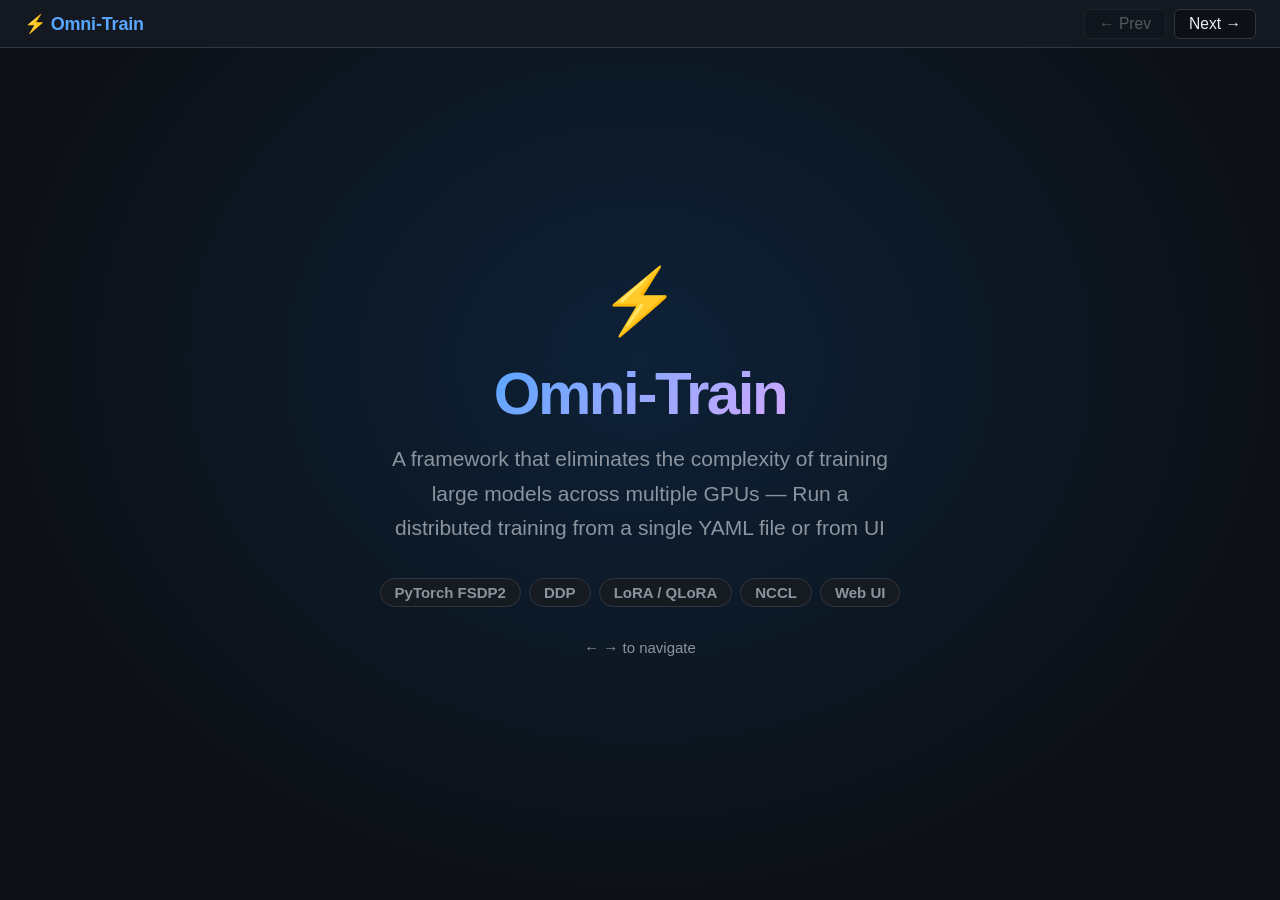
<file: Documentation/presentation_1min.html>
<!DOCTYPE html>
<html lang="en">
<head>
<meta charset="UTF-8" />
<meta name="viewport" content="width=device-width, initial-scale=1.0" />
<title>Omni-Train — 1-Minute Pitch</title>
<style>
  *, *::before, *::after { box-sizing: border-box; margin: 0; padding: 0; }

  :root {
    --bg:      #0d1117;
    --surface: #161b22;
    --border:  #30363d;
    --accent:  #58a6ff;
    --accent2: #3fb950;
    --accent3: #f78166;
    --accent4: #d2a8ff;
    --accent5: #ffa657;
    --text:    #e6edf3;
    --muted:   #8b949e;
  }

  html { font-size: 20px; }
  html, body {
    height: 100%;
    font-family: -apple-system, BlinkMacSystemFont, 'Segoe UI', Roboto, 'Inter', sans-serif;
    background: var(--bg);
    color: var(--text);
    overflow: hidden;
  }

  /* ── Deck ── */
  .deck { width: 100vw; height: 100vh; position: relative; }

  .slide {
    position: absolute;
    inset: 0;
    display: none;
    flex-direction: column;
    padding: 60px 72px 40px;
    animation: fadeIn 0.3s ease;
  }
  .slide.active { display: flex; }

  @keyframes fadeIn {
    from { opacity: 0; transform: translateY(10px); }
    to   { opacity: 1; transform: translateY(0); }
  }

  /* ── Topbar ── */
  .topbar {
    position: fixed;
    top: 0; left: 0; right: 0;
    height: 48px;
    background: rgba(22,27,34,0.95);
    border-bottom: 1px solid var(--border);
    display: flex;
    align-items: center;
    justify-content: space-between;
    padding: 0 24px;
    z-index: 300;
    backdrop-filter: blur(8px);
  }
  .topbar-brand { font-weight: 700; font-size: 0.9rem; color: var(--accent); letter-spacing: -0.01em; }
  .topbar-timer { font-size: 0.78rem; color: var(--muted); font-variant-numeric: tabular-nums; }
  .nav { display: flex; gap: 8px; align-items: center; }
  .nav button {
    background: var(--bg);
    border: 1px solid var(--border);
    color: var(--text);
    border-radius: 6px;
    padding: 5px 14px;
    cursor: pointer;
    font-size: 0.78rem;
    font-weight: 500;
    transition: background 0.15s, border-color 0.15s;
  }
  .nav button:hover { background: #21262d; border-color: var(--accent); }
  .nav button:disabled { opacity: 0.3; cursor: default; }

  /* ── Progress bar ── */
  .progress-bar {
    position: fixed;
    top: 48px; left: 0;
    height: 3px;
    background: linear-gradient(90deg, var(--accent), var(--accent4));
    transition: width 0.3s ease;
    z-index: 200;
  }

  /* ── Slide header ── */
  .slide-header {
    display: flex;
    align-items: center;
    gap: 14px;
    margin-bottom: 24px;
    padding-bottom: 18px;
    position: relative;
  }
  .slide-header::after {
    content: '';
    position: absolute;
    bottom: 0; left: 0; right: 0;
    height: 1px;
    background: linear-gradient(90deg, var(--accent) 0%, var(--accent4) 40%, transparent 100%);
  }
  .slide-icon-wrap {
    width: 44px; height: 44px;
    border-radius: 10px;
    background: linear-gradient(135deg, #1a3a5c, #2d1a3a);
    border: 1px solid var(--border);
    display: flex; align-items: center; justify-content: center;
    font-size: 1.35rem; flex-shrink: 0;
  }
  .slide-title {
    font-size: 1.25rem;
    font-weight: 800;
    letter-spacing: -0.03em;
    color: var(--text);
    line-height: 1.2;
  }
  .slide-subtitle {
    font-size: 0.8rem;
    color: var(--muted);
    margin-top: 3px;
    line-height: 1.4;
  }
  .slide-num {
    margin-left: auto;
    font-size: 0.7rem;
    color: var(--muted);
    font-weight: 600;
    white-space: nowrap;
  }

  /* ── Title slide ── */
  .title-slide {
    justify-content: center;
    align-items: center;
    text-align: center;
    background: radial-gradient(ellipse at 50% 40%, #0d2137 0%, var(--bg) 70%);
  }
  .title-slide .logo { font-size: 3.2rem; margin-bottom: 20px; }
  .title-slide h1 {
    font-size: 3rem;
    font-weight: 800;
    letter-spacing: -0.04em;
    background: linear-gradient(135deg, var(--accent) 0%, var(--accent4) 100%);
    -webkit-background-clip: text;
    -webkit-text-fill-color: transparent;
    background-clip: text;
    margin-bottom: 14px;
  }
  .title-slide .tagline {
    font-size: 1.05rem;
    color: var(--muted);
    max-width: 500px;
    line-height: 1.65;
    margin-bottom: 32px;
  }
  .pill-row {
    display: flex; gap: 8px; flex-wrap: wrap;
    justify-content: center; margin-bottom: 32px;
  }
  .pill {
    background: var(--surface);
    border: 1px solid var(--border);
    border-radius: 20px;
    padding: 5px 14px;
    font-size: 0.75rem;
    font-weight: 600;
    color: var(--muted);
  }
  .title-slide .meta { font-size: 0.75rem; color: var(--muted); }

  /* ── 3-column card row ── */
  .col3 {
    display: grid;
    grid-template-columns: 1fr 1fr 1fr;
    gap: 16px;
    flex: 1;
    min-height: 0;
    align-content: center;
  }
  .col2 {
    display: grid;
    grid-template-columns: 1fr 1fr;
    gap: 18px;
    flex: 1;
    min-height: 0;
    align-content: center;
  }
  .col1 {
    display: flex;
    flex: 1;
    min-height: 0;
    align-items: center;
  }

  /* ── Card ── */
  .card {
    background: var(--surface);
    border: 1px solid var(--border);
    border-radius: 14px;
    padding: 22px 22px 18px;
    display: flex;
    flex-direction: column;
    gap: 0;
    position: relative;
    overflow: hidden;
  }
  .card::before {
    content: '';
    position: absolute;
    top: 0; left: 0; right: 0;
    height: 3px;
  }
  .card-blue::before   { background: linear-gradient(90deg, var(--accent), #1a3a5c); }
  .card-green::before  { background: linear-gradient(90deg, var(--accent2), #1a3a2a); }
  .card-red::before    { background: linear-gradient(90deg, var(--accent3), #3a1a1a); }
  .card-purple::before { background: linear-gradient(90deg, var(--accent4), #2d1a3a); }
  .card-orange::before { background: linear-gradient(90deg, var(--accent5), #3a2a1a); }

  .card-icon { font-size: 1.8rem; margin-bottom: 10px; }
  .card-title {
    font-size: 0.92rem;
    font-weight: 800;
    letter-spacing: -0.02em;
    margin-bottom: 10px;
    line-height: 1.25;
  }
  .card-body {
    font-size: 0.8rem;
    color: #c9d1d9;
    line-height: 1.6;
    flex: 1;
  }
  .card-body code {
    font-size: 0.75em;
    background: #1f2937;
    border-radius: 3px;
    padding: 1px 4px;
    color: var(--accent);
  }
  .card-body strong { color: var(--text); }

  /* ── Stat pills inside cards ── */
  .stat {
    display: inline-flex;
    align-items: baseline;
    gap: 5px;
    margin-top: 12px;
    background: #0d1117;
    border: 1px solid var(--border);
    border-radius: 8px;
    padding: 6px 12px;
  }
  .stat-value { font-size: 1.4rem; font-weight: 800; }
  .stat-label { font-size: 0.7rem; color: var(--muted); }
  .sv-blue   { color: var(--accent); }
  .sv-green  { color: var(--accent2); }
  .sv-red    { color: var(--accent3); }
  .sv-orange { color: var(--accent5); }

  /* ── Bullet list ── */
  .bullets {
    list-style: none;
    display: flex;
    flex-direction: column;
    gap: 9px;
    margin-top: 10px;
  }
  .bullets li {
    display: flex;
    gap: 10px;
    font-size: 0.8rem;
    color: #c9d1d9;
    line-height: 1.55;
  }
  .bullets li .dot {
    width: 6px; height: 6px;
    border-radius: 50%;
    flex-shrink: 0;
    margin-top: 7px;
  }
  .bullets li code { font-size: 0.75em; background: #1f2937; border-radius: 3px; padding: 1px 4px; color: var(--accent); }

  /* ── Code block ── */
  .codeblock {
    background: #0d1117;
    border: 1px solid var(--border);
    border-radius: 8px;
    padding: 12px 16px;
    font-family: 'JetBrains Mono', 'Fira Code', 'Consolas', monospace;
    font-size: 0.73rem;
    line-height: 1.85;
    white-space: pre;
    margin-top: 12px;
    flex-shrink: 0;
  }
  .cm  { color: var(--muted); }
  .kw  { color: var(--accent2); }
  .str { color: var(--accent5); }
  .out { color: var(--accent); }

  @keyframes pulse {
    0%, 100% { opacity: 1; }
    50%       { opacity: 0.3; }
  }

  /* ── Thank You ── */
  .thankyou-slide {
    justify-content: center;
    align-items: center;
    text-align: center;
    background: radial-gradient(ellipse at 50% 40%, #0d2137 0%, var(--bg) 70%);
  }
  .thankyou-slide .ty-logo { font-size: 2.8rem; margin-bottom: 16px; }
  .thankyou-slide h2 {
    font-size: 2.6rem;
    font-weight: 800;
    letter-spacing: -0.04em;
    background: linear-gradient(135deg, var(--accent) 0%, var(--accent4) 100%);
    -webkit-background-clip: text;
    -webkit-text-fill-color: transparent;
    background-clip: text;
    margin-bottom: 12px;
  }
  .thankyou-slide .ty-sub {
    font-size: 0.92rem;
    color: var(--muted);
    max-width: 460px;
    line-height: 1.65;
    margin-bottom: 28px;
  }
  .ty-links {
    display: flex; gap: 10px; flex-wrap: wrap;
    justify-content: center; margin-bottom: 28px;
  }
  .ty-link {
    background: var(--surface);
    border: 1px solid var(--border);
    color: var(--accent);
    border-radius: 8px;
    padding: 7px 18px;
    font-size: 0.82rem;
    font-weight: 600;
    text-decoration: none;
    transition: border-color 0.15s;
  }
  .ty-link:hover { border-color: var(--accent); }
  .ty-made { font-size: 0.72rem; color: var(--muted); margin-top: 8px; }
</style>
</head>
<body>

<div class="deck" id="deck">

  <!-- ═══  SLIDE 0 — TITLE  ═══ -->
  <div class="slide title-slide active" id="s0">
    <div class="logo">⚡</div>
    <h1>Omni-Train</h1>
    <p class="tagline">
      A framework that eliminates the complexity of training large models across multiple GPUs — Run a distributed training from a single YAML file or from UI
    </p>
    <div class="pill-row">
      <span class="pill">PyTorch FSDP2</span>
      <span class="pill">DDP</span>
      <span class="pill">LoRA / QLoRA</span>
      <span class="pill">NCCL</span>
      <span class="pill">Web UI</span>
    </div>
    <p class="meta">← → to navigate</p>
  </div>

  <!-- ═══  SLIDE 1 — WHY DISTRIBUTED?  ═══ -->
  <div class="slide" id="s1">
    <div class="slide-header">
      <div class="slide-icon-wrap">🌍</div>
      <div>
        <div class="slide-title">Why Do We Need Distributed Training?</div>
        <div class="slide-subtitle">Scaling from a notebook to real-world models requires more than one GPU</div>
      </div>
      <span class="slide-num">1 / 5</span>
    </div>

    <div class="col3">

      <div class="card card-blue">
        <div class="card-icon">📈</div>
        <div class="card-title">Bigger = Better</div>
        <div class="card-body">
          The best-performing models are the largest ones. GPT-5.4, Gemini 3.1 Pro, Llama 4 — scale is the single most reliable way to improve accuracy, reasoning, and generalization.
          <div class="stat"><span class="stat-value sv-blue">70B+</span><span class="stat-label">params in top models</span></div>
        </div>
      </div>

      <div class="card card-orange">
        <div class="card-icon">⚠️</div>
        <div class="card-title">PEFT &amp; Quantization Have Limits</div>
        <div class="card-body">
          LoRA, QLoRA, and 4-bit quantization reduce VRAM but come at a cost — lower model capacity, degraded accuracy on complex tasks, and constraints on which layers you can update. <strong>Full fine-tune always wins on quality.</strong>
        </div>
      </div>

      <div class="card card-green">
        <div class="card-icon">⏱️</div>
        <div class="card-title">One GPU Does Not Fit the Required VRAM — Even If It Did, a Single GPU Is Too Slow</div>
        <div class="card-body">
          Full fine-tuning requires <strong>~12× the model's bf16 size</strong> in VRAM:
          <ul class="bullets" style="margin-top:8px;">
            <li><span class="dot" style="background:var(--accent2);"></span><span>Weights (bf16) — <strong>2 bytes/param</strong></span></li>
            <li><span class="dot" style="background:var(--accent2);"></span><span>Gradients (bf16) — <strong>2 bytes/param</strong></span></li>
            <li><span class="dot" style="background:var(--accent2);"></span><span>AdamW m₁ + m₂ (fp32) — <strong>8 bytes/param</strong></span></li>
          </ul>
          <p style="font-size:0.75rem;color:var(--muted);margin-top:8px;">LLaMA-2 7B = 14 GB weights → <strong>84 GB total</strong>. An A100 80 GB can't hold it. And even if it could, training at scale takes <strong>days</strong> — distributing across 8 GPUs cuts that to hours.</p>
          <div class="stat"><span class="stat-value sv-green">12×</span><span class="stat-label">model size in VRAM</span></div>
        </div>
      </div>

    </div>
  </div>

  <!-- ═══  SLIDE 2 — THE PROBLEM  ═══ -->
  <div class="slide" id="s1">
    <div class="slide-header">
      <div class="slide-icon-wrap">💀</div>
      <div>
        <div class="slide-title">The Problem — What You Need to Know Before You Start</div>
        <div class="slide-subtitle">Distributed training demands expertise across many layers — all before writing a single line of training code</div>
      </div>
      <span class="slide-num">2 / 5</span>
    </div>

    <div class="col3" style="grid-template-columns:1fr 1fr 1fr;">

      <div class="card card-purple">
        <div class="card-icon">🔗</div>
        <div class="card-title">Communication Primitives</div>
        <div class="card-body">
          <ul class="bullets" style="margin-top:0;">
            <li><span class="dot" style="background:var(--accent4);"></span><span><strong>torchrun</strong> — RANK, LOCAL_RANK, WORLD_SIZE, <code>init_process_group</code>, rendezvous &amp; elastic launch</span></li>
            <li><span class="dot" style="background:var(--accent4);"></span><span><strong>NCCL Collectives</strong> — AllReduce, ReduceScatter, AllGather, Broadcast, Barrier</span></li>
            <li><span class="dot" style="background:var(--accent4);"></span><span><strong>DDP</strong> — gradient all-reduce sync, bucket overlap, <code>no_sync</code> context, rank-0 writes</span></li>
            <li><span class="dot" style="background:var(--accent4);"></span><span><strong>ZeRO</strong> — stage 1/2/3 optimizer &amp; gradient sharding, how FSDP maps to ZeRO-3</span></li>
          </ul>
        </div>
      </div>

      <div class="card card-blue">
        <div class="card-icon">⚙️</div>
        <div class="card-title">Sharding &amp; Memory</div>
        <div class="card-body">
          <ul class="bullets" style="margin-top:0;">
            <li><span class="dot" style="background:var(--accent);"></span><span><strong>FSDP <code>fully_shard</code></strong> — wrap policy, meta-device init, leaf-first order, all-gather / reduce-scatter</span></li>
            <li><span class="dot" style="background:var(--accent);"></span><span><strong>Mixed precision &amp; dtypes</strong> — param / reduce / output dtype interaction, bf16 vs fp32 optimizer states</span></li>
            <li><span class="dot" style="background:var(--accent);"></span><span><strong>Prefetching</strong> — forward &amp; backward prefetch depth, overlapping all-gather with compute</span></li>
            <li><span class="dot" style="background:var(--accent);"></span><span><strong>Gradient checkpointing</strong> — recompute activations to trade compute for memory</span></li>
          </ul>
        </div>
      </div>

      <div class="card card-orange">
        <div class="card-icon">💾</div>
        <div class="card-title">Checkpointing &amp; Libraries</div>
        <div class="card-body">
          <ul class="bullets" style="margin-top:0;">
            <li><span class="dot" style="background:var(--accent5);"></span><span><strong>DCP / DTensor</strong> — sharded save &amp; load, <code>broadcast_from_rank0</code>, state-dict reassembly</span></li>
            <li><span class="dot" style="background:var(--accent5);"></span><span><strong>Saving / loading sharded models</strong> — rank-consistent reassembly across strategies</span></li>
            <li><span class="dot" style="background:var(--accent5);"></span><span><strong>Libraries</strong> — PyTorch, Transformers, BitsAndBytes, PEFT, torchvision — each with its own distributed quirks</span></li>
            <li><span class="dot" style="background:var(--accent5);"></span><span><strong>Silent failures</strong> — deadlocks, NaN loss, gradient corruption — often with <em>no error message</em></span></li>
          </ul>
        </div>
      </div>

    </div>
  </div>

  <!-- ═══  SLIDE 2 — THE SOLUTION  ═══ -->
  <div class="slide" id="s2">
    <div class="slide-header">
      <div class="slide-icon-wrap">🚀</div>
      <div>
        <div class="slide-title">The Solution — Omni-Train</div>
        <div class="slide-subtitle">Everything above is handled for you — configure, launch, train</div>
      </div>
      <span class="slide-num">3 / 5</span>
    </div>

    <div class="col2">

      <!-- Left: config snippet -->
      <div class="card card-blue" style="overflow:hidden;">
        <div class="card-title">One Config File → Any Setup</div>
        <div class="card-body" style="flex:0 0 auto;">Switch strategy, model, or GPU count with a single field — no code changes.</div>
        <div class="codeblock" style="flex:1;overflow-y:auto;font-size:0.68rem;"><span class="cm">## config.yaml — the only file you touch</span>

<span class="kw">model_name</span>: facebook/opt-125m  <span class="cm"># meta-llama/Llama-2-7b | Meta-Llama-3-70B | gpt2</span>
<span class="kw">model_type</span>: llm                 <span class="cm"># llm | seq2seq | vision | yolo | vlm | encoder</span>

<span class="kw">dataset</span>:
  name:   wikitext            <span class="cm"># wikitext | ptb_text_only | openwebtext | c4</span>
  subset: wikitext-2-raw-v1
  split:  train[:2%]          <span class="cm"># how much of the split to use</span>

<span class="kw">training</span>:
  epochs:                 4
  batch_size:             16
  max_length:             64
  learning_rate:          2e-5
  gradient_checkpointing: <span class="kw">false</span>
  warmup_steps:           100
  weight_decay:           0.01

<span class="kw">strategy</span>:       fsdp         <span class="cm"># solo | ddp | fsdp</span>
<span class="kw">num_gpus</span>:       1
<span class="kw">checkpoint_dir</span>: checkpoints
<span class="kw">save</span>:           <span class="kw">true</span>

<span class="kw">peft</span>:                           <span class="cm">## Parameter Efficient Fine-Tuning</span>
  enabled:        <span class="kw">true</span>
  type:           lora            <span class="cm"># lora | qlora</span>
  r:              8               <span class="cm"># rank: 4 | 8 | 16 | 64</span>
  alpha:          16
  dropout:        0.05
  target_modules: all-linear      <span class="cm"># or ["q_proj","k_proj","v_proj","o_proj"]</span>
  bias:           none            <span class="cm"># none | all | lora_only</span>

<span class="kw">quantization</span>:
  enabled:      <span class="kw">false</span>            <span class="cm"># true → QLoRA</span>
  bits:         4                 <span class="cm"># 4 or 8</span>
  quant_type:   nf4               <span class="cm"># nf4 | fp4</span>
  compute_dtype: bfloat16
  double_quant: <span class="kw">true</span>

<span class="kw">wandb</span>:
  wandb_log_with_train: <span class="kw">false</span>
  wandb_entity:         <span class="str">"dist-train"</span>
  wandb_project:        <span class="str">"dist-train-project"</span>
</div>
      </div>

      <!-- Right: feature bullets -->
      <div style="display:flex;flex-direction:column;gap:14px;min-height:0;">

        <div class="card card-green" style="flex:1;overflow:hidden;">
          <div class="card-title">What Omni-Train Does For You</div>
          <ul class="bullets" style="margin-top:0;overflow-y:auto;flex:1;padding-right:4px;">
            <li><span class="dot" style="background:var(--accent2);"></span><span><strong>FSDP2 sharding</strong> — meta-device init, leaf-first wrap order, all-gather / reduce-scatter, mixed-precision policy</span></li>
            <li><span class="dot" style="background:var(--accent2);"></span><span><strong>DDP</strong> — per-rank model load, all-reduce gradient sync, rank-0 checkpoint write</span></li>
            <li><span class="dot" style="background:var(--accent2);"></span><span><strong>LoRA / QLoRA</strong> — PEFT adapter injection, 4-bit BitsAndBytes nf4/fp4, k-bit training prep, optional double quantization</span></li>
            <li><span class="dot" style="background:var(--accent2);"></span><span><strong>PEFT + FSDP</strong> — LoRA adapters correctly wrapped inside FSDP sharding boundaries; gradients flow through sharded adapters without corruption</span></li>
            <li><span class="dot" style="background:var(--accent2);"></span><span><strong>No setup code needed</strong> — GPU assignment, process coordination, and model loading across ranks are all taken care of automatically</span></li>
            <li><span class="dot" style="background:var(--accent2);"></span><span><strong>Mixed precision</strong> — bf16 params, fp32 optimizer states, configurable reduce/output dtypes — no manual casting</span></li>
            <li><span class="dot" style="background:var(--accent2);"></span><span><strong>W&amp;B monitoring</strong> — opt-in loss curves, GPU memory snapshots, and per-rank diagnostics via <code>all_gather_object</code></span></li>
            <li><span class="dot" style="background:var(--accent2);"></span><span><strong>20+ architectures</strong> — LLMs, Vision CNNs, YOLO, VLMs, embedding models — one <code>model_type</code> field</span></li>
            <li><span class="dot" style="background:var(--accent2);"></span><span><strong>Single → multi-GPU</strong> — switch from solo to DDP to FSDP by changing one line in the YAML, zero code changes</span></li>
          </ul>
        </div>

        <div class="card card-purple" style="flex:0 0 auto;">
          <div class="card-title">Web UI / CLI + YAML File</div>
          <div class="card-body">
            <strong>Option 1 — CLI:</strong> edit <code>config.yaml</code>, then launch:
            <div class="codeblock" style="margin-top:8px;font-size:0.68rem;line-height:1.7;">
<span class="cm"># single GPU</span>
<span class="out">python train.py --config config.yaml</span>

<span class="cm"># multi-GPU (torchrun)</span>
<span class="out">bash launch.sh</span>

<span class="cm"># SLURM cluster</span>
<span class="out">sbatch scripts/slurm_train.sh</span></div>
            <p style="margin-top:10px;font-size:0.78rem;color:#c9d1d9;"><strong>Option 2 — Web UI:</strong> <code>bash ui/launch_ui.sh</code> → visual YAML editor. Toggle LoRA, pick strategy, click <strong>Launch</strong> — live logs stream in the browser.</p>
          </div>
        </div>

      </div>
    </div>
  </div>

  <!-- ═══  SLIDE — IN PROGRESS  ═══ -->
  <div class="slide" id="s-next">
    <div class="slide-header">
      <div class="slide-icon-wrap">🚧</div>
      <div>
        <div class="slide-title">In Progress</div>
        <div class="slide-subtitle">What's being built next</div>
      </div>
    </div>

    <div class="col2">

      <!-- SLURM -->
      <div class="card card-green">
        <div class="card-icon">🖥️</div>
        <div class="card-title">SLURM — Multi-Node Training</div>
        <div class="card-body">
          Today <code>torchrun</code> spawns processes on <strong>one node</strong>. SLURM spans them across <strong>many nodes</strong>, each with its own GPUs, over InfiniBand.
          <ul class="bullets" style="margin-top:12px;">
            <li><span class="dot" style="background:var(--accent2);"></span><span><strong>Auto-generated job scripts</strong> from <code>config.yaml</code> — <code>MASTER_ADDR</code>, <code>MASTER_PORT</code>, <code>WORLD_SIZE</code> set automatically</span></li>
            <li><span class="dot" style="background:var(--accent2);"></span><span><strong>Elastic rendezvous</strong> via <code>torchrun --nnodes=N --rdzv-backend=c10d</code></span></li>
            <li><span class="dot" style="background:var(--accent2);"></span><span><strong>Auto-requeue on preemption</strong> — checkpoint-on-signal, job re-queues and resumes</span></li>
          </ul>
          <div style="display:flex;gap:10px;margin-top:14px;">
            <div class="stat"><span class="stat-value sv-blue">1</span><span class="stat-label">node today</span></div>
            <div class="stat"><span class="stat-value sv-green">N</span><span class="stat-label">nodes with SLURM</span></div>
          </div>
        </div>
      </div>

      <!-- Multi-Dimensional Parallelism -->
      <div class="card card-purple">
        <div class="card-icon">🔲</div>
        <div class="card-title">Multi-Dimensional Parallelism &nbsp;<span style="font-size:0.6rem;font-weight:700;text-transform:uppercase;letter-spacing:0.1em;background:#1a3a5c;color:var(--accent);border:1px solid #2a5a8c;border-radius:20px;padding:2px 9px;vertical-align:middle;">In Progress</span></div>
        <div class="card-body">
          Combining Data, Tensor &amp; Pipeline Parallelism via <strong>DeviceMesh</strong> — the path to training <strong>1T+ parameter models</strong>.
          <ul class="bullets" style="margin-top:12px;">
            <li><span class="dot" style="background:var(--accent4);"></span><span><strong>Tensor Parallelism (TP)</strong> — split weight matrices across GPUs within a node; each rank owns a row or column shard</span></li>
            <li><span class="dot" style="background:var(--accent4);"></span><span><strong>Pipeline Parallelism (PP)</strong> — slice model by layers across stages; only activations cross boundaries (works over slow inter-node links)</span></li>
            <li><span class="dot" style="background:var(--accent4);"></span><span><strong>DeviceMesh (DP × TP × PP)</strong> — named grid dimensions give each strategy its own process group; used by Megatron-LM &amp; GPT-4</span></li>
            <li><span class="dot" style="background:var(--accent4);"></span><span><strong>4D / 6D parallelism</strong> — add Context Parallel + Expert Parallel for MoE at full scale</span></li>
          </ul>
          <div class="stat" style="margin-top:14px;">
            <span class="stat-value" style="color:var(--accent4);">1T+</span>
            <span class="stat-label">params — target scale</span>
          </div>
        </div>
      </div>

    </div>
  </div>

  <!-- ═══  SLIDE — LIVE DEMO  ═══ -->
  <div class="slide thankyou-slide" id="s3">
    <div class="ty-logo">🎬</div>
    <h2>Live Demo</h2>
    <p class="ty-sub">
      RunPod — Multi-GPU<br>
      DDP · FSDP · LoRA · QLoRA
    </p>
    <div class="pill-row">
      <span class="pill">PyTorch FSDP2</span>
      <span class="pill">DDP</span>
      <span class="pill">LoRA / QLoRA</span>
      <span class="pill">NCCL</span>
      <span class="pill">DCP &amp; DTensor</span>
      <span class="pill">Web UI</span>
    </div>
  </div>

</div><!-- /.deck -->

<!-- Top bar -->
<div class="topbar">
  <span class="topbar-brand">⚡ Omni-Train</span>
  <div class="nav">
    <button id="btnPrev" onclick="navigate(-1)" disabled>← Prev</button>
    <button id="btnNext" onclick="navigate(1)">Next →</button>
  </div>
</div>

<!-- Progress bar -->
<div class="progress-bar" id="progress"></div>

<script>
  const slides = document.querySelectorAll('.slide');
  const total  = slides.length;
  let   cur    = 0;

  function showSlide(n) {
    slides[cur].classList.remove('active');
    cur = (n + total) % total;
    slides[cur].classList.add('active');
    document.getElementById('progress').style.width = ((cur / (total - 1)) * 100) + '%';
    document.getElementById('btnPrev').disabled = cur === 0;
    document.getElementById('btnNext').disabled = cur === total - 1;
  }

  function navigate(dir) { showSlide(cur + dir); }

  document.addEventListener('keydown', e => {
    if (e.key === 'ArrowRight' || e.key === 'ArrowDown') navigate(+1);
    if (e.key === 'ArrowLeft'  || e.key === 'ArrowUp')  navigate(-1);
  });


</script>
</body>
</html>
</file>
